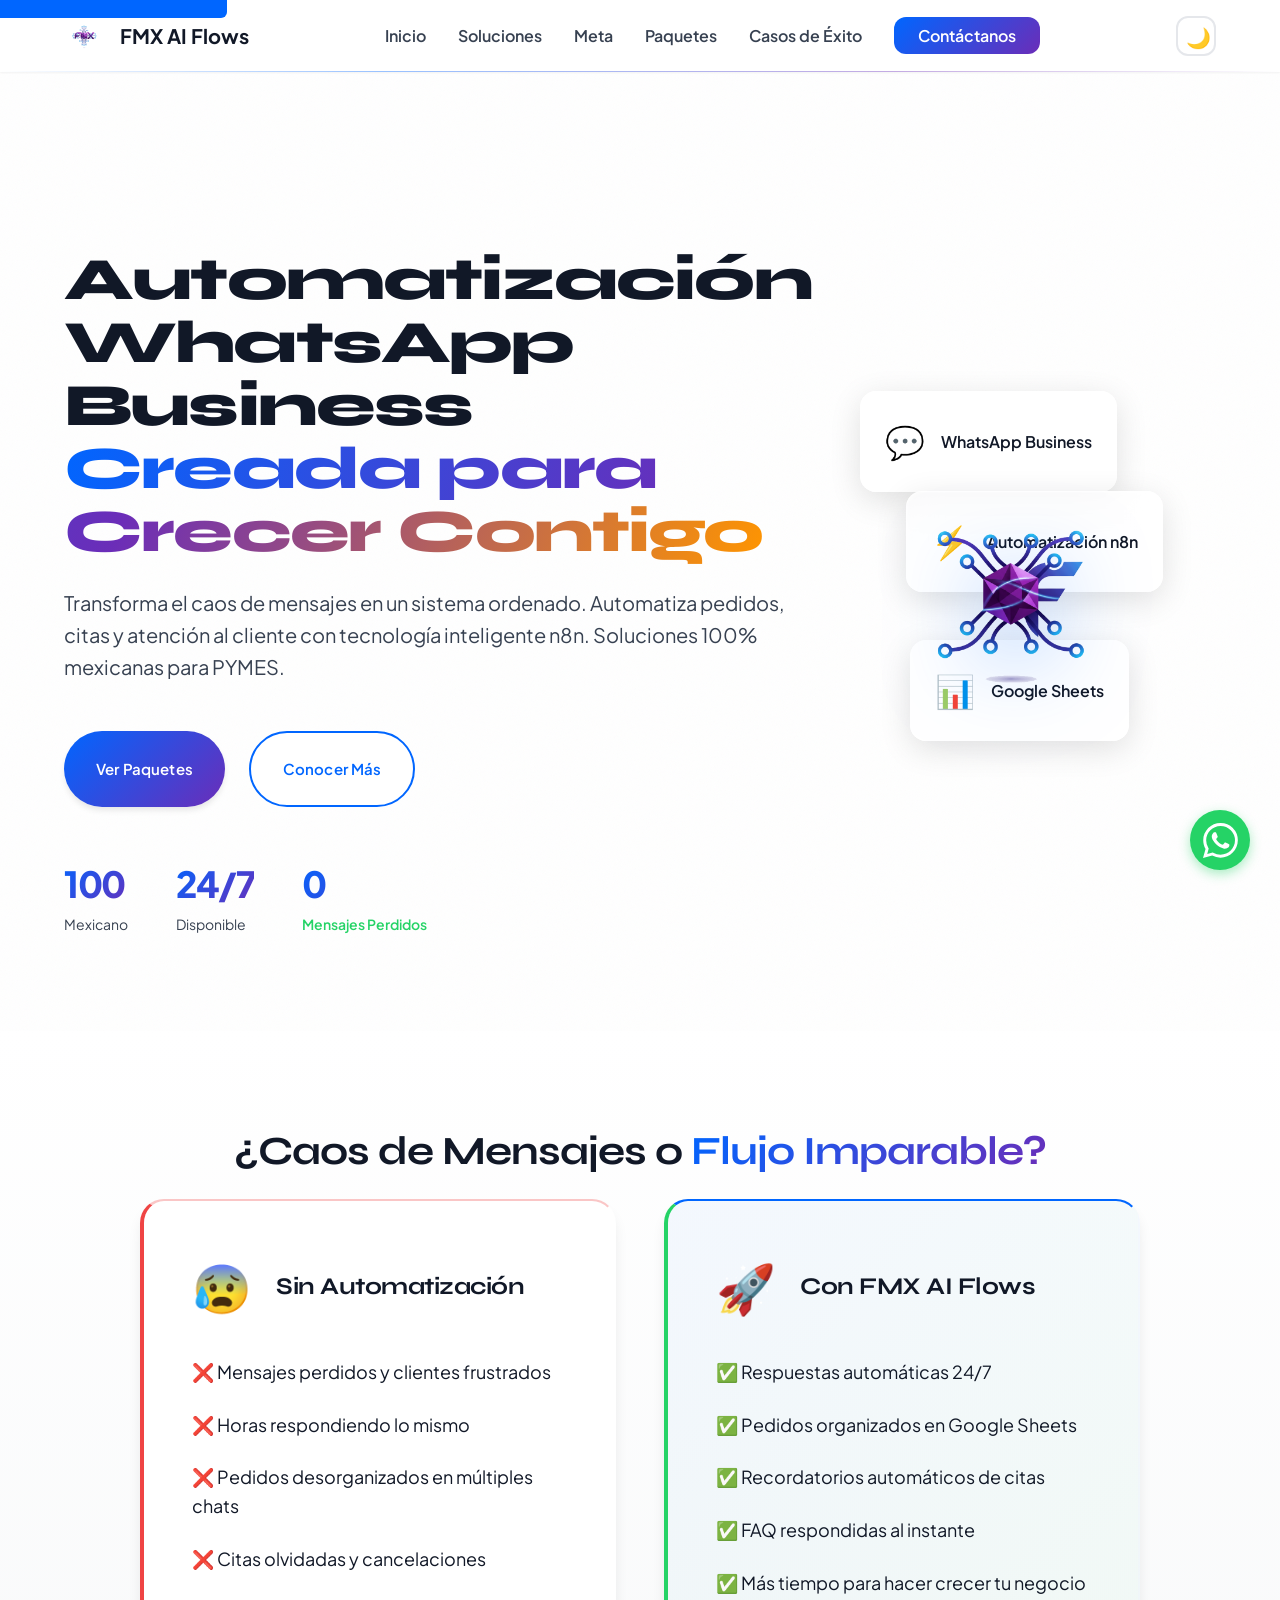
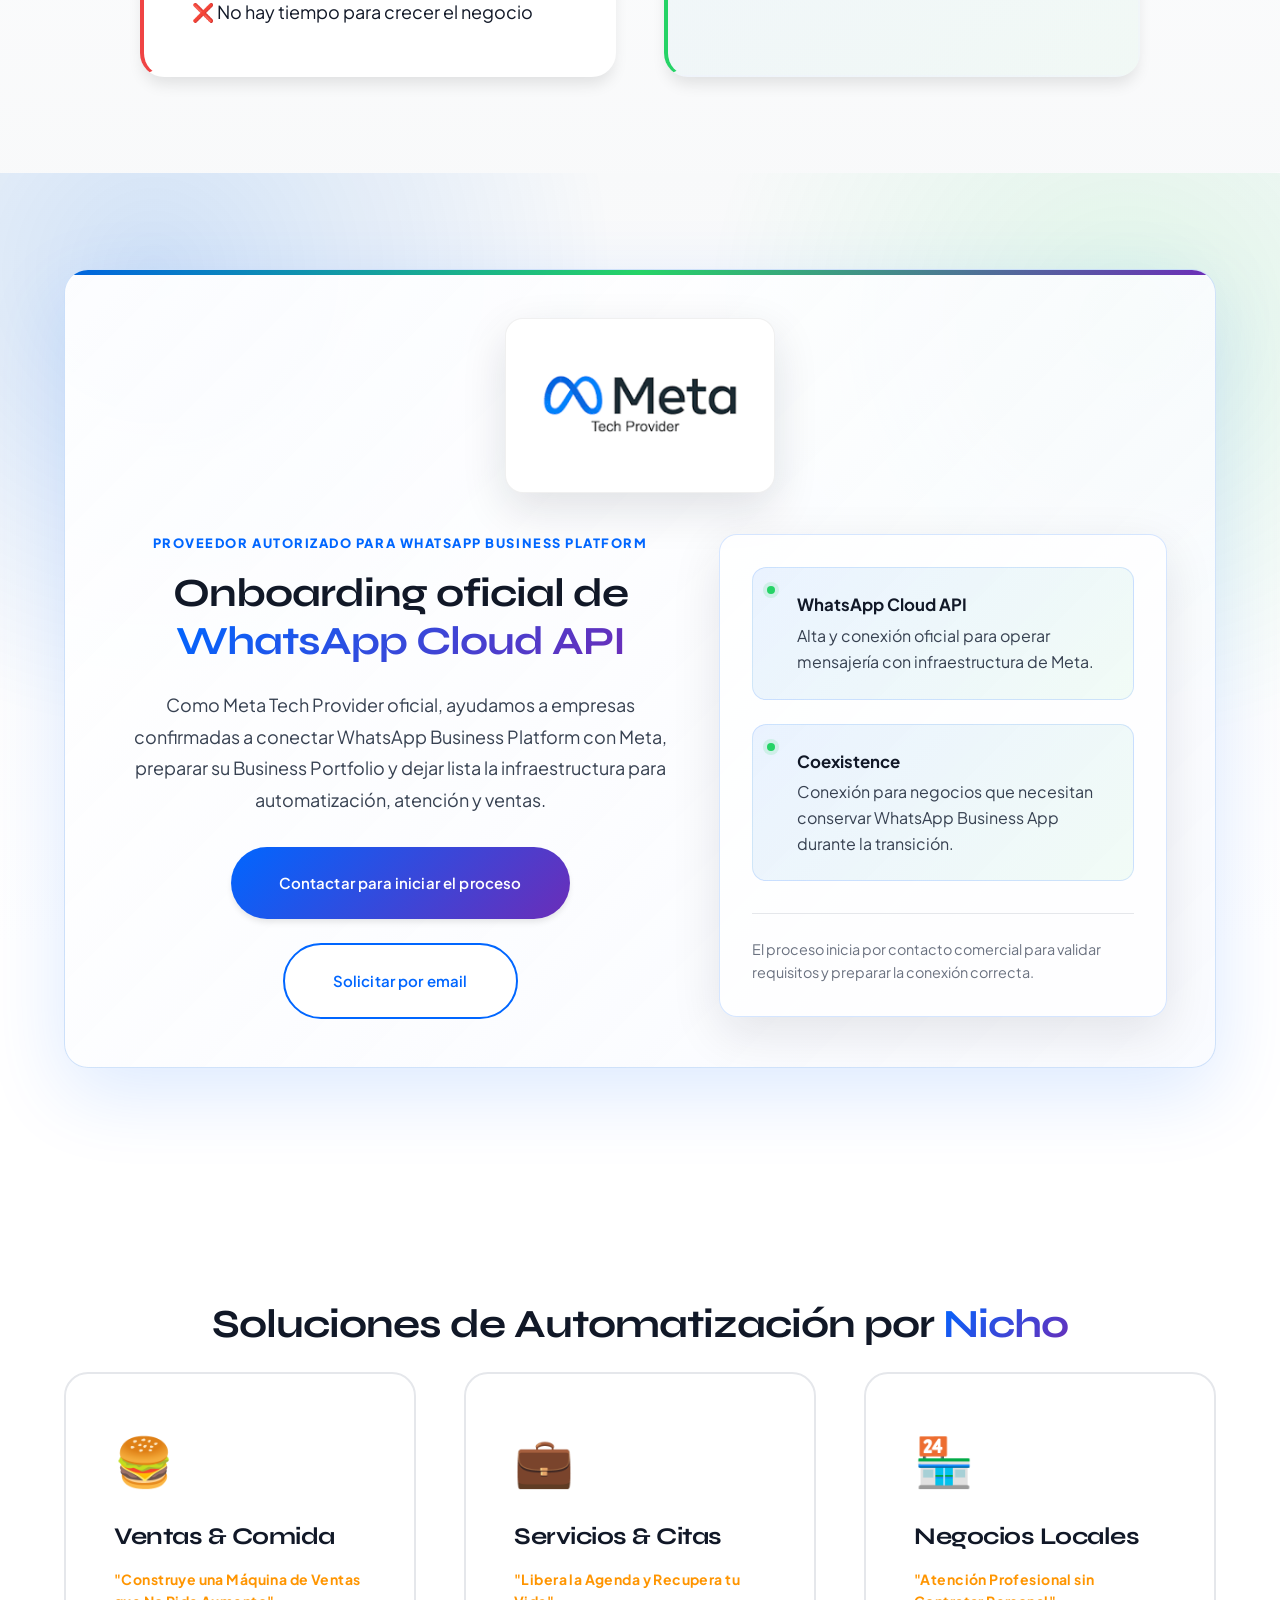
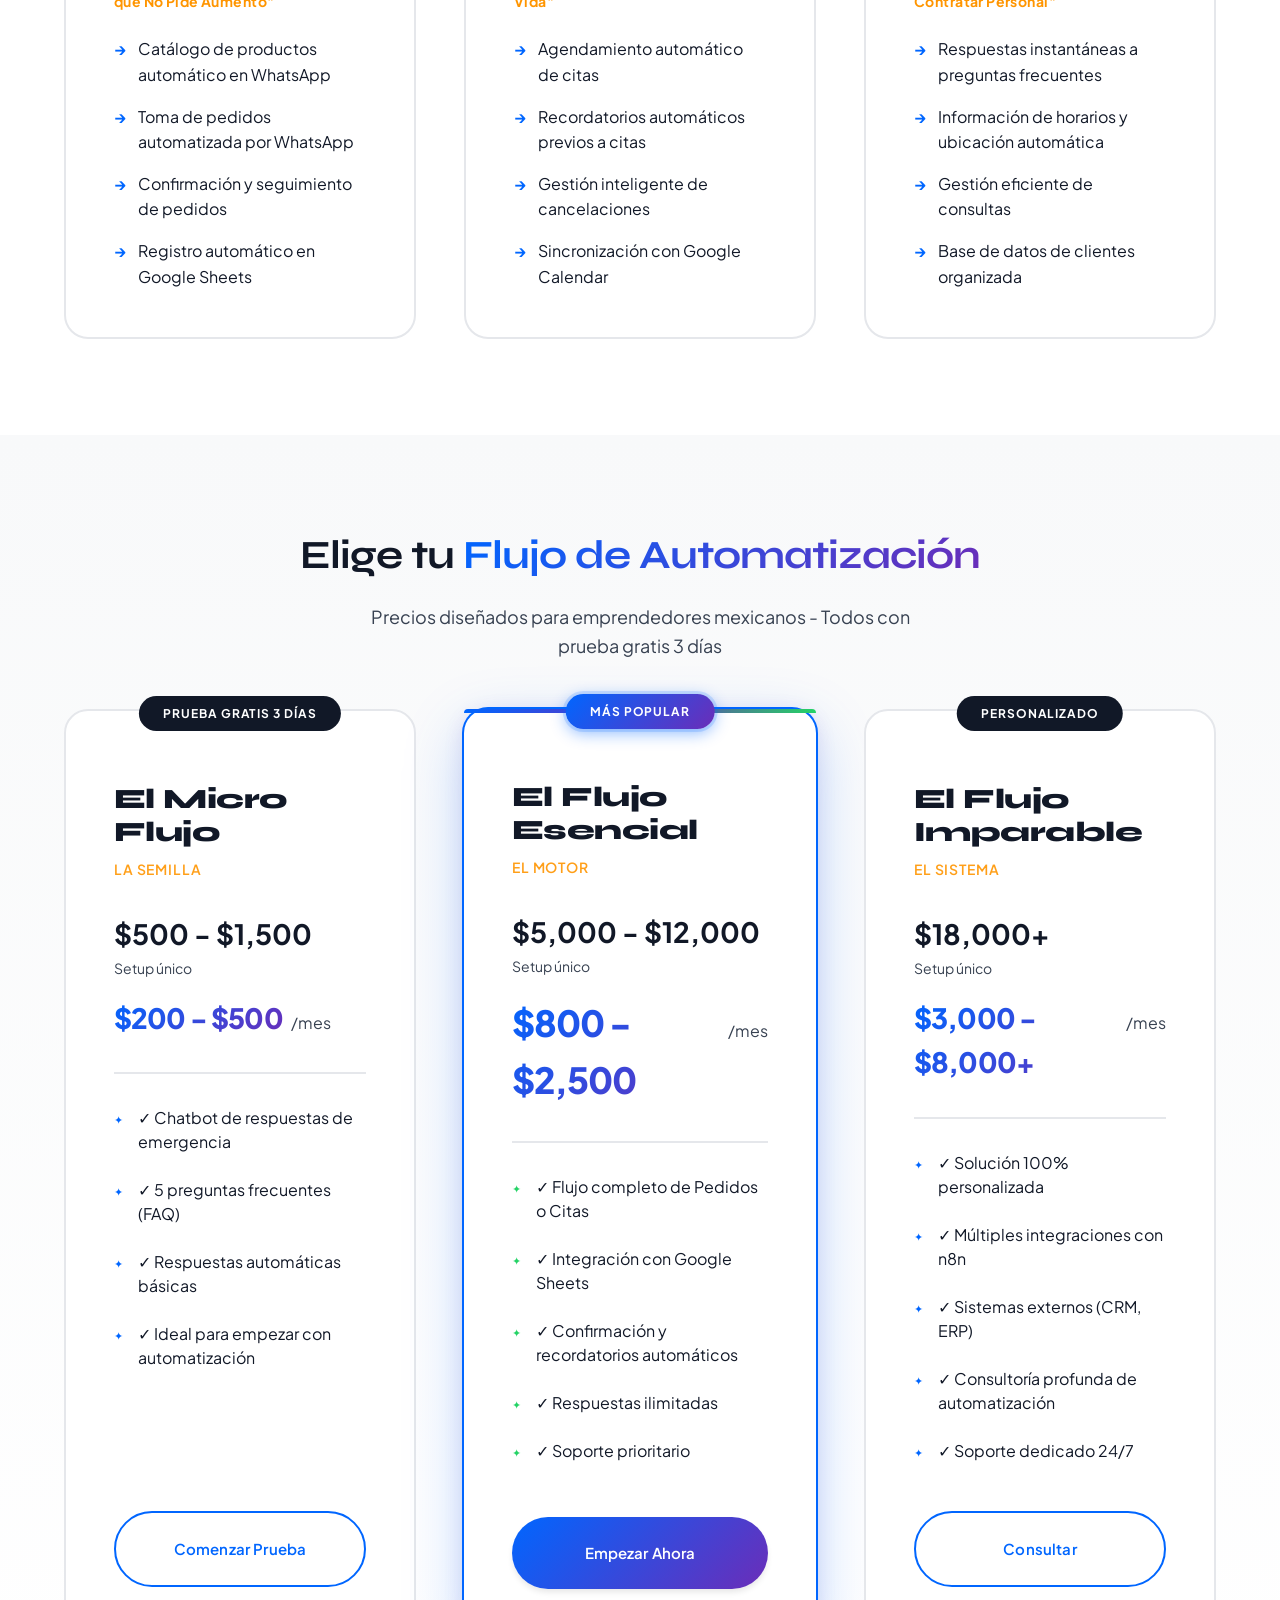
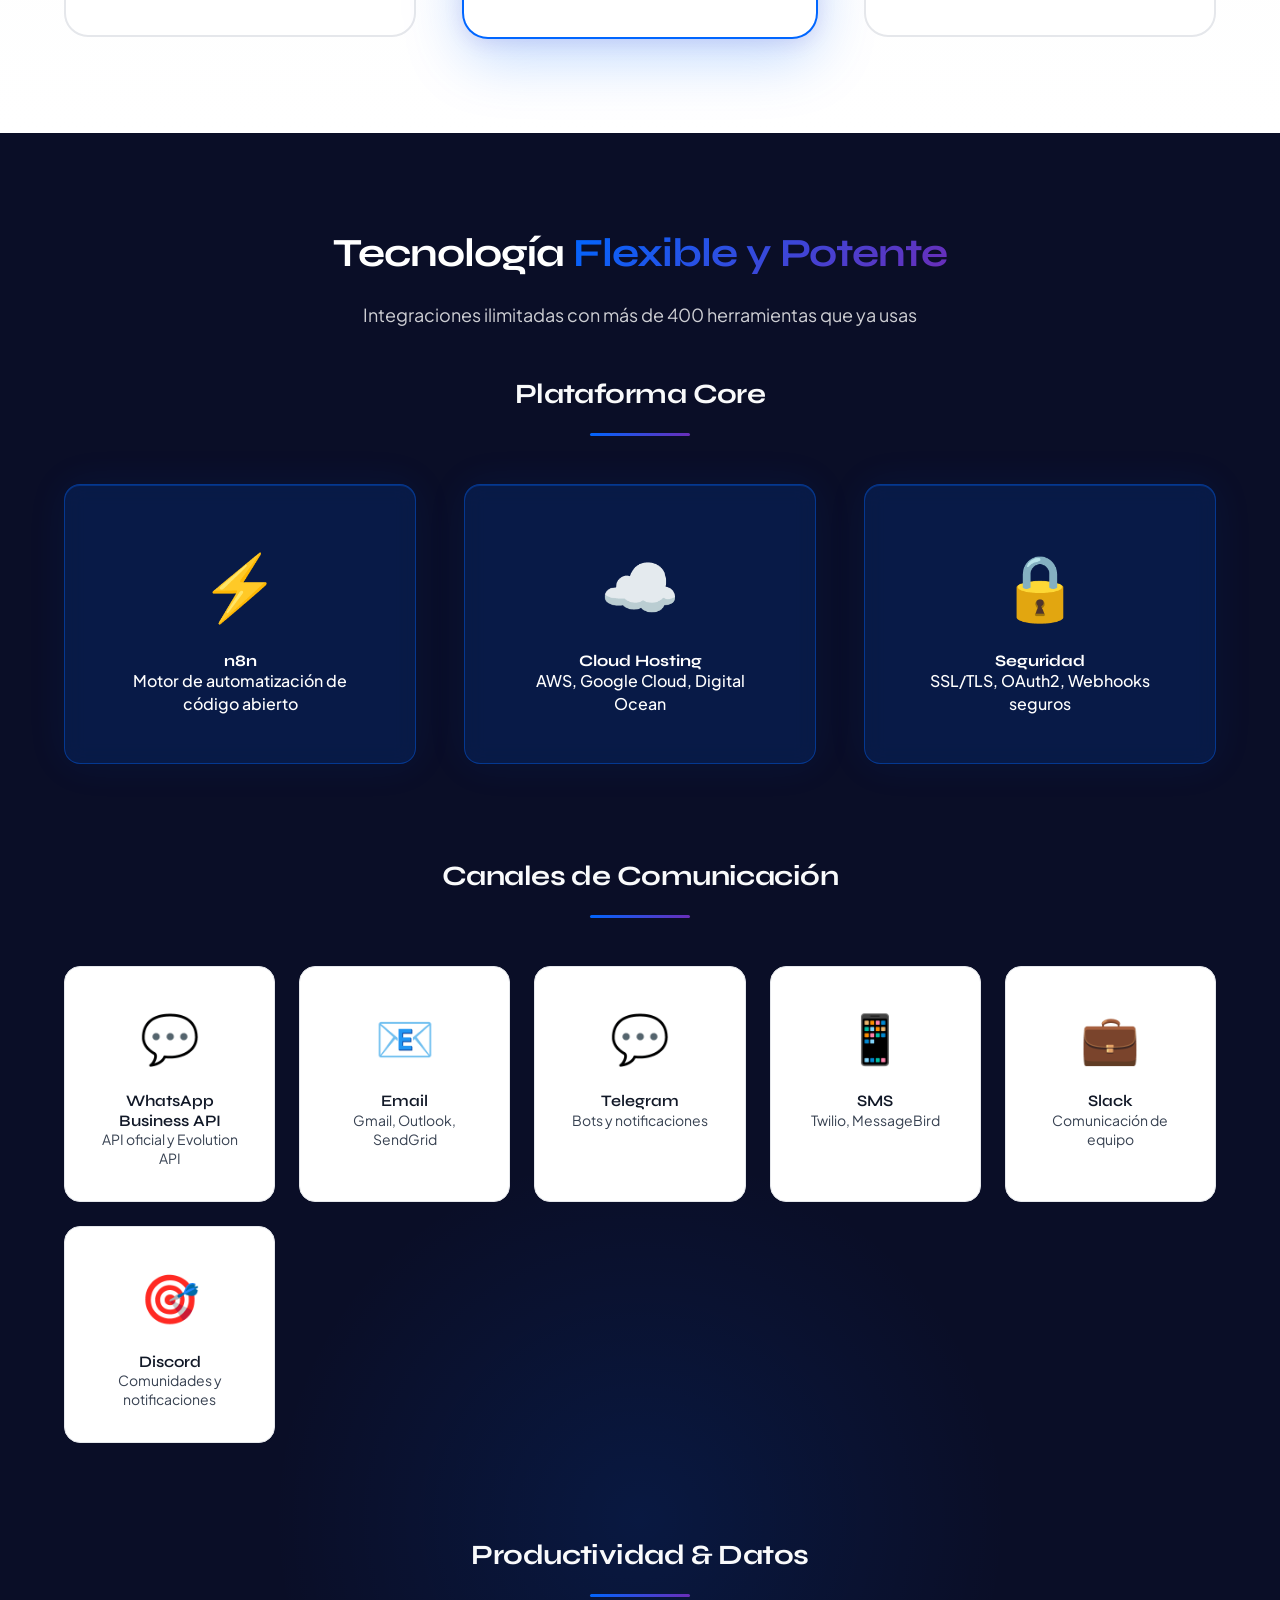
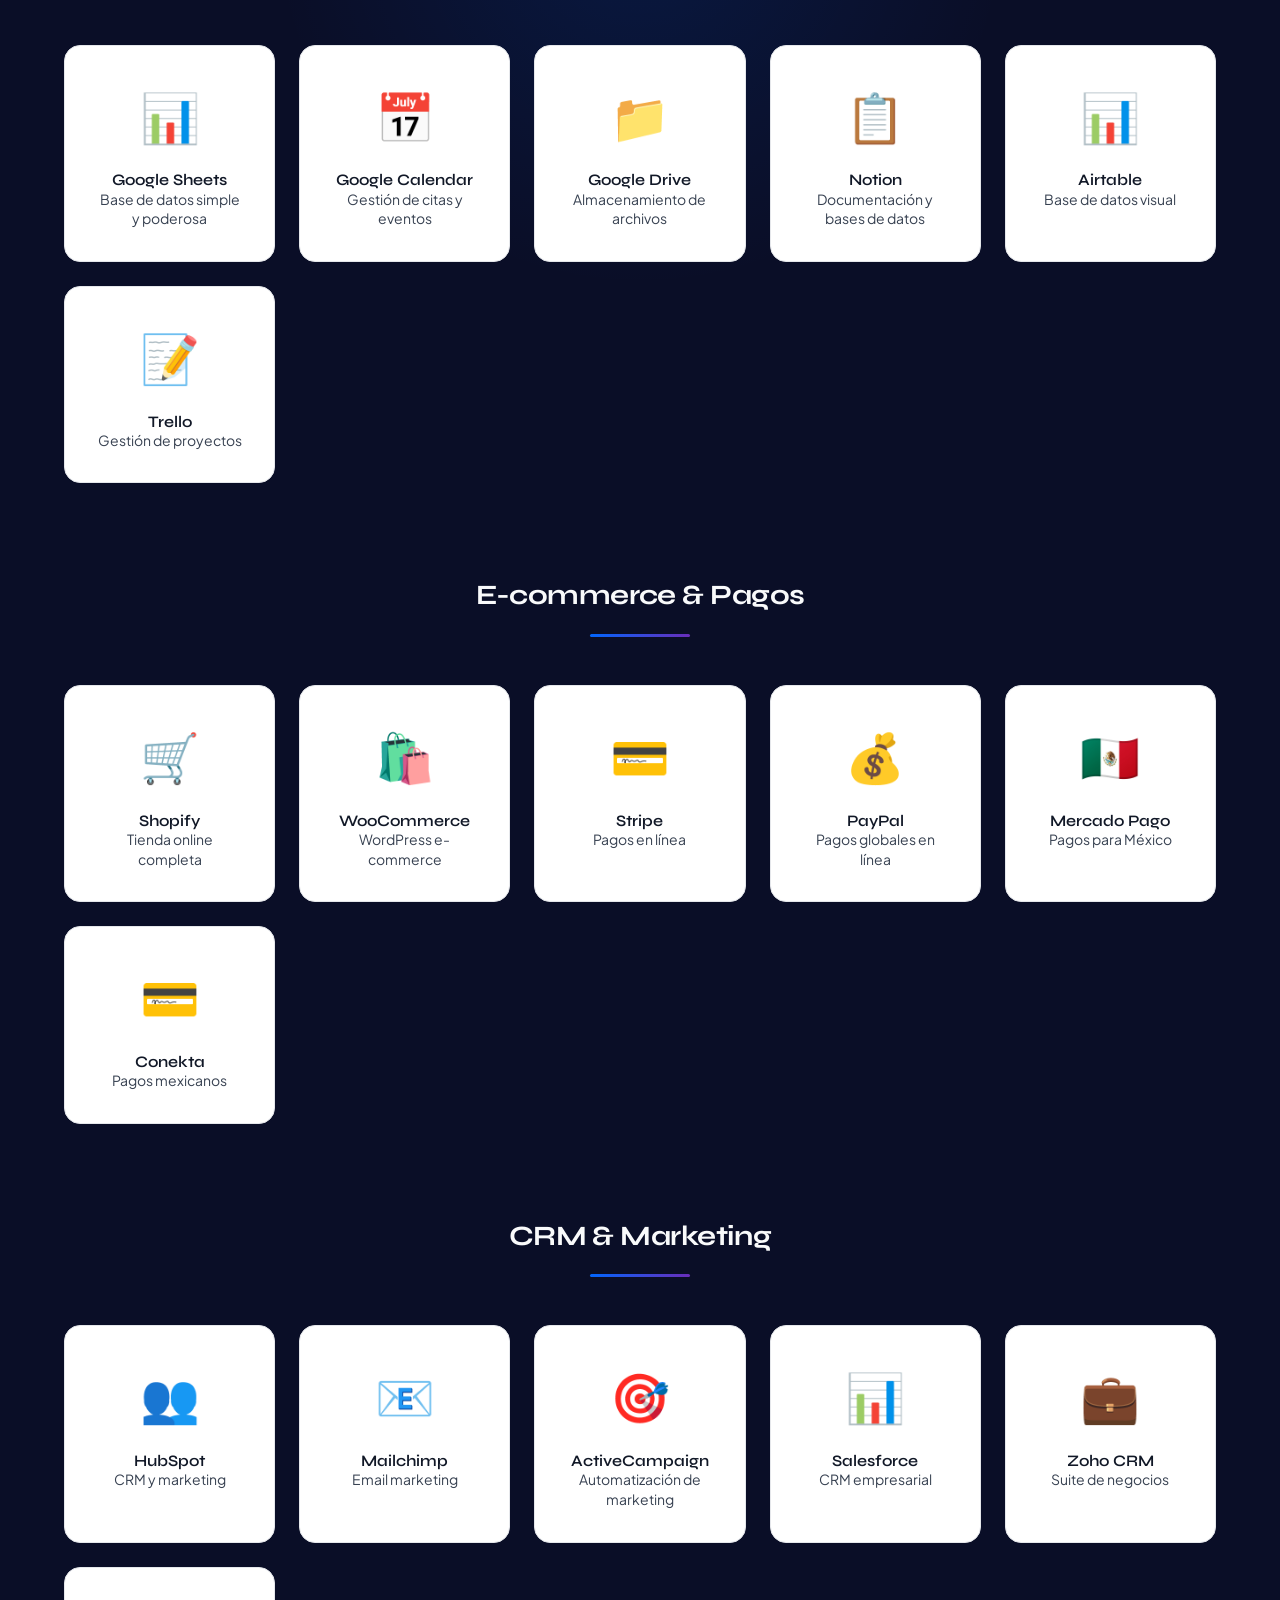
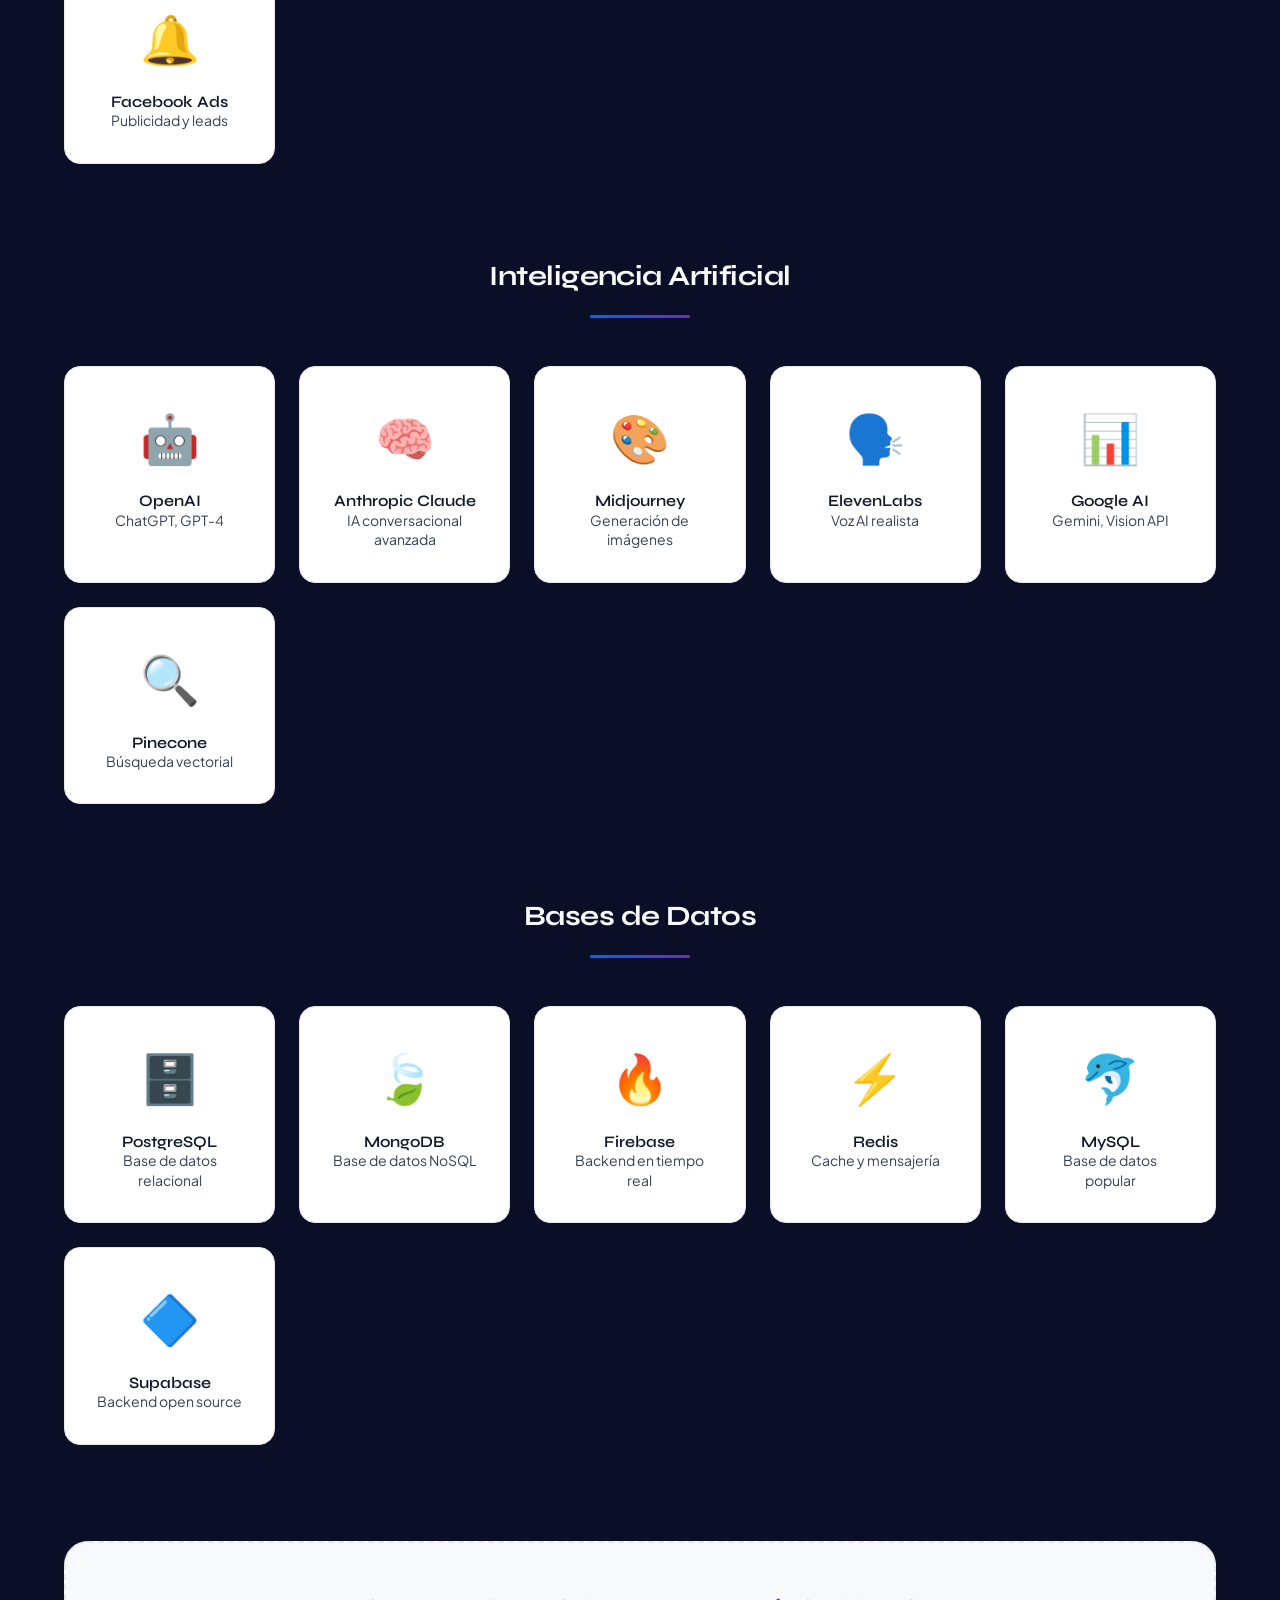
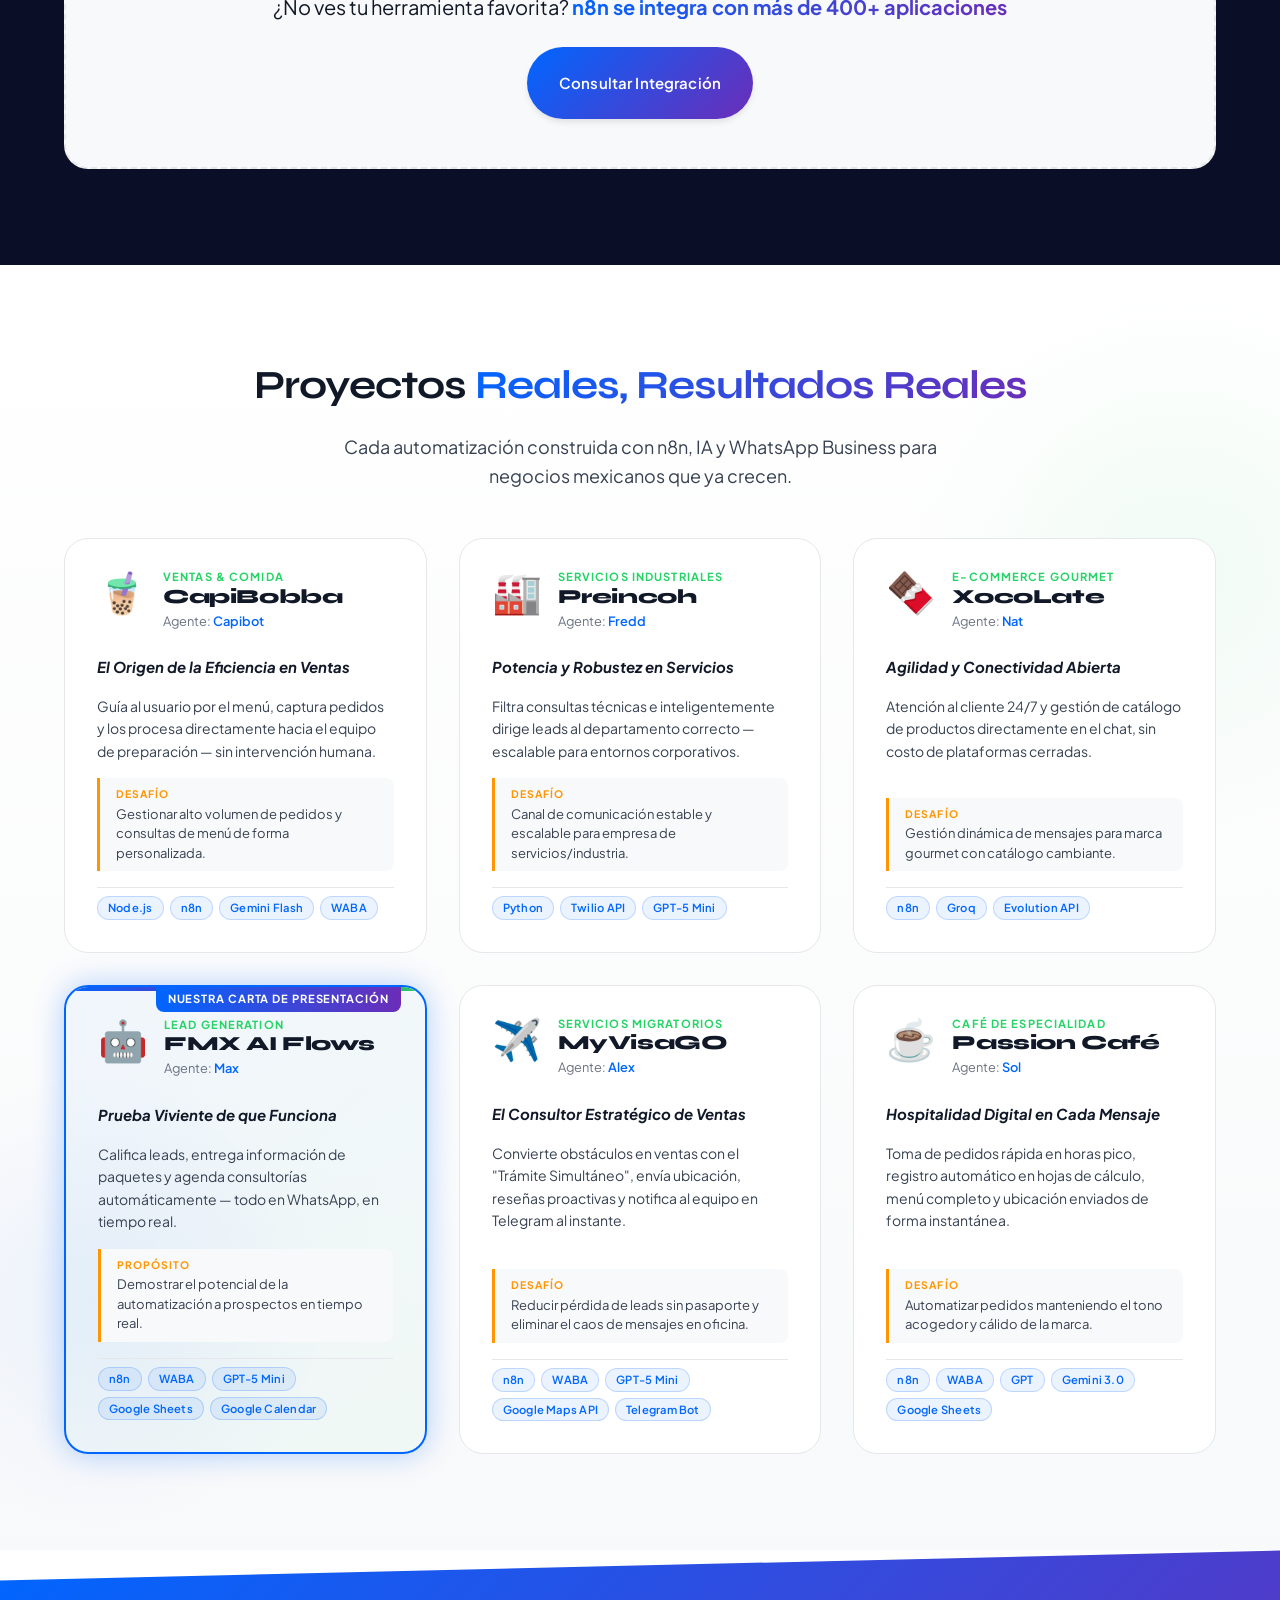
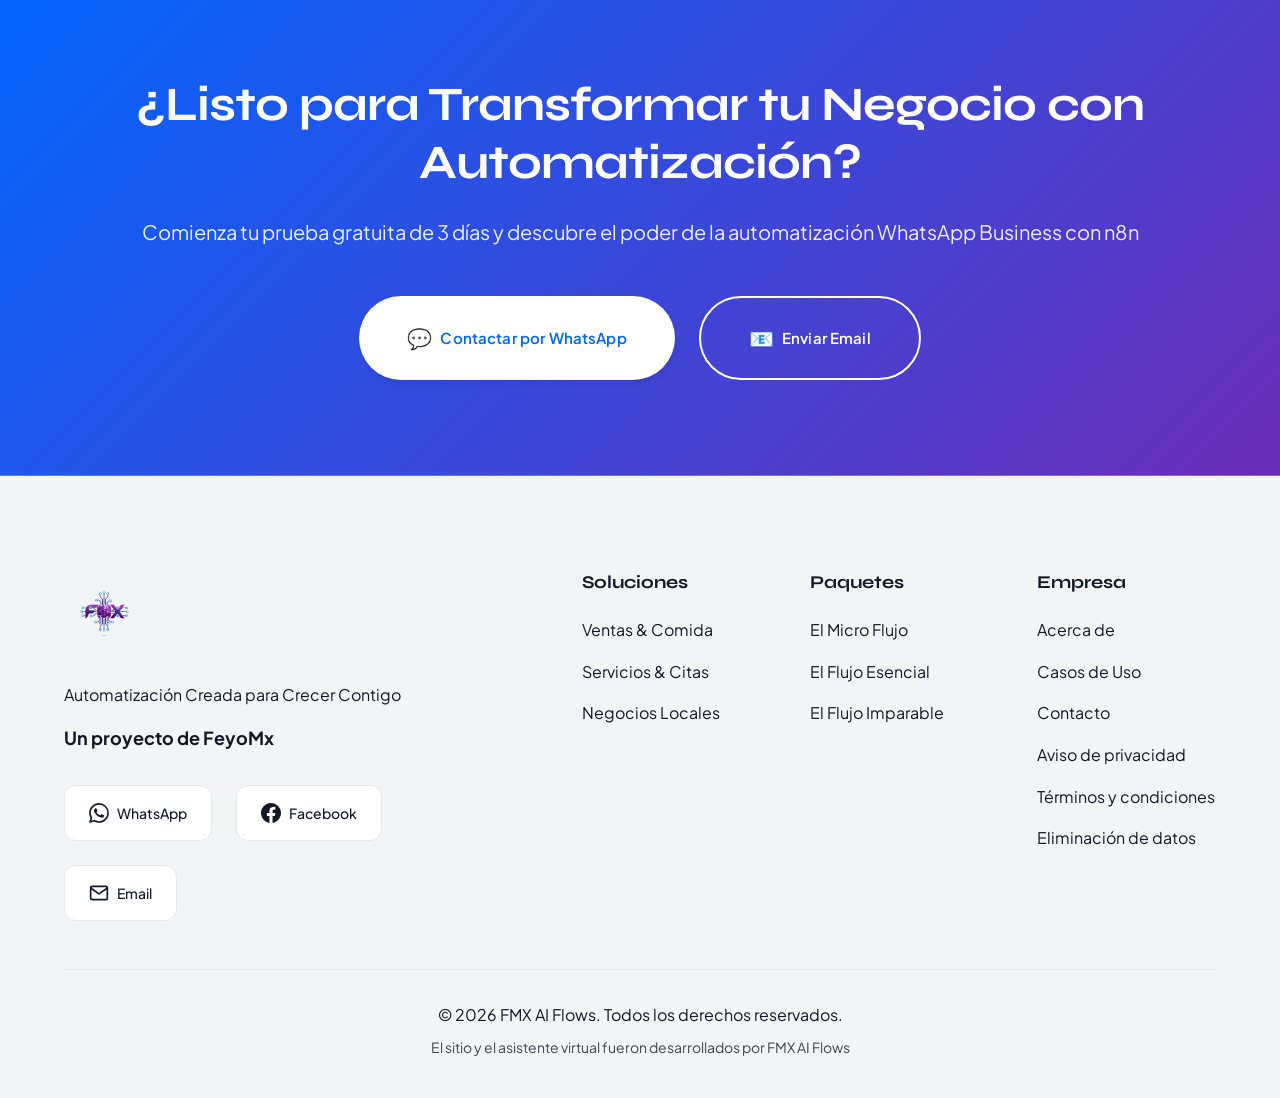
<file: index.html>
<!DOCTYPE html>
<html lang="es-MX">
<head>
    <!-- Essential Meta Tags -->
    <meta charset="UTF-8">
    <meta name="viewport" content="width=device-width, initial-scale=1.0">
    <meta http-equiv="X-UA-Compatible" content="IE=edge">

    <!-- Primary Meta Tags -->
    <title>FMX AI Flows - Automatización WhatsApp Business con n8n para Negocios en México</title>
    <meta name="title" content="FMX AI Flows - Automatización WhatsApp Business con n8n para Negocios en México">
    <meta name="description" content="Automatiza tu negocio con WhatsApp Business y n8n. Chatbots inteligentes, gestión de pedidos, citas y atención al cliente 24/7. Soluciones mexicanas desde $200/mes. Prueba gratis 3 días.">
    <meta name="keywords" content="automatización whatsapp, chatbot whatsapp méxico, n8n méxico, automatización negocios, whatsapp business api, chatbot para ventas, automatización pedidos, gestión citas automática, chatbot restaurantes, automatización pymes méxico">
    <meta name="author" content="FMX AI Flows">
    <meta name="robots" content="index, follow, max-image-preview:large, max-snippet:-1, max-video-preview:-1">
    <meta name="language" content="Spanish">
    <meta name="geo.region" content="MX">
    <meta name="geo.placename" content="México">

    <!-- Canonical URL -->
    <link rel="canonical" href="https://fmxaiflows.online/">

    <!-- Hreflang for Spanish Mexico -->
    <link rel="alternate" hreflang="es-MX" href="https://fmxaiflows.online/">
    <link rel="alternate" hreflang="es" href="https://fmxaiflows.online/">
    <link rel="alternate" hreflang="x-default" href="https://fmxaiflows.online/">

    <!-- Open Graph / Facebook -->
    <meta property="og:type" content="website">
    <meta property="og:url" content="https://fmxaiflows.online/">
    <meta property="og:title" content="FMX AI Flows - Automatización WhatsApp Business con n8n para Negocios en México">
    <meta property="og:description" content="Automatiza tu negocio con WhatsApp Business y n8n. Chatbots inteligentes, gestión de pedidos, citas y atención al cliente 24/7. Soluciones mexicanas desde $200/mes.">
    <meta property="og:image" content="https://fmxaiflows.online/fmxaiflowslogo.png">
    <meta property="og:image:width" content="1200">
    <meta property="og:image:height" content="630">
    <meta property="og:image:alt" content="FMX AI Flows - Automatización de WhatsApp Business">
    <meta property="og:site_name" content="FMX AI Flows">
    <meta property="og:locale" content="es_MX">

    <!-- Twitter Card -->
    <meta name="twitter:card" content="summary_large_image">
    <meta name="twitter:url" content="https://fmxaiflows.online/">
    <meta name="twitter:title" content="FMX AI Flows - Automatización WhatsApp Business con n8n México">
    <meta property="twitter:description" content="Automatiza tu negocio con WhatsApp Business y n8n. Chatbots inteligentes, gestión de pedidos, citas y atención 24/7. Desde $200/mes. Prueba gratis 3 días.">
    <meta property="twitter:image" content="https://fmxaiflows.online/fmxaiflowslogo.png">
    <meta property="twitter:image:alt" content="FMX AI Flows Logo">

    <!-- Additional SEO Meta Tags -->
    <meta name="theme-color" content="#FFFFFF" media="(prefers-color-scheme: light)">
    <meta name="theme-color" content="#0A0E27" media="(prefers-color-scheme: dark)">
    <meta name="mobile-web-app-capable" content="yes">
    <meta name="apple-mobile-web-app-capable" content="yes">
    <meta name="apple-mobile-web-app-status-bar-style" content="black-translucent">
    <meta name="apple-mobile-web-app-title" content="FMX AI Flows">

    <!-- Preconnect for Performance -->
    <link rel="preconnect" href="https://www.google-analytics.com">
    <link rel="dns-prefetch" href="https://www.google-analytics.com">
    <link rel="preconnect" href="https://fonts.googleapis.com">
    <link rel="preconnect" href="https://fonts.gstatic.com" crossorigin>
    <link href="https://fonts.googleapis.com/css2?family=Syne:wght@700;800&family=Plus+Jakarta+Sans:wght@400;500;600&display=swap" rel="stylesheet">

    <!-- Favicon -->
    <link rel="icon" type="image/png" href="fmxaiflowslogo.png">
    <link rel="apple-touch-icon" href="fmxaiflowslogo.png">
    <link rel="sitemap" type="application/xml" title="Sitemap" href="/sitemap.xml">

    <!-- Preload Critical Resources -->
    <link rel="preload" href="styles.css" as="style">
    <link rel="preload" href="script.js" as="script">

    <!-- Stylesheet -->
    <link rel="stylesheet" href="styles.css">

    <!-- Google Analytics 4 -->
    <script async src="https://www.googletagmanager.com/gtag/js?id=G-PS4S0P5L5M"></script>
    <script>
        window.dataLayer = window.dataLayer || [];
        function gtag(){dataLayer.push(arguments);}
        gtag('js', new Date());
        gtag('config', 'G-PS4S0P5L5M', {
            'send_page_view': true,
            'anonymize_ip': true
        });
        // Google Ads (conversion tracking)
        gtag('config', 'AW-18500259418');

        // Conversion: clic a WhatsApp (GA4 + Google Ads)
        document.addEventListener('click', function (e) {
            var link = e.target.closest && e.target.closest('a[href*="wa.me/"]');
            if (!link) return;
            gtag('event', 'whatsapp_click', {
                'link_url': link.href,
                'event_category': 'engagement'
            });
            gtag('event', 'conversion', {'send_to': 'AW-18500259418/OWgdCI-o0ZQdENqczvVE'});
        });
    </script>

    <!-- Meta Pixel Code -->
    <script>
    !function(f,b,e,v,n,t,s)
    {if(f.fbq)return;n=f.fbq=function(){n.callMethod?
    n.callMethod.apply(n,arguments):n.queue.push(arguments)};
    if(!f._fbq)f._fbq=n;n.push=n;n.loaded=!0;n.version='2.0';
    n.queue=[];t=b.createElement(e);t.async=!0;
    t.src=v;s=b.getElementsByTagName(e)[0];
    s.parentNode.insertBefore(t,s)}(window, document,'script',
    'https://connect.facebook.net/en_US/fbevents.js');
    fbq('init', '1456370152562321');
    fbq('track', 'PageView');
    </script>
    <noscript><img height="1" width="1" style="display:none"
    src="https://www.facebook.com/tr?id=1456370152562321&ev=PageView&noscript=1"
    /></noscript>
    <!-- End Meta Pixel Code -->

    <!-- Structured Data - Local Business Schema -->
    <script type="application/ld+json">
    {
      "@context": "https://schema.org",
      "@type": "LocalBusiness",
      "@id": "https://fmxaiflows.online/#organization",
      "name": "FMX AI Flows",
      "alternateName": "FMX AI Flows - Automatización WhatsApp Business",
      "url": "https://fmxaiflows.online/",
      "logo": "https://fmxaiflows.online/fmxaiflowslogo.png",
      "image": "https://fmxaiflows.online/fmxaiflowslogo.png",
      "description": "Automatización de WhatsApp Business con n8n para pequeños y medianos negocios en México. Chatbots inteligentes, gestión de pedidos, citas y atención al cliente 24/7.",
      "telephone": "+52-1-771-125-8884",
      "email": "fmxaiflows@gmail.com",
      "address": {
        "@type": "PostalAddress",
        "addressCountry": "MX",
        "addressLocality": "México"
      },
      "geo": {
        "@type": "GeoCoordinates",
        "addressCountry": "MX"
      },
      "areaServed": {
        "@type": "Country",
        "name": "México"
      },
      "priceRange": "$200 - $8000 MXN",
      "currenciesAccepted": "MXN",
      "paymentAccepted": "Cash, Credit Card, Bank Transfer",
      "openingHours": "Mo-Su 00:00-24:00",
      "sameAs": [
        "https://www.facebook.com/people/FMX-AI-Flows/61582587070234/",
        "https://wa.me/5217711258884"
      ],
      "contactPoint": {
        "@type": "ContactPoint",
        "telephone": "+52-1-771-125-8884",
        "contactType": "Customer Service",
        "areaServed": "MX",
        "availableLanguage": ["Spanish"],
        "contactOption": "TollFree"
      }
    }
    </script>

    <!-- Structured Data - Organization Schema -->
    <script type="application/ld+json">
    {
      "@context": "https://schema.org",
      "@type": "Organization",
      "name": "FMX AI Flows",
      "url": "https://fmxaiflows.online/",
      "logo": "https://fmxaiflows.online/fmxaiflowslogo.png",
      "foundingDate": "2025",
      "founders": [{
        "@type": "Person",
        "name": "FeyoMx"
      }],
      "address": {
        "@type": "PostalAddress",
        "addressCountry": "MX"
      },
      "contactPoint": {
        "@type": "ContactPoint",
        "telephone": "+52-1-771-125-8884",
        "contactType": "Sales",
        "email": "fmxaiflows@gmail.com",
        "areaServed": "MX",
        "availableLanguage": "Spanish"
      },
      "sameAs": [
        "https://www.facebook.com/people/FMX-AI-Flows/61582587070234/",
        "https://wa.me/5217711258884"
      ]
    }
    </script>

    <!-- Structured Data - Service Schema -->
    <script type="application/ld+json">
    {
      "@context": "https://schema.org",
      "@type": "Service",
      "serviceType": "Automatización de WhatsApp Business",
      "provider": {
        "@type": "LocalBusiness",
        "name": "FMX AI Flows",
        "url": "https://fmxaiflows.online/"
      },
      "areaServed": {
        "@type": "Country",
        "name": "México"
      },
      "hasOfferCatalog": {
        "@type": "OfferCatalog",
        "name": "Paquetes de Automatización",
        "itemListElement": [
          {
            "@type": "Offer",
            "itemOffered": {
              "@type": "Service",
              "name": "El Micro Flujo",
              "description": "Chatbot de respuestas de emergencia con 5 preguntas frecuentes"
            },
            "price": "200",
            "priceCurrency": "MXN",
            "priceValidUntil": "2025-12-31"
          },
          {
            "@type": "Offer",
            "itemOffered": {
              "@type": "Service",
              "name": "El Flujo Esencial",
              "description": "Flujo completo de Pedidos o Citas con integración Google Sheets"
            },
            "price": "800",
            "priceCurrency": "MXN",
            "priceValidUntil": "2025-12-31"
          },
          {
            "@type": "Offer",
            "itemOffered": {
              "@type": "Service",
              "name": "El Flujo Imparable",
              "description": "Solución 100% personalizada con múltiples integraciones"
            },
            "price": "3000",
            "priceCurrency": "MXN",
            "priceValidUntil": "2025-12-31"
          }
        ]
      }
    }
    </script>

    <!-- Structured Data - BreadcrumbList Schema -->
    <script type="application/ld+json">
    {
      "@context": "https://schema.org",
      "@type": "BreadcrumbList",
      "itemListElement": [
        {
          "@type": "ListItem",
          "position": 1,
          "name": "Inicio",
          "item": "https://fmxaiflows.online/"
        },
        {
          "@type": "ListItem",
          "position": 2,
          "name": "Soluciones",
          "item": "https://fmxaiflows.online/#soluciones"
        },
        {
          "@type": "ListItem",
          "position": 3,
          "name": "Paquetes",
          "item": "https://fmxaiflows.online/#paquetes"
        },
        {
          "@type": "ListItem",
          "position": 4,
          "name": "Contacto",
          "item": "https://fmxaiflows.online/#contacto"
        }
      ]
    }
    </script>

    <!-- Structured Data - FAQPage Schema -->
    <script type="application/ld+json">
    {
      "@context": "https://schema.org",
      "@type": "FAQPage",
      "mainEntity": [
        {
          "@type": "Question",
          "name": "¿Qué es FMX AI Flows?",
          "acceptedAnswer": {
            "@type": "Answer",
            "text": "FMX AI Flows es una empresa mexicana especializada en automatización de WhatsApp Business usando n8n. Ofrecemos chatbots inteligentes, gestión automática de pedidos, citas y atención al cliente 24/7 para pequeños y medianos negocios en México."
          }
        },
        {
          "@type": "Question",
          "name": "¿Cuánto cuesta la automatización de WhatsApp?",
          "acceptedAnswer": {
            "@type": "Answer",
            "text": "Ofrecemos tres paquetes: El Micro Flujo desde $200/mes, El Flujo Esencial desde $800/mes, y El Flujo Imparable personalizado desde $3,000/mes. Todos incluyen prueba gratuita de 3 días."
          }
        },
        {
          "@type": "Question",
          "name": "¿Qué es n8n y por qué lo usan?",
          "acceptedAnswer": {
            "@type": "Answer",
            "text": "n8n es una plataforma de automatización de código abierto que permite integrar más de 400 aplicaciones. Lo usamos porque es flexible, seguro y permite crear flujos de trabajo personalizados sin límites."
          }
        },
        {
          "@type": "Question",
          "name": "¿Ofrecen soporte técnico?",
          "acceptedAnswer": {
            "@type": "Answer",
            "text": "Sí, todos nuestros paquetes incluyen soporte técnico. El Flujo Esencial tiene soporte prioritario y El Flujo Imparable incluye soporte dedicado 24/7."
          }
        }
      ]
    }
    </script>
</head>
<body>
    <a href="#inicio" class="skip-nav">Ir al contenido principal</a>

    <!-- Navigation -->
    <nav class="navbar" role="navigation" aria-label="Navegación principal">
        <div class="container">
            <div class="nav-wrapper">
                <div class="logo">
                    <img src="fmxaiflowslogo2.png" alt="FMX AI Flows - Logotipo de automatización WhatsApp Business" width="50" height="50" loading="eager">
                    <span>FMX AI Flows</span>
                </div>
                <ul class="nav-menu">
                    <li><a href="#inicio">Inicio</a></li>
                    <li><a href="#soluciones">Soluciones</a></li>
                    <li><a href="#meta-tech-provider">Meta</a></li>
                    <li><a href="#paquetes">Paquetes</a></li>
                    <li><a href="#casos">Casos de Éxito</a></li>
                    <li><a href="#contacto" class="btn-cta">Contáctanos</a></li>
                </ul>
                <div class="nav-controls">
                    <button class="theme-toggle" aria-label="Cambiar tema" title="Cambiar entre modo claro y oscuro">
                        <span class="theme-icon">🌙</span>
                    </button>
                    <button class="menu-toggle" aria-label="Abrir menú de navegación" aria-expanded="false">
                        <span></span>
                        <span></span>
                        <span></span>
                    </button>
                </div>
            </div>
        </div>
    </nav>

    <main id="main-content">

    <!-- Hero Section -->
    <section id="inicio" class="hero">
        <div class="container">
            <div class="hero-content">
                <div class="hero-text">
                    <h1 class="hero-title">
                        Automatización WhatsApp Business <span class="gradient-text">Creada para Crecer Contigo</span>
                    </h1>
                    <p class="hero-subtitle">
                        Transforma el caos de mensajes en un sistema ordenado. Automatiza pedidos, citas y atención al cliente con tecnología inteligente n8n. Soluciones 100% mexicanas para PYMES.
                    </p>
                    <div class="hero-cta">
                        <a href="#paquetes" class="btn btn-primary">Ver Paquetes</a>
                        <a href="#soluciones" class="btn btn-secondary">Conocer Más</a>
                    </div>
                    <div class="hero-stats">
                        <div class="stat">
                            <span class="stat-number">100%</span>
                            <span class="stat-label">Mexicano</span>
                        </div>
                        <div class="stat">
                            <span class="stat-number">24/7</span>
                            <span class="stat-label">Disponible</span>
                        </div>
                        <div class="stat">
                            <span class="stat-number">0%</span>
                            <span class="stat-label">Mensajes Perdidos</span>
                        </div>
                    </div>
                </div>
                <div class="hero-image">
                    <div class="floating-card card-1">
                        <div class="card-icon" aria-hidden="true">💬</div>
                        <div class="card-text">WhatsApp Business</div>
                    </div>
                    <div class="floating-card card-2">
                        <div class="card-icon" aria-hidden="true">⚡</div>
                        <div class="card-text">Automatización n8n</div>
                    </div>
                    <div class="floating-card card-3">
                        <div class="card-icon" aria-hidden="true">📊</div>
                        <div class="card-text">Google Sheets</div>
                    </div>
                    <img src="fmxaiflowslogo.png" alt="FMX AI Flows - Plataforma de automatización WhatsApp con n8n" class="hero-logo" width="300" height="300" loading="eager" fetchpriority="high">
                </div>
            </div>
        </div>
        <div class="hero-background" aria-hidden="true">
            <div class="gradient-orb orb-1"></div>
            <div class="gradient-orb orb-2"></div>
        </div>
    </section>

    <!-- Comparison Section -->
    <section class="comparison">
        <div class="container">
            <h2 class="section-title">¿Caos de Mensajes o <span class="gradient-text">Flujo Imparable?</span></h2>
            <div class="comparison-grid">
                <article class="comparison-card chaos">
                    <div class="comparison-header">
                        <span class="comparison-icon" aria-hidden="true">😰</span>
                        <h3>Sin Automatización</h3>
                    </div>
                    <ul class="comparison-list">
                        <li>❌ Mensajes perdidos y clientes frustrados</li>
                        <li>❌ Horas respondiendo lo mismo</li>
                        <li>❌ Pedidos desorganizados en múltiples chats</li>
                        <li>❌ Citas olvidadas y cancelaciones</li>
                        <li>❌ No hay tiempo para crecer el negocio</li>
                    </ul>
                </article>
                <article class="comparison-card flow">
                    <div class="comparison-header">
                        <span class="comparison-icon" aria-hidden="true">🚀</span>
                        <h3>Con FMX AI Flows</h3>
                    </div>
                    <ul class="comparison-list">
                        <li>✅ Respuestas automáticas 24/7</li>
                        <li>✅ Pedidos organizados en Google Sheets</li>
                        <li>✅ Recordatorios automáticos de citas</li>
                        <li>✅ FAQ respondidas al instante</li>
                        <li>✅ Más tiempo para hacer crecer tu negocio</li>
                    </ul>
                </article>
            </div>
        </div>
    </section>

    <!-- Meta Tech Provider Section -->
    <section id="meta-tech-provider" class="meta-provider-section">
        <div class="container">
            <div class="meta-provider-card">
                <div class="meta-provider-logo-wrap">
                    <img src="metatechprovider.png" alt="Meta Tech Provider" class="meta-provider-logo" width="240" height="111" loading="lazy">
                </div>
                <div class="meta-provider-content">
                    <p class="meta-provider-kicker">Proveedor autorizado para WhatsApp Business Platform</p>
                    <h2 class="section-title">Onboarding oficial de <span class="gradient-text">WhatsApp Cloud API</span></h2>
                    <p class="meta-provider-copy">
                        Como Meta Tech Provider oficial, ayudamos a empresas confirmadas a conectar WhatsApp Business Platform con Meta, preparar su Business Portfolio y dejar lista la infraestructura para automatización, atención y ventas.
                    </p>
                    <div class="meta-provider-actions">
                        <a href="https://wa.me/5217711258884?text=Hola%2C%20quiero%20iniciar%20el%20proceso%20de%20onboarding%20oficial%20de%20WhatsApp%20Cloud%20API%20con%20FMX%20AI%20Flows" class="btn btn-primary btn-large" target="_blank" rel="noopener noreferrer">
                            Contactar para iniciar el proceso
                        </a>
                        <a href="mailto:fmxaiflows@gmail.com?subject=Onboarding%20WhatsApp%20Cloud%20API%20con%20Meta&body=Hola%20FMX%20AI%20Flows%2C%20quiero%20iniciar%20el%20proceso%20de%20onboarding%20oficial%20de%20WhatsApp%20Business%20Platform." class="btn btn-secondary btn-large">
                            Solicitar por email
                        </a>
                    </div>
                </div>

                <div class="meta-provider-panel" aria-label="Capacidades de onboarding Meta">
                    <ul class="meta-provider-list">
                        <li>
                            <strong>WhatsApp Cloud API</strong>
                            <span>Alta y conexión oficial para operar mensajería con infraestructura de Meta.</span>
                        </li>
                        <li>
                            <strong>Coexistence</strong>
                            <span>Conexión para negocios que necesitan conservar WhatsApp Business App durante la transición.</span>
                        </li>
                    </ul>
                    <p class="meta-provider-note">El proceso inicia por contacto comercial para validar requisitos y preparar la conexión correcta.</p>
                </div>
            </div>
        </div>
    </section>

    <!-- Solutions Section -->
    <section id="soluciones" class="solutions">
        <div class="container">
            <h2 class="section-title">Soluciones de Automatización por <span class="gradient-text">Nicho</span></h2>
            <div class="solutions-grid">
                <article class="solution-card">
                    <div class="solution-icon" aria-hidden="true">🍔</div>
                    <h3>Ventas & Comida</h3>
                    <p class="solution-tagline">"Construye una Máquina de Ventas que No Pide Aumento"</p>
                    <ul class="solution-features">
                        <li>Catálogo de productos automático en WhatsApp</li>
                        <li>Toma de pedidos automatizada por WhatsApp</li>
                        <li>Confirmación y seguimiento de pedidos</li>
                        <li>Registro automático en Google Sheets</li>
                    </ul>
                </article>
                <article class="solution-card">
                    <div class="solution-icon" aria-hidden="true">💼</div>
                    <h3>Servicios & Citas</h3>
                    <p class="solution-tagline">"Libera la Agenda y Recupera tu Vida"</p>
                    <ul class="solution-features">
                        <li>Agendamiento automático de citas</li>
                        <li>Recordatorios automáticos previos a citas</li>
                        <li>Gestión inteligente de cancelaciones</li>
                        <li>Sincronización con Google Calendar</li>
                    </ul>
                </article>
                <article class="solution-card">
                    <div class="solution-icon" aria-hidden="true">🏪</div>
                    <h3>Negocios Locales</h3>
                    <p class="solution-tagline">"Atención Profesional sin Contratar Personal"</p>
                    <ul class="solution-features">
                        <li>Respuestas instantáneas a preguntas frecuentes</li>
                        <li>Información de horarios y ubicación automática</li>
                        <li>Gestión eficiente de consultas</li>
                        <li>Base de datos de clientes organizada</li>
                    </ul>
                </article>
            </div>
        </div>
    </section>

    <!-- Pricing Section -->
    <section id="paquetes" class="pricing">
        <div class="container">
            <h2 class="section-title">Elige tu <span class="gradient-text">Flujo de Automatización</span></h2>
            <p class="section-subtitle">Precios diseñados para emprendedores mexicanos - Todos con prueba gratis 3 días</p>
            <div class="pricing-grid">
                <!-- Micro Flujo -->
                <article class="pricing-card" itemscope itemtype="https://schema.org/Offer">
                    <div class="pricing-badge">Prueba Gratis 3 Días</div>
                    <h3 class="pricing-title" itemprop="name">El Micro Flujo</h3>
                    <p class="pricing-subtitle">La Semilla</p>
                    <div class="pricing-price">
                        <span class="price-setup">$500 - $1,500</span>
                        <span class="price-label">Setup único</span>
                    </div>
                    <div class="pricing-monthly">
                        <span class="price-amount" itemprop="price">$200 - $500</span>
                        <span class="price-period">/mes</span>
                        <meta itemprop="priceCurrency" content="MXN">
                    </div>
                    <ul class="pricing-features">
                        <li>✓ Chatbot de respuestas de emergencia</li>
                        <li>✓ 5 preguntas frecuentes (FAQ)</li>
                        <li>✓ Respuestas automáticas básicas</li>
                        <li>✓ Ideal para empezar con automatización</li>
                    </ul>
                    <a href="#contacto" class="btn btn-outline" itemprop="url">Comenzar Prueba</a>
                </article>

                <!-- Flujo Esencial -->
                <article class="pricing-card featured" itemscope itemtype="https://schema.org/Offer">
                    <div class="pricing-badge popular">Más Popular</div>
                    <h3 class="pricing-title" itemprop="name">El Flujo Esencial</h3>
                    <p class="pricing-subtitle">El Motor</p>
                    <div class="pricing-price">
                        <span class="price-setup">$5,000 - $12,000</span>
                        <span class="price-label">Setup único</span>
                    </div>
                    <div class="pricing-monthly">
                        <span class="price-amount" itemprop="price">$800 - $2,500</span>
                        <span class="price-period">/mes</span>
                        <meta itemprop="priceCurrency" content="MXN">
                    </div>
                    <ul class="pricing-features">
                        <li>✓ Flujo completo de Pedidos o Citas</li>
                        <li>✓ Integración con Google Sheets</li>
                        <li>✓ Confirmación y recordatorios automáticos</li>
                        <li>✓ Respuestas ilimitadas</li>
                        <li>✓ Soporte prioritario</li>
                    </ul>
                    <a href="#contacto" class="btn btn-primary" itemprop="url">Empezar Ahora</a>
                </article>

                <!-- Flujo Imparable -->
                <article class="pricing-card" itemscope itemtype="https://schema.org/Offer">
                    <div class="pricing-badge">Personalizado</div>
                    <h3 class="pricing-title" itemprop="name">El Flujo Imparable</h3>
                    <p class="pricing-subtitle">El Sistema</p>
                    <div class="pricing-price">
                        <span class="price-setup">$18,000+</span>
                        <span class="price-label">Setup único</span>
                    </div>
                    <div class="pricing-monthly">
                        <span class="price-amount" itemprop="price">$3,000 - $8,000+</span>
                        <span class="price-period">/mes</span>
                        <meta itemprop="priceCurrency" content="MXN">
                    </div>
                    <ul class="pricing-features">
                        <li>✓ Solución 100% personalizada</li>
                        <li>✓ Múltiples integraciones con n8n</li>
                        <li>✓ Sistemas externos (CRM, ERP)</li>
                        <li>✓ Consultoría profunda de automatización</li>
                        <li>✓ Soporte dedicado 24/7</li>
                    </ul>
                    <a href="#contacto" class="btn btn-outline" itemprop="url">Consultar</a>
                </article>
            </div>
        </div>
    </section>

    <!-- Technology Stack Section -->
    <section class="tech-stack">
        <div class="container">
            <h2 class="section-title">Tecnología <span class="gradient-text">Flexible y Potente</span></h2>
            <p class="section-subtitle">Integraciones ilimitadas con más de 400 herramientas que ya usas</p>

            <!-- Core Technologies -->
            <div class="tech-category">
                <h3 class="tech-category-title">Plataforma Core</h3>
                <div class="tech-grid-core">
                    <article class="tech-card featured-tech">
                        <div class="tech-icon" aria-hidden="true">⚡</div>
                        <h4>n8n</h4>
                        <p>Motor de automatización de código abierto</p>
                    </article>
                    <article class="tech-card featured-tech">
                        <div class="tech-icon" aria-hidden="true">☁️</div>
                        <h4>Cloud Hosting</h4>
                        <p>AWS, Google Cloud, Digital Ocean</p>
                    </article>
                    <article class="tech-card featured-tech">
                        <div class="tech-icon" aria-hidden="true">🔒</div>
                        <h4>Seguridad</h4>
                        <p>SSL/TLS, OAuth2, Webhooks seguros</p>
                    </article>
                </div>
            </div>

            <!-- Communication Channels -->
            <div class="tech-category">
                <h3 class="tech-category-title">Canales de Comunicación</h3>
                <div class="tech-grid">
                    <article class="tech-card">
                        <div class="tech-icon" aria-hidden="true">💬</div>
                        <h4>WhatsApp Business API</h4>
                        <p>API oficial y Evolution API</p>
                    </article>
                    <article class="tech-card">
                        <div class="tech-icon" aria-hidden="true">📧</div>
                        <h4>Email</h4>
                        <p>Gmail, Outlook, SendGrid</p>
                    </article>
                    <article class="tech-card">
                        <div class="tech-icon" aria-hidden="true">💬</div>
                        <h4>Telegram</h4>
                        <p>Bots y notificaciones</p>
                    </article>
                    <article class="tech-card">
                        <div class="tech-icon" aria-hidden="true">📱</div>
                        <h4>SMS</h4>
                        <p>Twilio, MessageBird</p>
                    </article>
                    <article class="tech-card">
                        <div class="tech-icon" aria-hidden="true">💼</div>
                        <h4>Slack</h4>
                        <p>Comunicación de equipo</p>
                    </article>
                    <article class="tech-card">
                        <div class="tech-icon" aria-hidden="true">🎯</div>
                        <h4>Discord</h4>
                        <p>Comunidades y notificaciones</p>
                    </article>
                </div>
            </div>

            <!-- Productivity Tools -->
            <div class="tech-category">
                <h3 class="tech-category-title">Productividad & Datos</h3>
                <div class="tech-grid">
                    <article class="tech-card">
                        <div class="tech-icon" aria-hidden="true">📊</div>
                        <h4>Google Sheets</h4>
                        <p>Base de datos simple y poderosa</p>
                    </article>
                    <article class="tech-card">
                        <div class="tech-icon" aria-hidden="true">📅</div>
                        <h4>Google Calendar</h4>
                        <p>Gestión de citas y eventos</p>
                    </article>
                    <article class="tech-card">
                        <div class="tech-icon" aria-hidden="true">📁</div>
                        <h4>Google Drive</h4>
                        <p>Almacenamiento de archivos</p>
                    </article>
                    <article class="tech-card">
                        <div class="tech-icon" aria-hidden="true">📋</div>
                        <h4>Notion</h4>
                        <p>Documentación y bases de datos</p>
                    </article>
                    <article class="tech-card">
                        <div class="tech-icon" aria-hidden="true">📊</div>
                        <h4>Airtable</h4>
                        <p>Base de datos visual</p>
                    </article>
                    <article class="tech-card">
                        <div class="tech-icon" aria-hidden="true">📝</div>
                        <h4>Trello</h4>
                        <p>Gestión de proyectos</p>
                    </article>
                </div>
            </div>

            <!-- E-commerce & Payments -->
            <div class="tech-category">
                <h3 class="tech-category-title">E-commerce & Pagos</h3>
                <div class="tech-grid">
                    <article class="tech-card">
                        <div class="tech-icon" aria-hidden="true">🛒</div>
                        <h4>Shopify</h4>
                        <p>Tienda online completa</p>
                    </article>
                    <article class="tech-card">
                        <div class="tech-icon" aria-hidden="true">🛍️</div>
                        <h4>WooCommerce</h4>
                        <p>WordPress e-commerce</p>
                    </article>
                    <article class="tech-card">
                        <div class="tech-icon" aria-hidden="true">💳</div>
                        <h4>Stripe</h4>
                        <p>Pagos en línea</p>
                    </article>
                    <article class="tech-card">
                        <div class="tech-icon" aria-hidden="true">💰</div>
                        <h4>PayPal</h4>
                        <p>Pagos globales en línea</p>
                    </article>
                    <article class="tech-card">
                        <div class="tech-icon" aria-hidden="true">🇲🇽</div>
                        <h4>Mercado Pago</h4>
                        <p>Pagos para México</p>
                    </article>
                    <article class="tech-card">
                        <div class="tech-icon" aria-hidden="true">💳</div>
                        <h4>Conekta</h4>
                        <p>Pagos mexicanos</p>
                    </article>
                </div>
            </div>

            <!-- CRM & Marketing -->
            <div class="tech-category">
                <h3 class="tech-category-title">CRM & Marketing</h3>
                <div class="tech-grid">
                    <article class="tech-card">
                        <div class="tech-icon" aria-hidden="true">👥</div>
                        <h4>HubSpot</h4>
                        <p>CRM y marketing</p>
                    </article>
                    <article class="tech-card">
                        <div class="tech-icon" aria-hidden="true">📧</div>
                        <h4>Mailchimp</h4>
                        <p>Email marketing</p>
                    </article>
                    <article class="tech-card">
                        <div class="tech-icon" aria-hidden="true">🎯</div>
                        <h4>ActiveCampaign</h4>
                        <p>Automatización de marketing</p>
                    </article>
                    <article class="tech-card">
                        <div class="tech-icon" aria-hidden="true">📊</div>
                        <h4>Salesforce</h4>
                        <p>CRM empresarial</p>
                    </article>
                    <article class="tech-card">
                        <div class="tech-icon" aria-hidden="true">💼</div>
                        <h4>Zoho CRM</h4>
                        <p>Suite de negocios</p>
                    </article>
                    <article class="tech-card">
                        <div class="tech-icon" aria-hidden="true">🔔</div>
                        <h4>Facebook Ads</h4>
                        <p>Publicidad y leads</p>
                    </article>
                </div>
            </div>

            <!-- AI & Advanced -->
            <div class="tech-category">
                <h3 class="tech-category-title">Inteligencia Artificial</h3>
                <div class="tech-grid">
                    <article class="tech-card">
                        <div class="tech-icon" aria-hidden="true">🤖</div>
                        <h4>OpenAI</h4>
                        <p>ChatGPT, GPT-4</p>
                    </article>
                    <article class="tech-card">
                        <div class="tech-icon" aria-hidden="true">🧠</div>
                        <h4>Anthropic Claude</h4>
                        <p>IA conversacional avanzada</p>
                    </article>
                    <article class="tech-card">
                        <div class="tech-icon" aria-hidden="true">🎨</div>
                        <h4>Midjourney</h4>
                        <p>Generación de imágenes</p>
                    </article>
                    <article class="tech-card">
                        <div class="tech-icon" aria-hidden="true">🗣️</div>
                        <h4>ElevenLabs</h4>
                        <p>Voz AI realista</p>
                    </article>
                    <article class="tech-card">
                        <div class="tech-icon" aria-hidden="true">📊</div>
                        <h4>Google AI</h4>
                        <p>Gemini, Vision API</p>
                    </article>
                    <article class="tech-card">
                        <div class="tech-icon" aria-hidden="true">🔍</div>
                        <h4>Pinecone</h4>
                        <p>Búsqueda vectorial</p>
                    </article>
                </div>
            </div>

            <!-- Databases -->
            <div class="tech-category">
                <h3 class="tech-category-title">Bases de Datos</h3>
                <div class="tech-grid">
                    <article class="tech-card">
                        <div class="tech-icon" aria-hidden="true">🗄️</div>
                        <h4>PostgreSQL</h4>
                        <p>Base de datos relacional</p>
                    </article>
                    <article class="tech-card">
                        <div class="tech-icon" aria-hidden="true">🍃</div>
                        <h4>MongoDB</h4>
                        <p>Base de datos NoSQL</p>
                    </article>
                    <article class="tech-card">
                        <div class="tech-icon" aria-hidden="true">🔥</div>
                        <h4>Firebase</h4>
                        <p>Backend en tiempo real</p>
                    </article>
                    <article class="tech-card">
                        <div class="tech-icon" aria-hidden="true">⚡</div>
                        <h4>Redis</h4>
                        <p>Cache y mensajería</p>
                    </article>
                    <article class="tech-card">
                        <div class="tech-icon" aria-hidden="true">🐬</div>
                        <h4>MySQL</h4>
                        <p>Base de datos popular</p>
                    </article>
                    <article class="tech-card">
                        <div class="tech-icon" aria-hidden="true">🔷</div>
                        <h4>Supabase</h4>
                        <p>Backend open source</p>
                    </article>
                </div>
            </div>

            <div class="tech-cta">
                <p class="tech-cta-text">¿No ves tu herramienta favorita? <strong>n8n se integra con más de 400+ aplicaciones</strong></p>
                <a href="#contacto" class="btn btn-primary">Consultar Integración</a>
            </div>
        </div>
    </section>

    <!-- Casos de Éxito Section -->
    <section id="casos" class="casos-section">
        <div class="container">
            <h2 class="section-title">Proyectos <span class="gradient-text">Reales, Resultados Reales</span></h2>
            <p class="section-subtitle">Cada automatización construida con n8n, IA y WhatsApp Business para negocios mexicanos que ya crecen.</p>

            <div class="casos-grid">

                <!-- Caso 1: CapiBobba -->
                <article class="caso-card">
                    <div class="caso-header">
                        <div class="caso-avatar" aria-hidden="true">🧋</div>
                        <div class="caso-meta">
                            <span class="caso-tag">Ventas & Comida</span>
                            <h3 class="caso-nombre">CapiBobba</h3>
                            <p class="caso-agente">Agente: <strong>Capibot</strong></p>
                        </div>
                    </div>
                    <p class="caso-titulo">El Origen de la Eficiencia en Ventas</p>
                    <p class="caso-desc">Guía al usuario por el menú, captura pedidos y los procesa directamente hacia el equipo de preparación — sin intervención humana.</p>
                    <div class="caso-challenge">
                        <span class="caso-label">Desafío</span>
                        <p>Gestionar alto volumen de pedidos y consultas de menú de forma personalizada.</p>
                    </div>
                    <ul class="caso-stack" aria-label="Stack tecnológico">
                        <li>Node.js</li>
                        <li>n8n</li>
                        <li>Gemini Flash</li>
                        <li>WABA</li>
                    </ul>
                </article>

                <!-- Caso 2: Preincoh -->
                <article class="caso-card">
                    <div class="caso-header">
                        <div class="caso-avatar" aria-hidden="true">🏭</div>
                        <div class="caso-meta">
                            <span class="caso-tag">Servicios Industriales</span>
                            <h3 class="caso-nombre">Preincoh</h3>
                            <p class="caso-agente">Agente: <strong>Fredd</strong></p>
                        </div>
                    </div>
                    <p class="caso-titulo">Potencia y Robustez en Servicios</p>
                    <p class="caso-desc">Filtra consultas técnicas e inteligentemente dirige leads al departamento correcto — escalable para entornos corporativos.</p>
                    <div class="caso-challenge">
                        <span class="caso-label">Desafío</span>
                        <p>Canal de comunicación estable y escalable para empresa de servicios/industria.</p>
                    </div>
                    <ul class="caso-stack" aria-label="Stack tecnológico">
                        <li>Python</li>
                        <li>Twilio API</li>
                        <li>GPT-5 Mini</li>
                    </ul>
                </article>

                <!-- Caso 3: XocoLate -->
                <article class="caso-card">
                    <div class="caso-header">
                        <div class="caso-avatar" aria-hidden="true">🍫</div>
                        <div class="caso-meta">
                            <span class="caso-tag">E-commerce Gourmet</span>
                            <h3 class="caso-nombre">XocoLate</h3>
                            <p class="caso-agente">Agente: <strong>Nat</strong></p>
                        </div>
                    </div>
                    <p class="caso-titulo">Agilidad y Conectividad Abierta</p>
                    <p class="caso-desc">Atención al cliente 24/7 y gestión de catálogo de productos directamente en el chat, sin costo de plataformas cerradas.</p>
                    <div class="caso-challenge">
                        <span class="caso-label">Desafío</span>
                        <p>Gestión dinámica de mensajes para marca gourmet con catálogo cambiante.</p>
                    </div>
                    <ul class="caso-stack" aria-label="Stack tecnológico">
                        <li>n8n</li>
                        <li>Groq</li>
                        <li>Evolution API</li>
                    </ul>
                </article>

                <!-- Caso 4: FMX AI Flows / Max -->
                <article class="caso-card caso-card--featured">
                    <div class="caso-badge">Nuestra Carta de Presentación</div>
                    <div class="caso-header">
                        <div class="caso-avatar" aria-hidden="true">🤖</div>
                        <div class="caso-meta">
                            <span class="caso-tag">Lead Generation</span>
                            <h3 class="caso-nombre">FMX AI Flows</h3>
                            <p class="caso-agente">Agente: <strong>Max</strong></p>
                        </div>
                    </div>
                    <p class="caso-titulo">Prueba Viviente de que Funciona</p>
                    <p class="caso-desc">Califica leads, entrega información de paquetes y agenda consultorías automáticamente — todo en WhatsApp, en tiempo real.</p>
                    <div class="caso-challenge">
                        <span class="caso-label">Propósito</span>
                        <p>Demostrar el potencial de la automatización a prospectos en tiempo real.</p>
                    </div>
                    <ul class="caso-stack" aria-label="Stack tecnológico">
                        <li>n8n</li>
                        <li>WABA</li>
                        <li>GPT-5 Mini</li>
                        <li>Google Sheets</li>
                        <li>Google Calendar</li>
                    </ul>
                </article>

                <!-- Caso 5: MyVisaGO -->
                <article class="caso-card">
                    <div class="caso-header">
                        <div class="caso-avatar" aria-hidden="true">✈️</div>
                        <div class="caso-meta">
                            <span class="caso-tag">Servicios Migratorios</span>
                            <h3 class="caso-nombre">MyVisaGO</h3>
                            <p class="caso-agente">Agente: <strong>Alex</strong></p>
                        </div>
                    </div>
                    <p class="caso-titulo">El Consultor Estratégico de Ventas</p>
                    <p class="caso-desc">Convierte obstáculos en ventas con el "Trámite Simultáneo", envía ubicación, reseñas proactivas y notifica al equipo en Telegram al instante.</p>
                    <div class="caso-challenge">
                        <span class="caso-label">Desafío</span>
                        <p>Reducir pérdida de leads sin pasaporte y eliminar el caos de mensajes en oficina.</p>
                    </div>
                    <ul class="caso-stack" aria-label="Stack tecnológico">
                        <li>n8n</li>
                        <li>WABA</li>
                        <li>GPT-5 Mini</li>
                        <li>Google Maps API</li>
                        <li>Telegram Bot</li>
                    </ul>
                </article>

                <!-- Caso 6: Passion Café -->
                <article class="caso-card">
                    <div class="caso-header">
                        <div class="caso-avatar" aria-hidden="true">☕</div>
                        <div class="caso-meta">
                            <span class="caso-tag">Café de Especialidad</span>
                            <h3 class="caso-nombre">Passion Café</h3>
                            <p class="caso-agente">Agente: <strong>Sol</strong></p>
                        </div>
                    </div>
                    <p class="caso-titulo">Hospitalidad Digital en Cada Mensaje</p>
                    <p class="caso-desc">Toma de pedidos rápida en horas pico, registro automático en hojas de cálculo, menú completo y ubicación enviados de forma instantánea.</p>
                    <div class="caso-challenge">
                        <span class="caso-label">Desafío</span>
                        <p>Automatizar pedidos manteniendo el tono acogedor y cálido de la marca.</p>
                    </div>
                    <ul class="caso-stack" aria-label="Stack tecnológico">
                        <li>n8n</li>
                        <li>WABA</li>
                        <li>GPT</li>
                        <li>Gemini 3.0</li>
                        <li>Google Sheets</li>
                    </ul>
                </article>

            </div><!-- .casos-grid -->
        </div>
    </section>

    <!-- CTA Section -->
    <section id="contacto" class="cta-section">
        <div class="container">
            <div class="cta-content">
                <h2>¿Listo para Transformar tu Negocio con Automatización?</h2>
                <p>Comienza tu prueba gratuita de 3 días y descubre el poder de la automatización WhatsApp Business con n8n</p>
                <div class="cta-buttons">
                    <a href="https://wa.me/5217711258884?text=Hola%2C%20me%20interesa%20conocer%20m%C3%A1s%20sobre%20FMX%20AI%20Flows%20y%20la%20automatizaci%C3%B3n%20de%20WhatsApp%20Business" class="btn btn-primary btn-large" target="_blank" rel="noopener noreferrer" aria-label="Contactar por WhatsApp a FMX AI Flows">
                        <span class="btn-icon" aria-hidden="true">💬</span>
                        Contactar por WhatsApp
                    </a>
                    <a href="mailto:fmxaiflows@gmail.com" class="btn btn-secondary btn-large" aria-label="Enviar email a FMX AI Flows">
                        <span class="btn-icon" aria-hidden="true">📧</span>
                        Enviar Email
                    </a>
                </div>
            </div>
        </div>
    </section>

    </main>

    <!-- Footer -->
    <footer class="footer" role="contentinfo">
        <div class="container">
            <div class="footer-content">
                <div class="footer-brand">
                    <img src="fmxaiflowslogo2.png" alt="FMX AI Flows - Logo" width="80" height="80" loading="lazy">
                    <p>Automatización Creada para Crecer Contigo</p>
                    <p class="footer-tagline">Un proyecto de <strong>FeyoMx</strong></p>

                    <!-- Social Links -->
                    <div class="footer-social">
                        <a href="https://wa.me/5217711258884?text=Hola%2C%20me%20interesa%20conocer%20m%C3%A1s%20sobre%20FMX%20AI%20Flows" target="_blank" rel="noopener noreferrer" class="social-link whatsapp" aria-label="WhatsApp de FMX AI Flows">
                            <svg width="24" height="24" viewBox="0 0 24 24" fill="currentColor" aria-hidden="true">
                                <path d="M17.472 14.382c-.297-.149-1.758-.867-2.03-.967-.273-.099-.471-.148-.67.15-.197.297-.767.966-.94 1.164-.173.199-.347.223-.644.075-.297-.15-1.255-.463-2.39-1.475-.883-.788-1.48-1.761-1.653-2.059-.173-.297-.018-.458.13-.606.134-.133.298-.347.446-.52.149-.174.198-.298.298-.497.099-.198.05-.371-.025-.52-.075-.149-.669-1.612-.916-2.207-.242-.579-.487-.5-.669-.51-.173-.008-.371-.01-.57-.01-.198 0-.52.074-.792.372-.272.297-1.04 1.016-1.04 2.479 0 1.462 1.065 2.875 1.213 3.074.149.198 2.096 3.2 5.077 4.487.709.306 1.262.489 1.694.625.712.227 1.36.195 1.871.118.571-.085 1.758-.719 2.006-1.413.248-.694.248-1.289.173-1.413-.074-.124-.272-.198-.57-.347m-5.421 7.403h-.004a9.87 9.87 0 01-5.031-1.378l-.361-.214-3.741.982.998-3.648-.235-.374a9.86 9.86 0 01-1.51-5.26c.001-5.45 4.436-9.884 9.888-9.884 2.64 0 5.122 1.03 6.988 2.898a9.825 9.825 0 012.893 6.994c-.003 5.45-4.437 9.884-9.885 9.884m8.413-18.297A11.815 11.815 0 0012.05 0C5.495 0 .16 5.335.157 11.892c0 2.096.547 4.142 1.588 5.945L0 24l6.305-1.654a11.882 11.882 0 005.683 1.448h.005c6.554 0 11.89-5.335 11.893-11.893a11.821 11.821 0 00-3.48-8.413Z"/>
                            </svg>
                            <span>WhatsApp</span>
                        </a>
                        <a href="https://www.facebook.com/people/FMX-AI-Flows/61582587070234/" target="_blank" rel="noopener noreferrer" class="social-link facebook" aria-label="Facebook de FMX AI Flows">
                            <svg width="24" height="24" viewBox="0 0 24 24" fill="currentColor" aria-hidden="true">
                                <path d="M24 12.073c0-6.627-5.373-12-12-12s-12 5.373-12 12c0 5.99 4.388 10.954 10.125 11.854v-8.385H7.078v-3.47h3.047V9.43c0-3.007 1.792-4.669 4.533-4.669 1.312 0 2.686.235 2.686.235v2.953H15.83c-1.491 0-1.956.925-1.956 1.874v2.25h3.328l-.532 3.47h-2.796v8.385C19.612 23.027 24 18.062 24 12.073z"/>
                            </svg>
                            <span>Facebook</span>
                        </a>
                        <a href="mailto:fmxaiflows@gmail.com" class="social-link email" aria-label="Email de contacto FMX AI Flows">
                            <svg width="24" height="24" viewBox="0 0 24 24" fill="none" stroke="currentColor" stroke-width="2" stroke-linecap="round" stroke-linejoin="round" aria-hidden="true">
                                <path d="M4 4h16c1.1 0 2 .9 2 2v12c0 1.1-.9 2-2 2H4c-1.1 0-2-.9-2-2V6c0-1.1.9-2 2-2z"></path>
                                <polyline points="22,6 12,13 2,6"></polyline>
                            </svg>
                            <span>Email</span>
                        </a>
                    </div>
                </div>
                <div class="footer-links">
                    <div class="footer-column">
                        <h4>Soluciones</h4>
                        <ul>
                            <li><a href="#soluciones">Ventas & Comida</a></li>
                            <li><a href="#soluciones">Servicios & Citas</a></li>
                            <li><a href="#soluciones">Negocios Locales</a></li>
                        </ul>
                    </div>
                    <div class="footer-column">
                        <h4>Paquetes</h4>
                        <ul>
                            <li><a href="#paquetes">El Micro Flujo</a></li>
                            <li><a href="#paquetes">El Flujo Esencial</a></li>
                            <li><a href="#paquetes">El Flujo Imparable</a></li>
                        </ul>
                    </div>
                    <div class="footer-column">
                        <h4>Empresa</h4>
                        <ul>
                            <li><a href="#inicio">Acerca de</a></li>
                            <li><a href="#soluciones">Casos de Uso</a></li>
                            <li><a href="#contacto">Contacto</a></li>
                            <li><a href="/aviso-de-privacidad/">Aviso de privacidad</a></li>
                            <li><a href="/terminos-y-condiciones/">Términos y condiciones</a></li>
                            <li><a href="/eliminacion-de-datos/">Eliminación de datos</a></li>
                        </ul>
                    </div>
                </div>
            </div>
            <div class="footer-bottom">
                <p>&copy; 2026 FMX AI Flows. Todos los derechos reservados.</p>
                <p class="footer-made-in">El sitio y el asistente virtual fueron desarrollados por FMX AI Flows</p>
            </div>
        </div>
    </footer>

    <!-- WhatsApp Floating Button -->
    <a href="https://wa.me/5217711258884?text=Hola%2C%20me%20interesa%20conocer%20m%C3%A1s%20sobre%20FMX%20AI%20Flows%20y%20la%20automatizaci%C3%B3n%20de%20WhatsApp%20Business"
       class="whatsapp-float"
       target="_blank"
       rel="noopener noreferrer"
       aria-label="Contactar por WhatsApp"
       title="Chatea con nosotros por WhatsApp">
        <svg width="40" height="40" viewBox="0 0 24 24" fill="currentColor" aria-hidden="true">
            <path d="M17.472 14.382c-.297-.149-1.758-.867-2.03-.967-.273-.099-.471-.148-.67.15-.197.297-.767.966-.94 1.164-.173.199-.347.223-.644.075-.297-.15-1.255-.463-2.39-1.475-.883-.788-1.48-1.761-1.653-2.059-.173-.297-.018-.458.13-.606.134-.133.298-.347.446-.52.149-.174.198-.298.298-.497.099-.198.05-.371-.025-.52-.075-.149-.669-1.612-.916-2.207-.242-.579-.487-.5-.669-.51-.173-.008-.371-.01-.57-.01-.198 0-.52.074-.792.372-.272.297-1.04 1.016-1.04 2.479 0 1.462 1.065 2.875 1.213 3.074.149.198 2.096 3.2 5.077 4.487.709.306 1.262.489 1.694.625.712.227 1.36.195 1.871.118.571-.085 1.758-.719 2.006-1.413.248-.694.248-1.289.173-1.413-.074-.124-.272-.198-.57-.347m-5.421 7.403h-.004a9.87 9.87 0 01-5.031-1.378l-.361-.214-3.741.982.998-3.648-.235-.374a9.86 9.86 0 01-1.51-5.26c.001-5.45 4.436-9.884 9.888-9.884 2.64 0 5.122 1.03 6.988 2.898a9.825 9.825 0 012.893 6.994c-.003 5.45-4.437 9.884-9.885 9.884m8.413-18.297A11.815 11.815 0 0012.05 0C5.495 0 .16 5.335.157 11.892c0 2.096.547 4.142 1.588 5.945L0 24l6.305-1.654a11.882 11.882 0 005.683 1.448h.005c6.554 0 11.89-5.335 11.893-11.893a11.821 11.821 0 00-3.48-8.413Z"/>
        </svg>
    </a>

    <script src="script.js"></script>
</body>
</html>
</file>
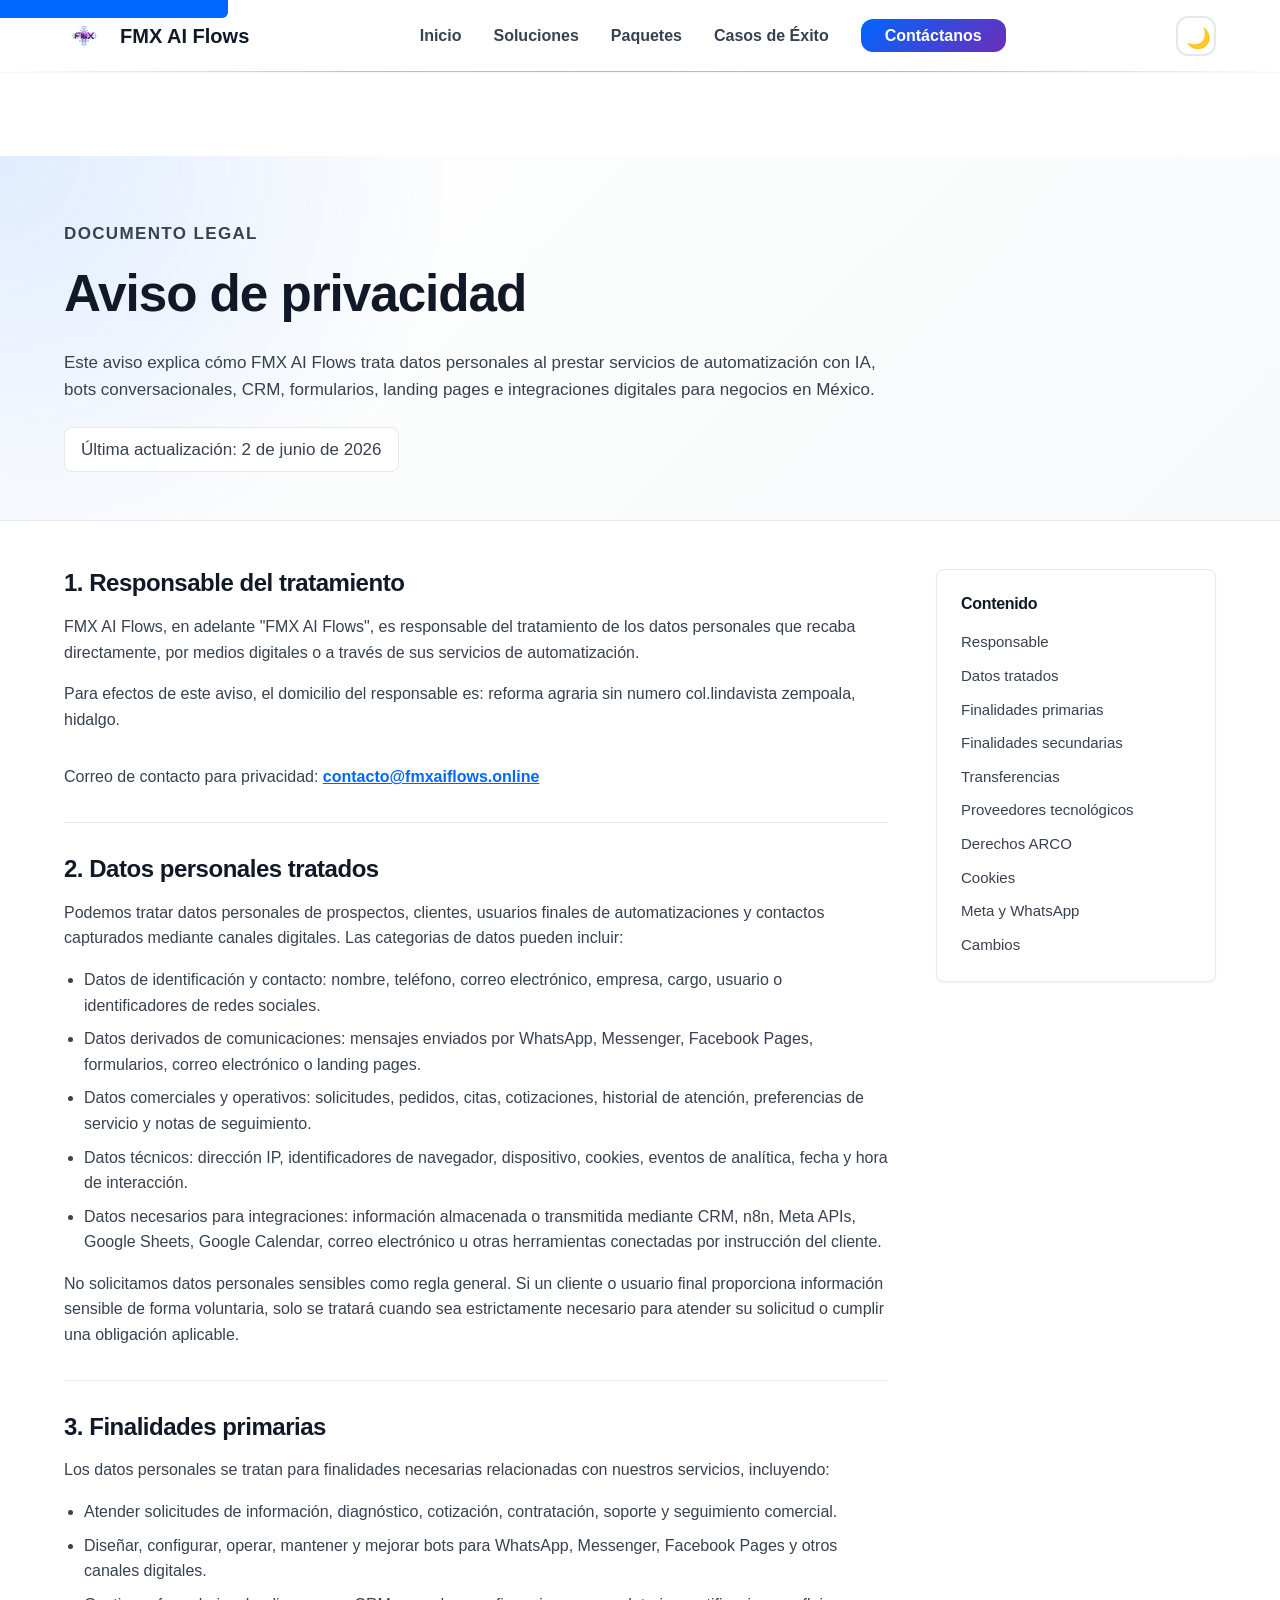
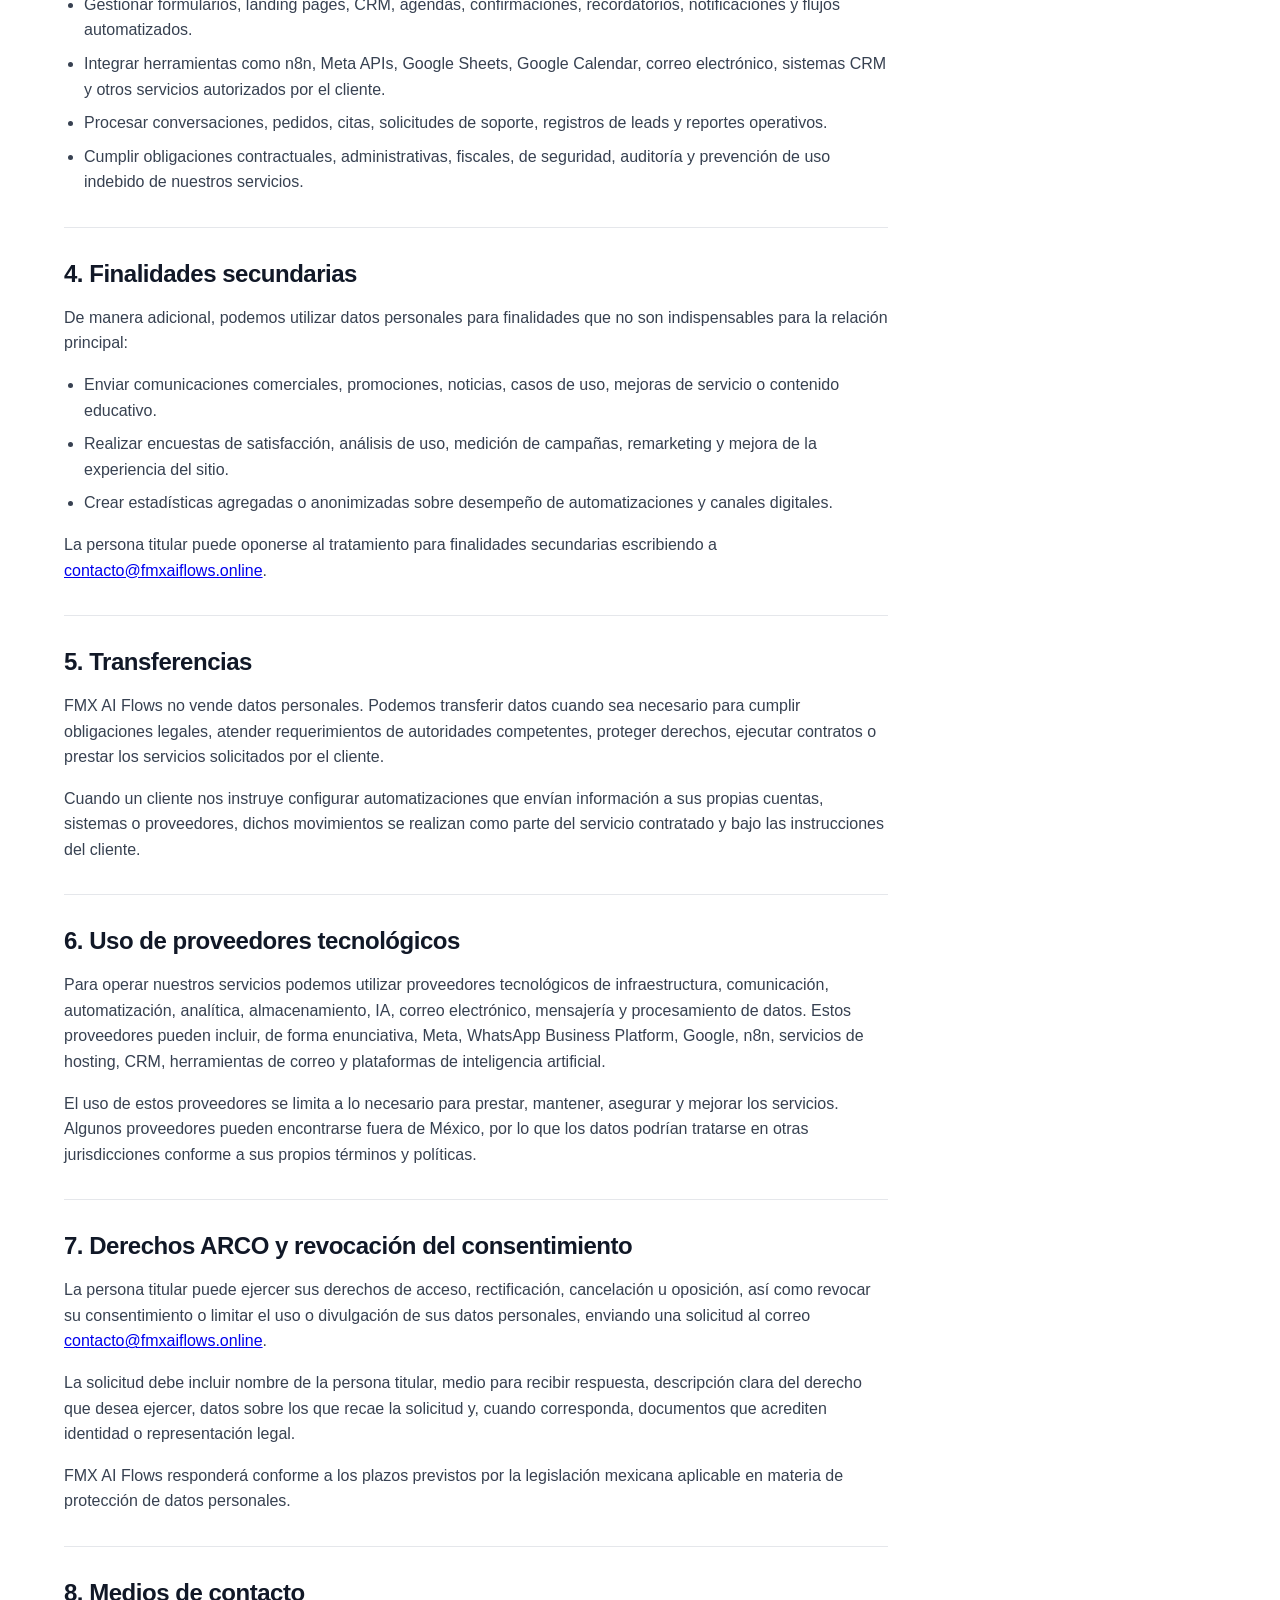
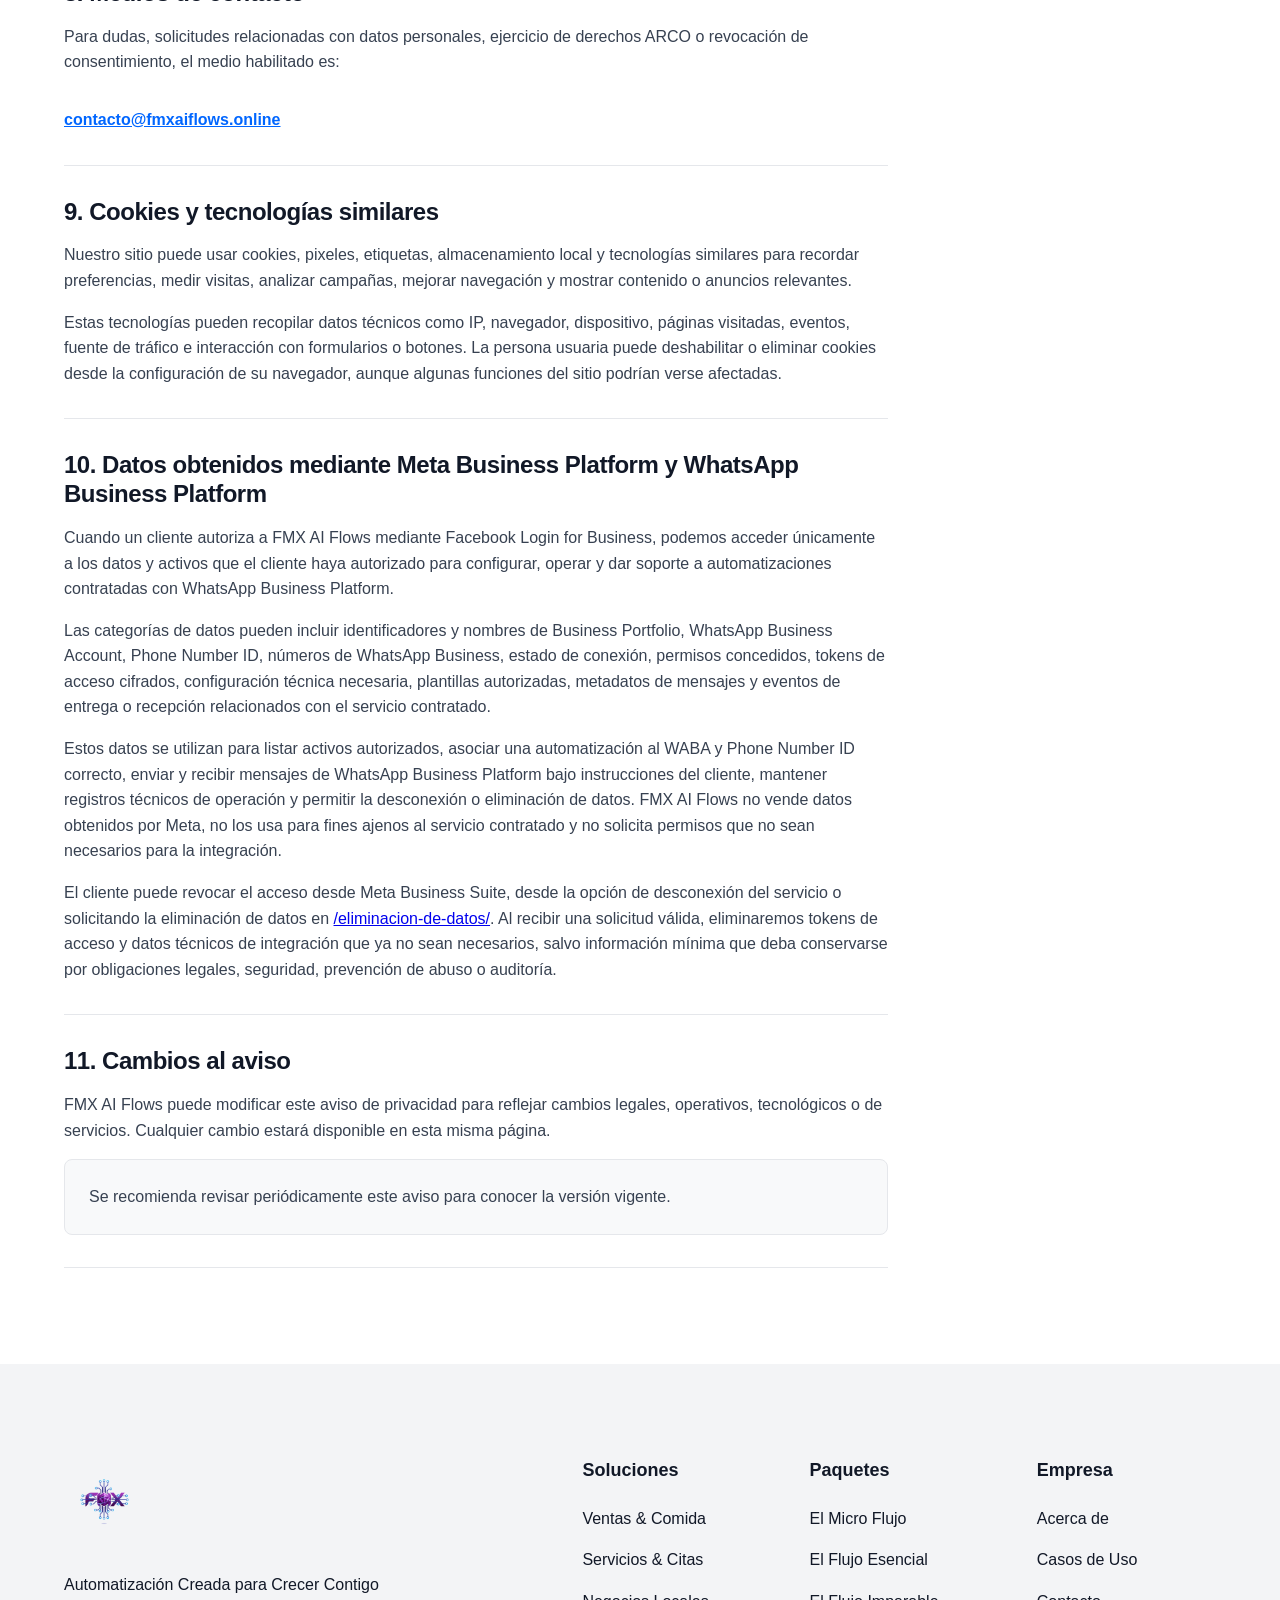
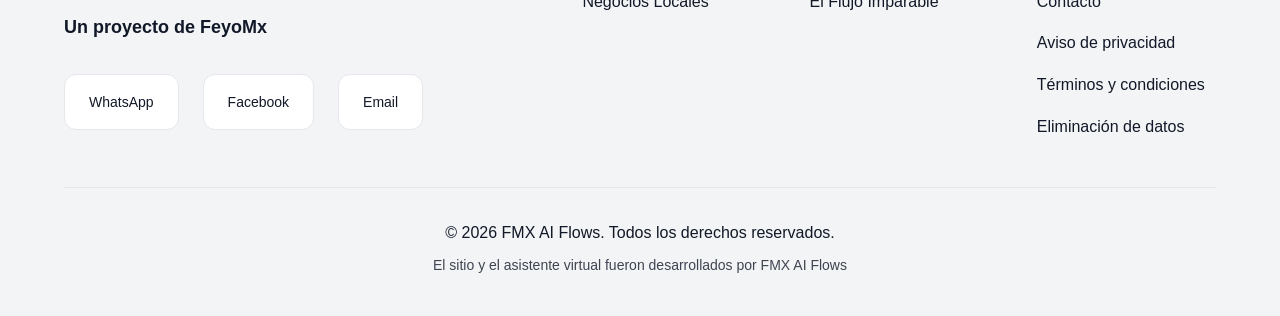
<file: aviso-de-privacidad/index.html>
<!DOCTYPE html>
<html lang="es-MX">
<head>
    <meta charset="UTF-8">
    <meta name="viewport" content="width=device-width, initial-scale=1.0">
    <meta http-equiv="X-UA-Compatible" content="IE=edge">

    <title>Aviso de privacidad | FMX AI Flows</title>
    <meta name="title" content="Aviso de privacidad | FMX AI Flows">
    <meta name="description" content="Aviso de privacidad de FMX AI Flows para servicios de automatización con IA, bots, CRM, formularios, landing pages e integraciones digitales en México.">
    <meta name="robots" content="index, follow">
    <meta name="author" content="FMX AI Flows">
    <meta name="theme-color" content="#FFFFFF" media="(prefers-color-scheme: light)">
    <meta name="theme-color" content="#0A0E27" media="(prefers-color-scheme: dark)">

    <link rel="canonical" href="https://fmxaiflows.online/aviso-de-privacidad/">
    <link rel="icon" type="image/png" href="../fmxaiflowslogo.png">
    <link rel="apple-touch-icon" href="../fmxaiflowslogo.png">
    <link rel="stylesheet" href="../styles.css">

    <meta property="og:type" content="website">
    <meta property="og:url" content="https://fmxaiflows.online/aviso-de-privacidad/">
    <meta property="og:title" content="Aviso de privacidad | FMX AI Flows">
    <meta property="og:description" content="Conoce cómo FMX AI Flows trata datos personales en sus servicios de automatización con IA.">
    <meta property="og:image" content="https://fmxaiflows.online/fmxaiflowslogo.png">
    <meta property="og:locale" content="es_MX">
</head>
<body>
    <a href="#main-content" class="skip-nav">Ir al contenido principal</a>

    <nav class="navbar" role="navigation" aria-label="Navegación principal">
        <div class="container">
            <div class="nav-wrapper">
                <div class="logo">
                    <img src="../fmxaiflowslogo2.png" alt="FMX AI Flows - Logotipo" width="50" height="50" loading="eager">
                    <span>FMX AI Flows</span>
                </div>
                <ul class="nav-menu">
                    <li><a href="/#inicio">Inicio</a></li>
                    <li><a href="/#soluciones">Soluciones</a></li>
                    <li><a href="/#paquetes">Paquetes</a></li>
                    <li><a href="/#casos">Casos de Éxito</a></li>
                    <li><a href="/#contacto" class="btn-cta">Contáctanos</a></li>
                </ul>
                <div class="nav-controls">
                    <button class="theme-toggle" aria-label="Cambiar tema" title="Cambiar entre modo claro y oscuro">
                        <span class="theme-icon">🌙</span>
                    </button>
                    <button class="menu-toggle" aria-label="Abrir menú de navegación" aria-expanded="false">
                        <span></span>
                        <span></span>
                        <span></span>
                    </button>
                </div>
            </div>
        </div>
    </nav>

    <main id="main-content" class="legal-page">
        <section class="legal-hero">
            <div class="container">
                <p class="legal-kicker">Documento legal</p>
                <h1>Aviso de privacidad</h1>
                <p>Este aviso explica cómo FMX AI Flows trata datos personales al prestar servicios de automatización con IA, bots conversacionales, CRM, formularios, landing pages e integraciones digitales para negocios en México.</p>
                <p class="legal-updated">Última actualización: 2 de junio de 2026</p>
            </div>
        </section>

        <section class="legal-content">
            <div class="container legal-layout">
                <article class="legal-document">
                    <section id="responsable" class="legal-section">
                        <h2>1. Responsable del tratamiento</h2>
                        <p>FMX AI Flows, en adelante "FMX AI Flows", es responsable del tratamiento de los datos personales que recaba directamente, por medios digitales o a través de sus servicios de automatización.</p>
                        <p>Para efectos de este aviso, el domicilio del responsable es: reforma agraria sin numero col.lindavista zempoala, hidalgo.</p>
                        <p>Correo de contacto para privacidad: <a class="legal-contact" href="mailto:contacto@fmxaiflows.online">contacto@fmxaiflows.online</a></p>
                    </section>

                    <section id="datos" class="legal-section">
                        <h2>2. Datos personales tratados</h2>
                        <p>Podemos tratar datos personales de prospectos, clientes, usuarios finales de automatizaciones y contactos capturados mediante canales digitales. Las categorias de datos pueden incluir:</p>
                        <ul>
                            <li>Datos de identificación y contacto: nombre, teléfono, correo electrónico, empresa, cargo, usuario o identificadores de redes sociales.</li>
                            <li>Datos derivados de comunicaciones: mensajes enviados por WhatsApp, Messenger, Facebook Pages, formularios, correo electrónico o landing pages.</li>
                            <li>Datos comerciales y operativos: solicitudes, pedidos, citas, cotizaciones, historial de atención, preferencias de servicio y notas de seguimiento.</li>
                            <li>Datos técnicos: dirección IP, identificadores de navegador, dispositivo, cookies, eventos de analítica, fecha y hora de interacción.</li>
                            <li>Datos necesarios para integraciones: información almacenada o transmitida mediante CRM, n8n, Meta APIs, Google Sheets, Google Calendar, correo electrónico u otras herramientas conectadas por instrucción del cliente.</li>
                        </ul>
                        <p>No solicitamos datos personales sensibles como regla general. Si un cliente o usuario final proporciona información sensible de forma voluntaria, solo se tratará cuando sea estrictamente necesario para atender su solicitud o cumplir una obligación aplicable.</p>
                    </section>

                    <section id="finalidades-primarias" class="legal-section">
                        <h2>3. Finalidades primarias</h2>
                        <p>Los datos personales se tratan para finalidades necesarias relacionadas con nuestros servicios, incluyendo:</p>
                        <ul>
                            <li>Atender solicitudes de información, diagnóstico, cotización, contratación, soporte y seguimiento comercial.</li>
                            <li>Diseñar, configurar, operar, mantener y mejorar bots para WhatsApp, Messenger, Facebook Pages y otros canales digitales.</li>
                            <li>Gestionar formularios, landing pages, CRM, agendas, confirmaciones, recordatorios, notificaciones y flujos automatizados.</li>
                            <li>Integrar herramientas como n8n, Meta APIs, Google Sheets, Google Calendar, correo electrónico, sistemas CRM y otros servicios autorizados por el cliente.</li>
                            <li>Procesar conversaciones, pedidos, citas, solicitudes de soporte, registros de leads y reportes operativos.</li>
                            <li>Cumplir obligaciones contractuales, administrativas, fiscales, de seguridad, auditoría y prevención de uso indebido de nuestros servicios.</li>
                        </ul>
                    </section>

                    <section id="finalidades-secundarias" class="legal-section">
                        <h2>4. Finalidades secundarias</h2>
                        <p>De manera adicional, podemos utilizar datos personales para finalidades que no son indispensables para la relación principal:</p>
                        <ul>
                            <li>Enviar comunicaciones comerciales, promociones, noticias, casos de uso, mejoras de servicio o contenido educativo.</li>
                            <li>Realizar encuestas de satisfacción, análisis de uso, medición de campañas, remarketing y mejora de la experiencia del sitio.</li>
                            <li>Crear estadísticas agregadas o anonimizadas sobre desempeño de automatizaciones y canales digitales.</li>
                        </ul>
                        <p>La persona titular puede oponerse al tratamiento para finalidades secundarias escribiendo a <a href="mailto:contacto@fmxaiflows.online">contacto@fmxaiflows.online</a>.</p>
                    </section>

                    <section id="transferencias" class="legal-section">
                        <h2>5. Transferencias</h2>
                        <p>FMX AI Flows no vende datos personales. Podemos transferir datos cuando sea necesario para cumplir obligaciones legales, atender requerimientos de autoridades competentes, proteger derechos, ejecutar contratos o prestar los servicios solicitados por el cliente.</p>
                        <p>Cuando un cliente nos instruye configurar automatizaciones que envían información a sus propias cuentas, sistemas o proveedores, dichos movimientos se realizan como parte del servicio contratado y bajo las instrucciones del cliente.</p>
                    </section>

                    <section id="proveedores" class="legal-section">
                        <h2>6. Uso de proveedores tecnológicos</h2>
                        <p>Para operar nuestros servicios podemos utilizar proveedores tecnológicos de infraestructura, comunicación, automatización, analítica, almacenamiento, IA, correo electrónico, mensajería y procesamiento de datos. Estos proveedores pueden incluir, de forma enunciativa, Meta, WhatsApp Business Platform, Google, n8n, servicios de hosting, CRM, herramientas de correo y plataformas de inteligencia artificial.</p>
                        <p>El uso de estos proveedores se limita a lo necesario para prestar, mantener, asegurar y mejorar los servicios. Algunos proveedores pueden encontrarse fuera de México, por lo que los datos podrían tratarse en otras jurisdicciones conforme a sus propios términos y políticas.</p>
                    </section>

                    <section id="arco" class="legal-section">
                        <h2>7. Derechos ARCO y revocación del consentimiento</h2>
                        <p>La persona titular puede ejercer sus derechos de acceso, rectificación, cancelación u oposición, así como revocar su consentimiento o limitar el uso o divulgación de sus datos personales, enviando una solicitud al correo <a href="mailto:contacto@fmxaiflows.online">contacto@fmxaiflows.online</a>.</p>
                        <p>La solicitud debe incluir nombre de la persona titular, medio para recibir respuesta, descripción clara del derecho que desea ejercer, datos sobre los que recae la solicitud y, cuando corresponda, documentos que acrediten identidad o representación legal.</p>
                        <p>FMX AI Flows responderá conforme a los plazos previstos por la legislación mexicana aplicable en materia de protección de datos personales.</p>
                    </section>

                    <section id="contacto" class="legal-section">
                        <h2>8. Medios de contacto</h2>
                        <p>Para dudas, solicitudes relacionadas con datos personales, ejercicio de derechos ARCO o revocación de consentimiento, el medio habilitado es:</p>
                        <p><a class="legal-contact" href="mailto:contacto@fmxaiflows.online">contacto@fmxaiflows.online</a></p>
                    </section>

                    <section id="cookies" class="legal-section">
                        <h2>9. Cookies y tecnologías similares</h2>
                        <p>Nuestro sitio puede usar cookies, pixeles, etiquetas, almacenamiento local y tecnologías similares para recordar preferencias, medir visitas, analizar campañas, mejorar navegación y mostrar contenido o anuncios relevantes.</p>
                        <p>Estas tecnologías pueden recopilar datos técnicos como IP, navegador, dispositivo, páginas visitadas, eventos, fuente de tráfico e interacción con formularios o botones. La persona usuaria puede deshabilitar o eliminar cookies desde la configuración de su navegador, aunque algunas funciones del sitio podrían verse afectadas.</p>
                    </section>

                    <section id="meta-whatsapp" class="legal-section">
                        <h2>10. Datos obtenidos mediante Meta Business Platform y WhatsApp Business Platform</h2>
                        <p>Cuando un cliente autoriza a FMX AI Flows mediante Facebook Login for Business, podemos acceder únicamente a los datos y activos que el cliente haya autorizado para configurar, operar y dar soporte a automatizaciones contratadas con WhatsApp Business Platform.</p>
                        <p>Las categorías de datos pueden incluir identificadores y nombres de Business Portfolio, WhatsApp Business Account, Phone Number ID, números de WhatsApp Business, estado de conexión, permisos concedidos, tokens de acceso cifrados, configuración técnica necesaria, plantillas autorizadas, metadatos de mensajes y eventos de entrega o recepción relacionados con el servicio contratado.</p>
                        <p>Estos datos se utilizan para listar activos autorizados, asociar una automatización al WABA y Phone Number ID correcto, enviar y recibir mensajes de WhatsApp Business Platform bajo instrucciones del cliente, mantener registros técnicos de operación y permitir la desconexión o eliminación de datos. FMX AI Flows no vende datos obtenidos por Meta, no los usa para fines ajenos al servicio contratado y no solicita permisos que no sean necesarios para la integración.</p>
                        <p>El cliente puede revocar el acceso desde Meta Business Suite, desde la opción de desconexión del servicio o solicitando la eliminación de datos en <a href="/eliminacion-de-datos/">/eliminacion-de-datos/</a>. Al recibir una solicitud válida, eliminaremos tokens de acceso y datos técnicos de integración que ya no sean necesarios, salvo información mínima que deba conservarse por obligaciones legales, seguridad, prevención de abuso o auditoría.</p>
                    </section>

                    <section id="cambios" class="legal-section">
                        <h2>11. Cambios al aviso</h2>
                        <p>FMX AI Flows puede modificar este aviso de privacidad para reflejar cambios legales, operativos, tecnológicos o de servicios. Cualquier cambio estará disponible en esta misma página.</p>
                        <p class="legal-note">Se recomienda revisar periódicamente este aviso para conocer la versión vigente.</p>
                    </section>
                </article>

                <aside class="legal-aside" aria-label="Contenido del aviso">
                    <h2>Contenido</h2>
                    <ul>
                        <li><a href="#responsable">Responsable</a></li>
                        <li><a href="#datos">Datos tratados</a></li>
                        <li><a href="#finalidades-primarias">Finalidades primarias</a></li>
                        <li><a href="#finalidades-secundarias">Finalidades secundarias</a></li>
                        <li><a href="#transferencias">Transferencias</a></li>
                        <li><a href="#proveedores">Proveedores tecnológicos</a></li>
                        <li><a href="#arco">Derechos ARCO</a></li>
                        <li><a href="#cookies">Cookies</a></li>
                        <li><a href="#meta-whatsapp">Meta y WhatsApp</a></li>
                        <li><a href="#cambios">Cambios</a></li>
                    </ul>
                </aside>
            </div>
        </section>
    </main>

    <footer class="footer" role="contentinfo">
        <div class="container">
            <div class="footer-content">
                <div class="footer-brand">
                    <img src="../fmxaiflowslogo2.png" alt="FMX AI Flows - Logo" width="80" height="80" loading="lazy">
                    <p>Automatización Creada para Crecer Contigo</p>
                    <p class="footer-tagline">Un proyecto de <strong>FeyoMx</strong></p>
                    <div class="footer-social">
                        <a href="https://wa.me/5217711258884?text=Hola%2C%20me%20interesa%20conocer%20m%C3%A1s%20sobre%20FMX%20AI%20Flows" target="_blank" rel="noopener noreferrer" class="social-link whatsapp" aria-label="WhatsApp de FMX AI Flows"><span>WhatsApp</span></a>
                        <a href="https://www.facebook.com/people/FMX-AI-Flows/61582587070234/" target="_blank" rel="noopener noreferrer" class="social-link facebook" aria-label="Facebook de FMX AI Flows"><span>Facebook</span></a>
                        <a href="mailto:contacto@fmxaiflows.online" class="social-link email" aria-label="Email de contacto FMX AI Flows"><span>Email</span></a>
                    </div>
                </div>
                <div class="footer-links">
                    <div class="footer-column">
                        <h4>Soluciones</h4>
                        <ul>
                            <li><a href="/#soluciones">Ventas & Comida</a></li>
                            <li><a href="/#soluciones">Servicios & Citas</a></li>
                            <li><a href="/#soluciones">Negocios Locales</a></li>
                        </ul>
                    </div>
                    <div class="footer-column">
                        <h4>Paquetes</h4>
                        <ul>
                            <li><a href="/#paquetes">El Micro Flujo</a></li>
                            <li><a href="/#paquetes">El Flujo Esencial</a></li>
                            <li><a href="/#paquetes">El Flujo Imparable</a></li>
                        </ul>
                    </div>
                    <div class="footer-column">
                        <h4>Empresa</h4>
                        <ul>
                            <li><a href="/#inicio">Acerca de</a></li>
                            <li><a href="/#soluciones">Casos de Uso</a></li>
                            <li><a href="/#contacto">Contacto</a></li>
                            <li><a href="/aviso-de-privacidad/">Aviso de privacidad</a></li>
                            <li><a href="/terminos-y-condiciones/">Términos y condiciones</a></li>
                            <li><a href="/eliminacion-de-datos/">Eliminación de datos</a></li>
                        </ul>
                    </div>
                </div>
            </div>
            <div class="footer-bottom">
                <p>&copy; 2026 FMX AI Flows. Todos los derechos reservados.</p>
                <p class="footer-made-in">El sitio y el asistente virtual fueron desarrollados por FMX AI Flows</p>
            </div>
        </div>
    </footer>

    <script src="../script.js"></script>
</body>
</html>
</file>
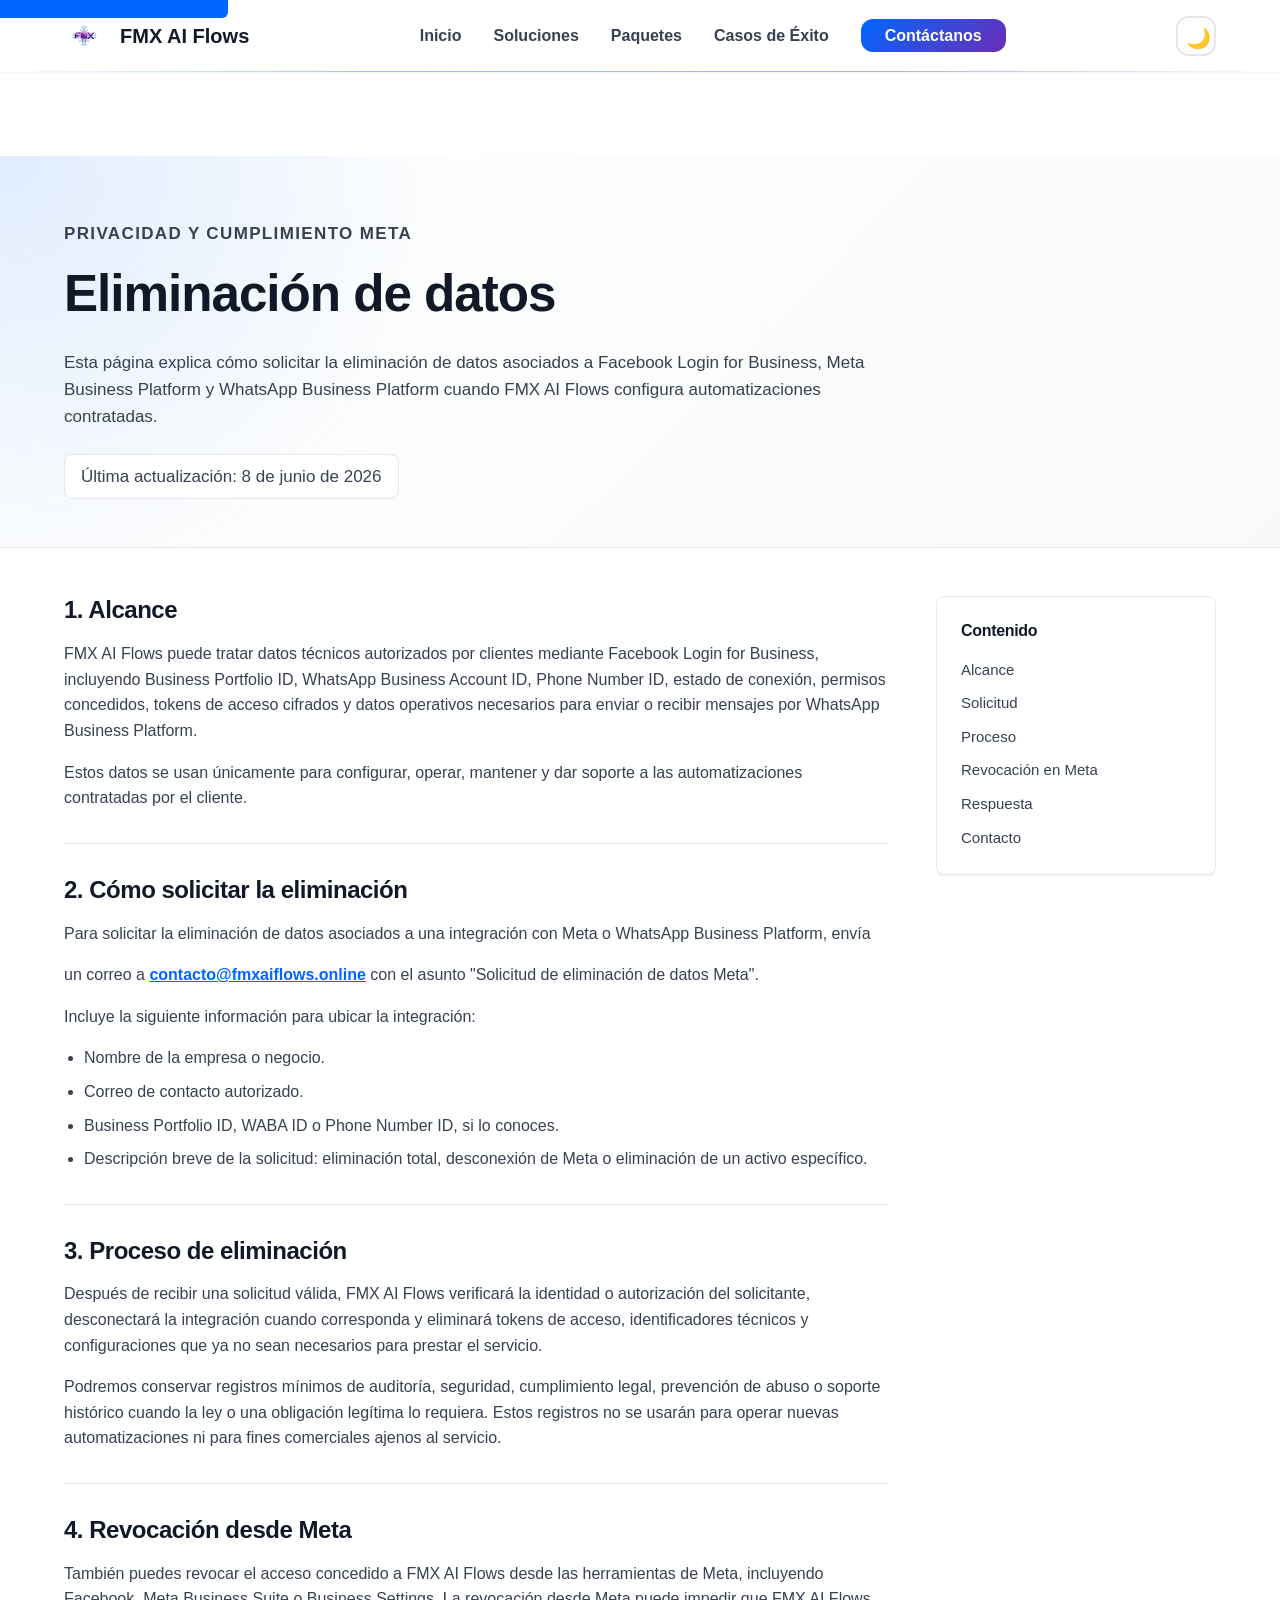
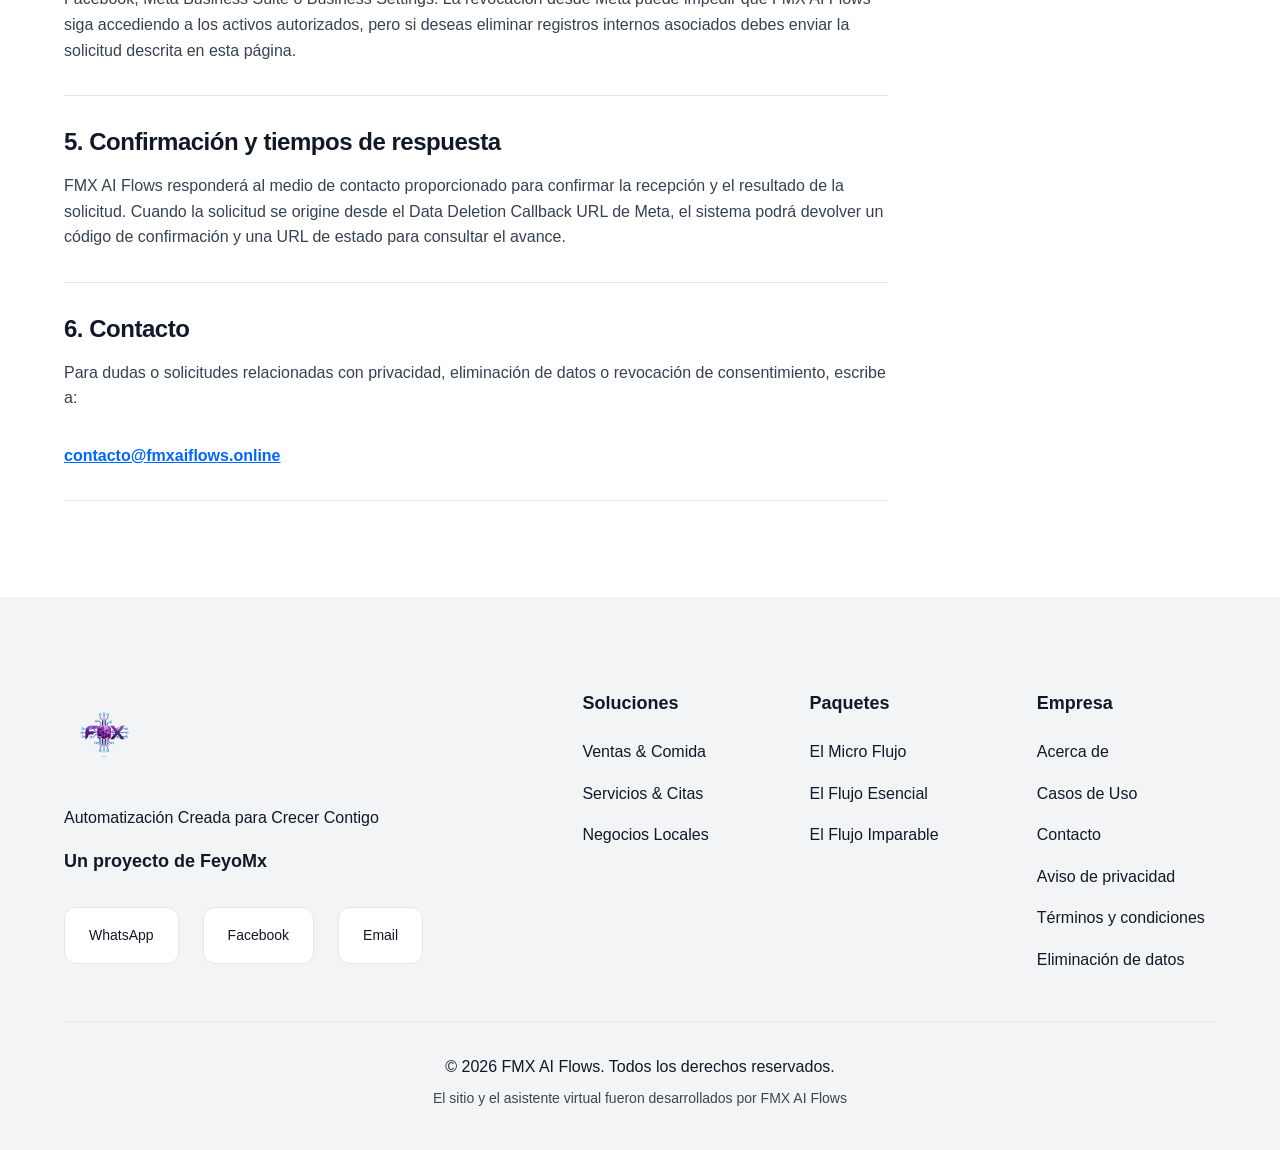
<file: eliminacion-de-datos/index.html>
<!DOCTYPE html>
<html lang="es-MX">
<head>
    <meta charset="UTF-8">
    <meta name="viewport" content="width=device-width, initial-scale=1.0">
    <meta http-equiv="X-UA-Compatible" content="IE=edge">

    <title>Eliminación de datos | FMX AI Flows</title>
    <meta name="title" content="Eliminación de datos | FMX AI Flows">
    <meta name="description" content="Instrucciones para solicitar la eliminación de datos asociados a Facebook Login for Business, Meta Business Platform y WhatsApp Business Platform en FMX AI Flows.">
    <meta name="robots" content="index, follow">
    <meta name="author" content="FMX AI Flows">
    <meta name="theme-color" content="#FFFFFF" media="(prefers-color-scheme: light)">
    <meta name="theme-color" content="#0A0E27" media="(prefers-color-scheme: dark)">

    <link rel="canonical" href="https://fmxaiflows.online/eliminacion-de-datos/">
    <link rel="icon" type="image/png" href="../fmxaiflowslogo.png">
    <link rel="apple-touch-icon" href="../fmxaiflowslogo.png">
    <link rel="stylesheet" href="../styles.css">

    <meta property="og:type" content="website">
    <meta property="og:url" content="https://fmxaiflows.online/eliminacion-de-datos/">
    <meta property="og:title" content="Eliminación de datos | FMX AI Flows">
    <meta property="og:description" content="Consulta cómo solicitar la eliminación de datos tratados por FMX AI Flows mediante integraciones con Meta y WhatsApp Business Platform.">
    <meta property="og:image" content="https://fmxaiflows.online/fmxaiflowslogo.png">
    <meta property="og:locale" content="es_MX">
</head>
<body>
    <a href="#main-content" class="skip-nav">Ir al contenido principal</a>

    <nav class="navbar" role="navigation" aria-label="Navegación principal">
        <div class="container">
            <div class="nav-wrapper">
                <div class="logo">
                    <img src="../fmxaiflowslogo2.png" alt="FMX AI Flows - Logotipo" width="50" height="50" loading="eager">
                    <span>FMX AI Flows</span>
                </div>
                <ul class="nav-menu">
                    <li><a href="/#inicio">Inicio</a></li>
                    <li><a href="/#soluciones">Soluciones</a></li>
                    <li><a href="/#paquetes">Paquetes</a></li>
                    <li><a href="/#casos">Casos de Éxito</a></li>
                    <li><a href="/#contacto" class="btn-cta">Contáctanos</a></li>
                </ul>
                <div class="nav-controls">
                    <button class="theme-toggle" aria-label="Cambiar tema" title="Cambiar entre modo claro y oscuro">
                        <span class="theme-icon">🌙</span>
                    </button>
                    <button class="menu-toggle" aria-label="Abrir menú de navegación" aria-expanded="false">
                        <span></span>
                        <span></span>
                        <span></span>
                    </button>
                </div>
            </div>
        </div>
    </nav>

    <main id="main-content" class="legal-page">
        <section class="legal-hero">
            <div class="container">
                <p class="legal-kicker">Privacidad y cumplimiento Meta</p>
                <h1>Eliminación de datos</h1>
                <p>Esta página explica cómo solicitar la eliminación de datos asociados a Facebook Login for Business, Meta Business Platform y WhatsApp Business Platform cuando FMX AI Flows configura automatizaciones contratadas.</p>
                <p class="legal-updated">Última actualización: 8 de junio de 2026</p>
            </div>
        </section>

        <section class="legal-content">
            <div class="container legal-layout">
                <article class="legal-document">
                    <section id="alcance" class="legal-section">
                        <h2>1. Alcance</h2>
                        <p>FMX AI Flows puede tratar datos técnicos autorizados por clientes mediante Facebook Login for Business, incluyendo Business Portfolio ID, WhatsApp Business Account ID, Phone Number ID, estado de conexión, permisos concedidos, tokens de acceso cifrados y datos operativos necesarios para enviar o recibir mensajes por WhatsApp Business Platform.</p>
                        <p>Estos datos se usan únicamente para configurar, operar, mantener y dar soporte a las automatizaciones contratadas por el cliente.</p>
                    </section>

                    <section id="solicitud" class="legal-section">
                        <h2>2. Cómo solicitar la eliminación</h2>
                        <p>Para solicitar la eliminación de datos asociados a una integración con Meta o WhatsApp Business Platform, envía un correo a <a class="legal-contact" href="mailto:contacto@fmxaiflows.online">contacto@fmxaiflows.online</a> con el asunto "Solicitud de eliminación de datos Meta".</p>
                        <p>Incluye la siguiente información para ubicar la integración:</p>
                        <ul>
                            <li>Nombre de la empresa o negocio.</li>
                            <li>Correo de contacto autorizado.</li>
                            <li>Business Portfolio ID, WABA ID o Phone Number ID, si lo conoces.</li>
                            <li>Descripción breve de la solicitud: eliminación total, desconexión de Meta o eliminación de un activo específico.</li>
                        </ul>
                    </section>

                    <section id="proceso" class="legal-section">
                        <h2>3. Proceso de eliminación</h2>
                        <p>Después de recibir una solicitud válida, FMX AI Flows verificará la identidad o autorización del solicitante, desconectará la integración cuando corresponda y eliminará tokens de acceso, identificadores técnicos y configuraciones que ya no sean necesarios para prestar el servicio.</p>
                        <p>Podremos conservar registros mínimos de auditoría, seguridad, cumplimiento legal, prevención de abuso o soporte histórico cuando la ley o una obligación legítima lo requiera. Estos registros no se usarán para operar nuevas automatizaciones ni para fines comerciales ajenos al servicio.</p>
                    </section>

                    <section id="meta" class="legal-section">
                        <h2>4. Revocación desde Meta</h2>
                        <p>También puedes revocar el acceso concedido a FMX AI Flows desde las herramientas de Meta, incluyendo Facebook, Meta Business Suite o Business Settings. La revocación desde Meta puede impedir que FMX AI Flows siga accediendo a los activos autorizados, pero si deseas eliminar registros internos asociados debes enviar la solicitud descrita en esta página.</p>
                    </section>

                    <section id="respuesta" class="legal-section">
                        <h2>5. Confirmación y tiempos de respuesta</h2>
                        <p>FMX AI Flows responderá al medio de contacto proporcionado para confirmar la recepción y el resultado de la solicitud. Cuando la solicitud se origine desde el Data Deletion Callback URL de Meta, el sistema podrá devolver un código de confirmación y una URL de estado para consultar el avance.</p>
                    </section>

                    <section id="contacto" class="legal-section">
                        <h2>6. Contacto</h2>
                        <p>Para dudas o solicitudes relacionadas con privacidad, eliminación de datos o revocación de consentimiento, escribe a:</p>
                        <p><a class="legal-contact" href="mailto:contacto@fmxaiflows.online">contacto@fmxaiflows.online</a></p>
                    </section>
                </article>

                <aside class="legal-aside" aria-label="Contenido de eliminación de datos">
                    <h2>Contenido</h2>
                    <ul>
                        <li><a href="#alcance">Alcance</a></li>
                        <li><a href="#solicitud">Solicitud</a></li>
                        <li><a href="#proceso">Proceso</a></li>
                        <li><a href="#meta">Revocación en Meta</a></li>
                        <li><a href="#respuesta">Respuesta</a></li>
                        <li><a href="#contacto">Contacto</a></li>
                    </ul>
                </aside>
            </div>
        </section>
    </main>

    <footer class="footer" role="contentinfo">
        <div class="container">
            <div class="footer-content">
                <div class="footer-brand">
                    <img src="../fmxaiflowslogo2.png" alt="FMX AI Flows - Logo" width="80" height="80" loading="lazy">
                    <p>Automatización Creada para Crecer Contigo</p>
                    <p class="footer-tagline">Un proyecto de <strong>FeyoMx</strong></p>
                    <div class="footer-social">
                        <a href="https://wa.me/5217711258884?text=Hola%2C%20me%20interesa%20conocer%20m%C3%A1s%20sobre%20FMX%20AI%20Flows" target="_blank" rel="noopener noreferrer" class="social-link whatsapp" aria-label="WhatsApp de FMX AI Flows"><span>WhatsApp</span></a>
                        <a href="https://www.facebook.com/people/FMX-AI-Flows/61582587070234/" target="_blank" rel="noopener noreferrer" class="social-link facebook" aria-label="Facebook de FMX AI Flows"><span>Facebook</span></a>
                        <a href="mailto:contacto@fmxaiflows.online" class="social-link email" aria-label="Email de contacto FMX AI Flows"><span>Email</span></a>
                    </div>
                </div>
                <div class="footer-links">
                    <div class="footer-column">
                        <h4>Soluciones</h4>
                        <ul>
                            <li><a href="/#soluciones">Ventas & Comida</a></li>
                            <li><a href="/#soluciones">Servicios & Citas</a></li>
                            <li><a href="/#soluciones">Negocios Locales</a></li>
                        </ul>
                    </div>
                    <div class="footer-column">
                        <h4>Paquetes</h4>
                        <ul>
                            <li><a href="/#paquetes">El Micro Flujo</a></li>
                            <li><a href="/#paquetes">El Flujo Esencial</a></li>
                            <li><a href="/#paquetes">El Flujo Imparable</a></li>
                        </ul>
                    </div>
                    <div class="footer-column">
                        <h4>Empresa</h4>
                        <ul>
                            <li><a href="/#inicio">Acerca de</a></li>
                            <li><a href="/#soluciones">Casos de Uso</a></li>
                            <li><a href="/#contacto">Contacto</a></li>
                            <li><a href="/aviso-de-privacidad/">Aviso de privacidad</a></li>
                            <li><a href="/terminos-y-condiciones/">Términos y condiciones</a></li>
                            <li><a href="/eliminacion-de-datos/">Eliminación de datos</a></li>
                        </ul>
                    </div>
                </div>
            </div>
            <div class="footer-bottom">
                <p>&copy; 2026 FMX AI Flows. Todos los derechos reservados.</p>
                <p class="footer-made-in">El sitio y el asistente virtual fueron desarrollados por FMX AI Flows</p>
            </div>
        </div>
    </footer>

    <script src="../script.js"></script>
</body>
</html>
</file>
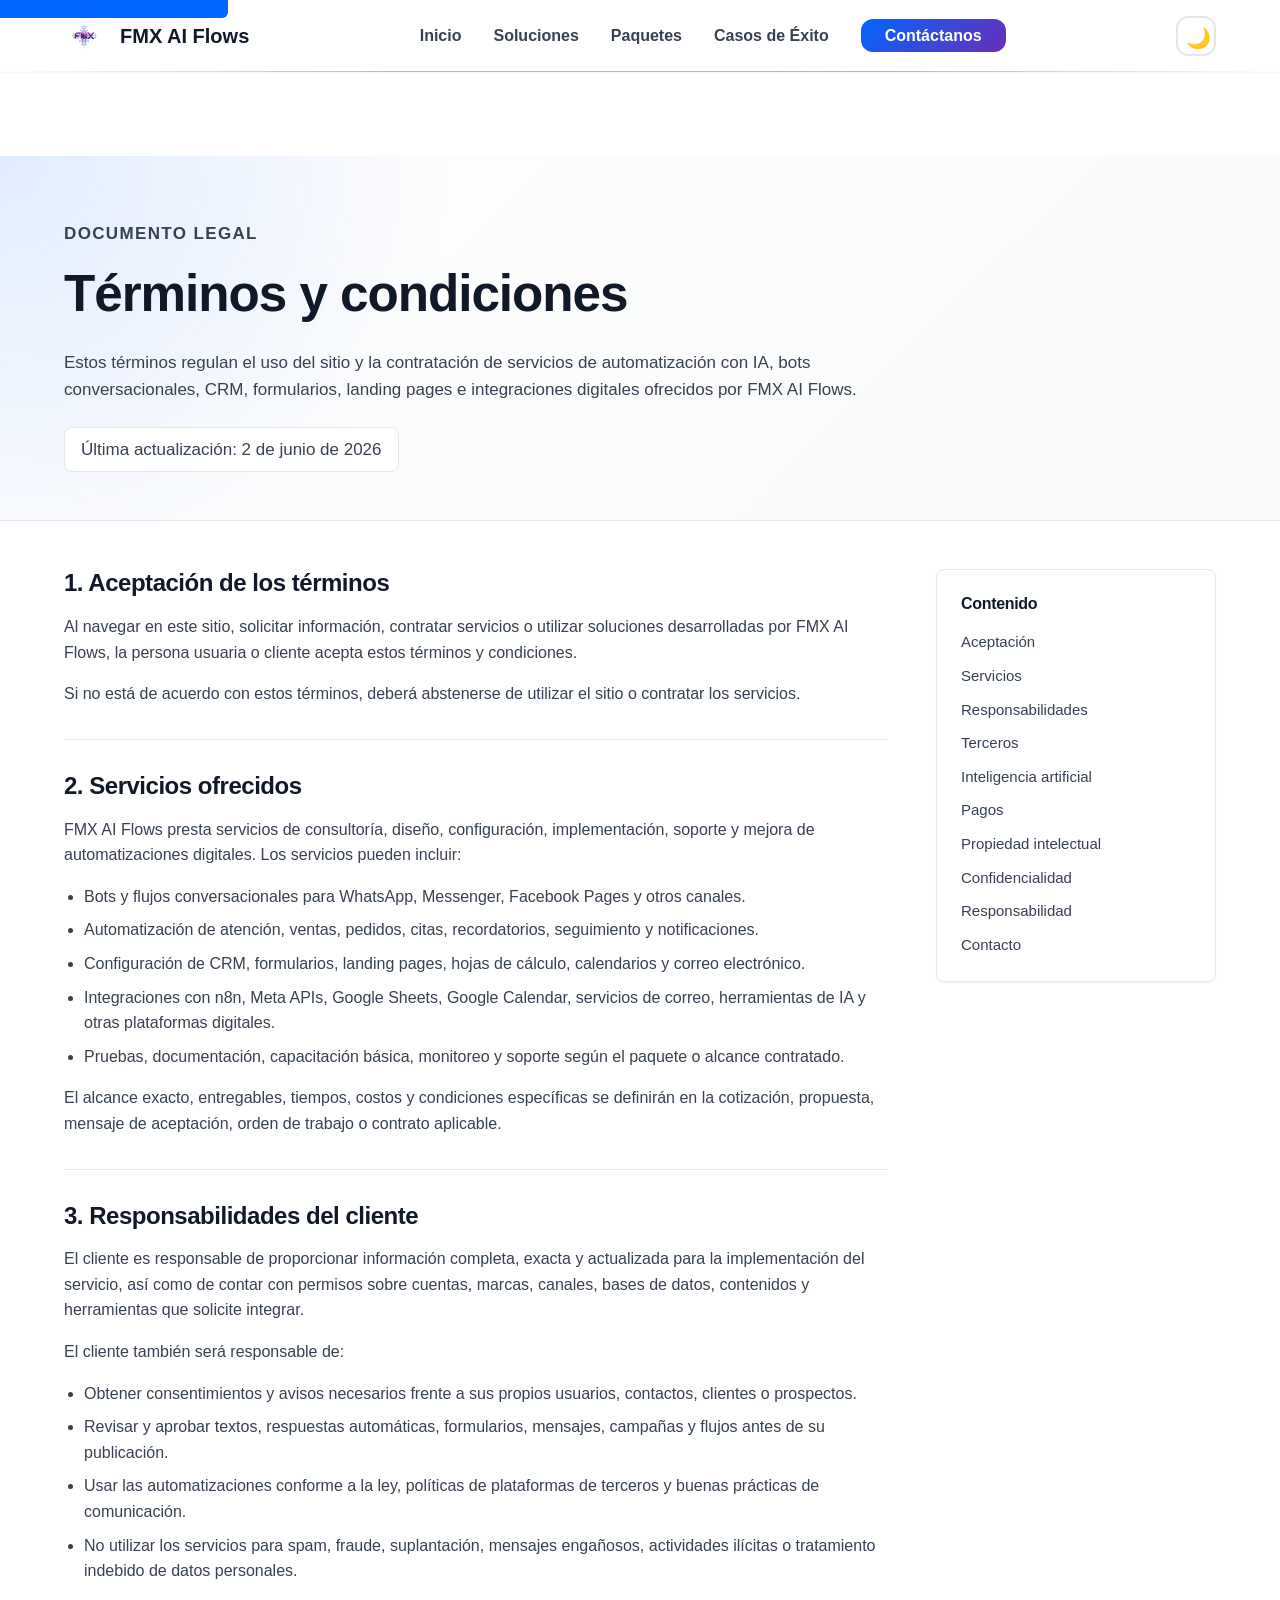
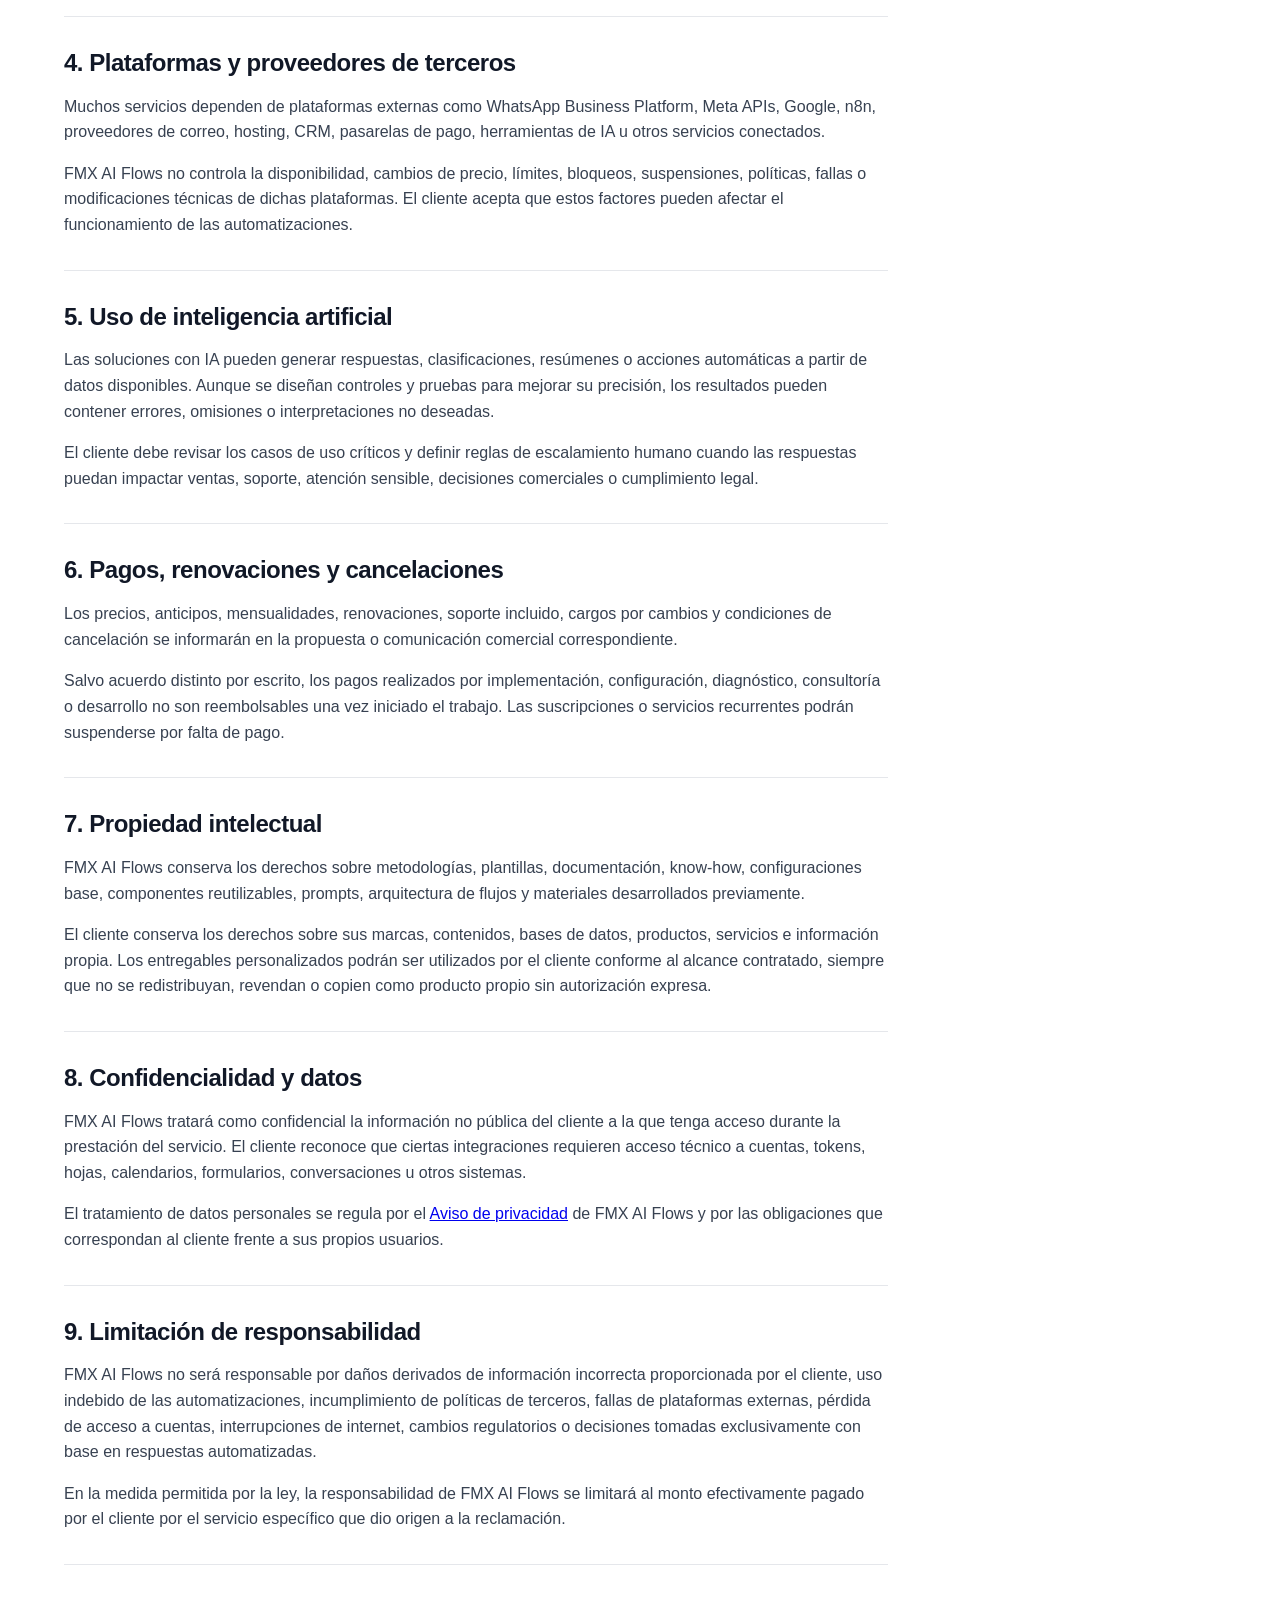
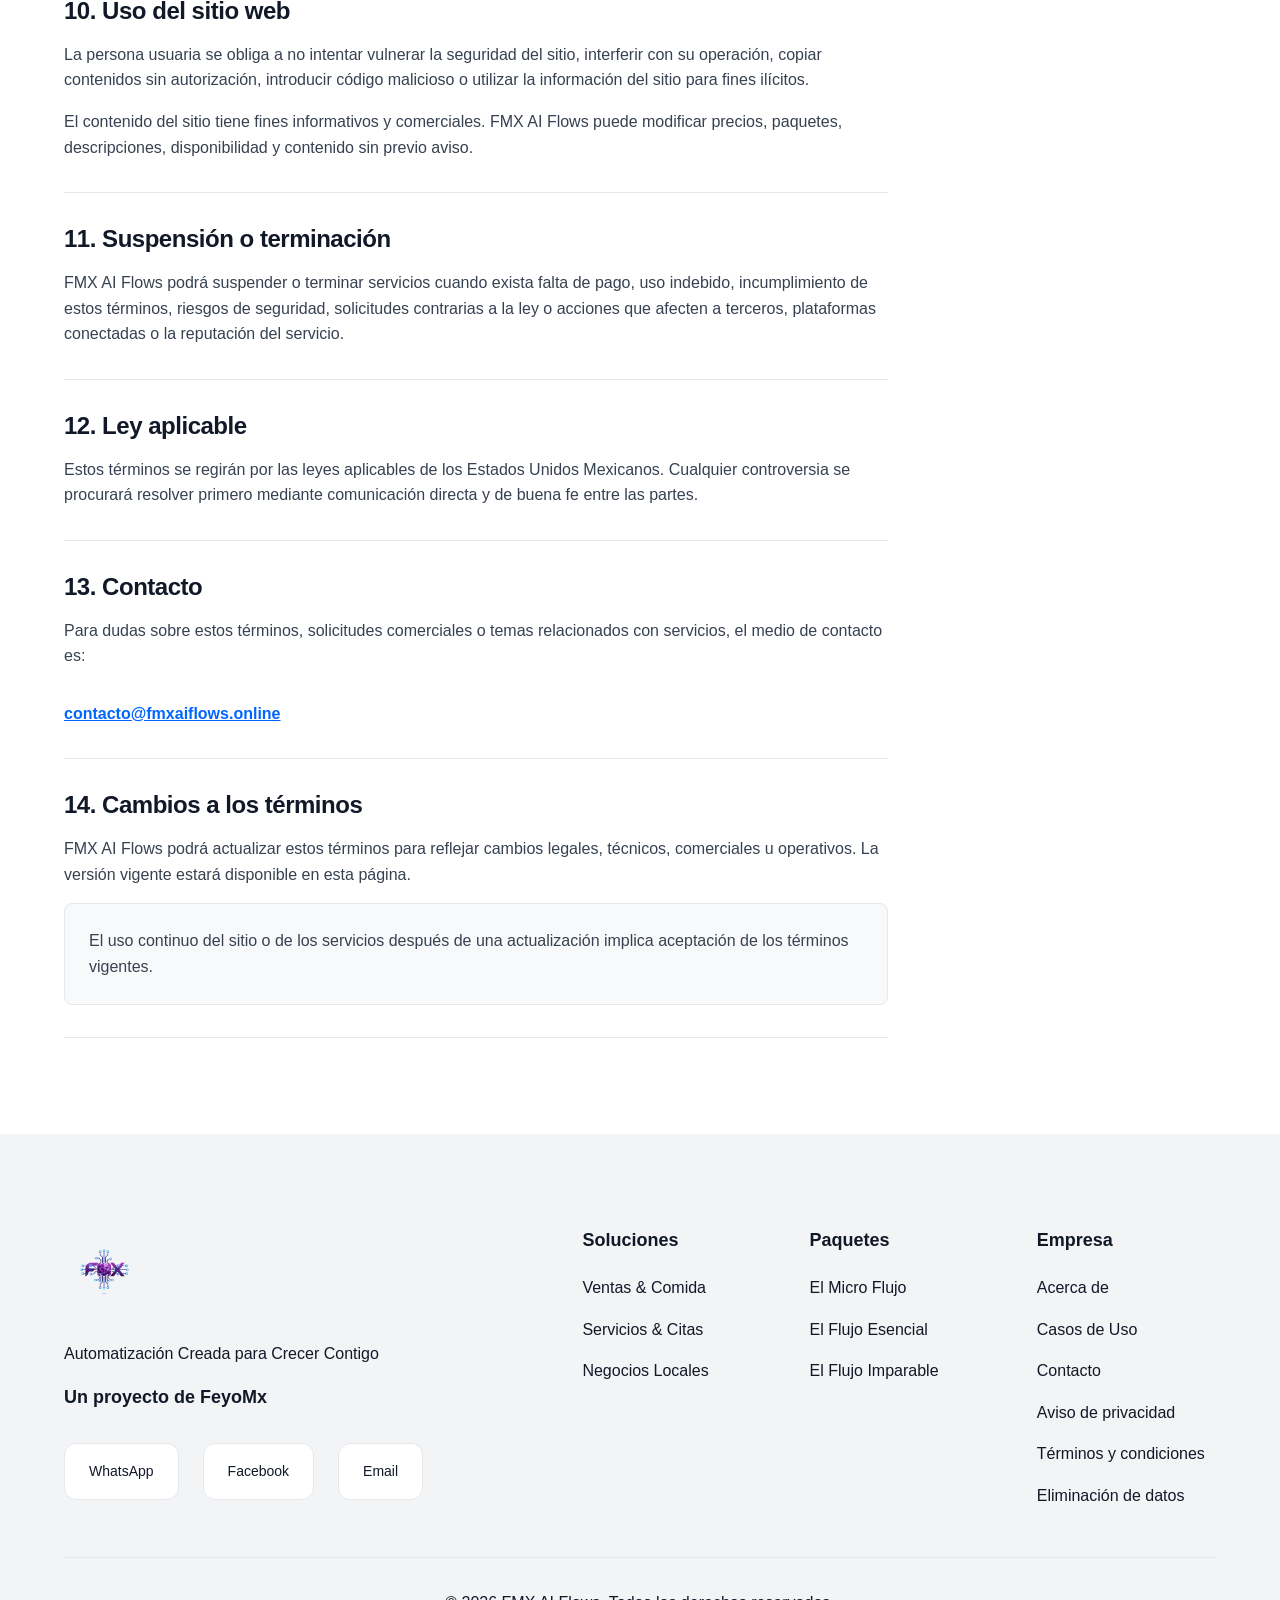
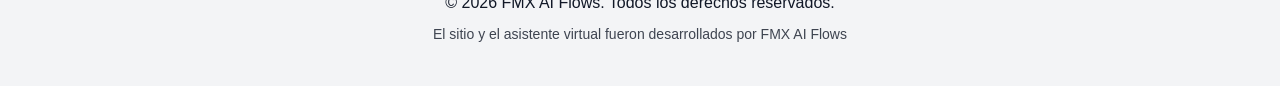
<file: terminos-y-condiciones/index.html>
<!DOCTYPE html>
<html lang="es-MX">
<head>
    <meta charset="UTF-8">
    <meta name="viewport" content="width=device-width, initial-scale=1.0">
    <meta http-equiv="X-UA-Compatible" content="IE=edge">

    <title>Términos y condiciones | FMX AI Flows</title>
    <meta name="title" content="Términos y condiciones | FMX AI Flows">
    <meta name="description" content="Términos y condiciones de FMX AI Flows para servicios de automatización con IA, bots, CRM, formularios, landing pages e integraciones digitales.">
    <meta name="robots" content="index, follow">
    <meta name="author" content="FMX AI Flows">
    <meta name="theme-color" content="#FFFFFF" media="(prefers-color-scheme: light)">
    <meta name="theme-color" content="#0A0E27" media="(prefers-color-scheme: dark)">

    <link rel="canonical" href="https://fmxaiflows.online/terminos-y-condiciones/">
    <link rel="icon" type="image/png" href="../fmxaiflowslogo.png">
    <link rel="apple-touch-icon" href="../fmxaiflowslogo.png">
    <link rel="stylesheet" href="../styles.css">

    <meta property="og:type" content="website">
    <meta property="og:url" content="https://fmxaiflows.online/terminos-y-condiciones/">
    <meta property="og:title" content="Términos y condiciones | FMX AI Flows">
    <meta property="og:description" content="Consulta las condiciones aplicables a los servicios digitales de FMX AI Flows.">
    <meta property="og:image" content="https://fmxaiflows.online/fmxaiflowslogo.png">
    <meta property="og:locale" content="es_MX">
</head>
<body>
    <a href="#main-content" class="skip-nav">Ir al contenido principal</a>

    <nav class="navbar" role="navigation" aria-label="Navegación principal">
        <div class="container">
            <div class="nav-wrapper">
                <div class="logo">
                    <img src="../fmxaiflowslogo2.png" alt="FMX AI Flows - Logotipo" width="50" height="50" loading="eager">
                    <span>FMX AI Flows</span>
                </div>
                <ul class="nav-menu">
                    <li><a href="/#inicio">Inicio</a></li>
                    <li><a href="/#soluciones">Soluciones</a></li>
                    <li><a href="/#paquetes">Paquetes</a></li>
                    <li><a href="/#casos">Casos de Éxito</a></li>
                    <li><a href="/#contacto" class="btn-cta">Contáctanos</a></li>
                </ul>
                <div class="nav-controls">
                    <button class="theme-toggle" aria-label="Cambiar tema" title="Cambiar entre modo claro y oscuro">
                        <span class="theme-icon">🌙</span>
                    </button>
                    <button class="menu-toggle" aria-label="Abrir menú de navegación" aria-expanded="false">
                        <span></span>
                        <span></span>
                        <span></span>
                    </button>
                </div>
            </div>
        </div>
    </nav>

    <main id="main-content" class="legal-page">
        <section class="legal-hero">
            <div class="container">
                <p class="legal-kicker">Documento legal</p>
                <h1>Términos y condiciones</h1>
                <p>Estos términos regulan el uso del sitio y la contratación de servicios de automatización con IA, bots conversacionales, CRM, formularios, landing pages e integraciones digitales ofrecidos por FMX AI Flows.</p>
                <p class="legal-updated">Última actualización: 2 de junio de 2026</p>
            </div>
        </section>

        <section class="legal-content">
            <div class="container legal-layout">
                <article class="legal-document">
                    <section id="aceptacion" class="legal-section">
                        <h2>1. Aceptación de los términos</h2>
                        <p>Al navegar en este sitio, solicitar información, contratar servicios o utilizar soluciones desarrolladas por FMX AI Flows, la persona usuaria o cliente acepta estos términos y condiciones.</p>
                        <p>Si no está de acuerdo con estos términos, deberá abstenerse de utilizar el sitio o contratar los servicios.</p>
                    </section>

                    <section id="servicios" class="legal-section">
                        <h2>2. Servicios ofrecidos</h2>
                        <p>FMX AI Flows presta servicios de consultoría, diseño, configuración, implementación, soporte y mejora de automatizaciones digitales. Los servicios pueden incluir:</p>
                        <ul>
                            <li>Bots y flujos conversacionales para WhatsApp, Messenger, Facebook Pages y otros canales.</li>
                            <li>Automatización de atención, ventas, pedidos, citas, recordatorios, seguimiento y notificaciones.</li>
                            <li>Configuración de CRM, formularios, landing pages, hojas de cálculo, calendarios y correo electrónico.</li>
                            <li>Integraciones con n8n, Meta APIs, Google Sheets, Google Calendar, servicios de correo, herramientas de IA y otras plataformas digitales.</li>
                            <li>Pruebas, documentación, capacitación básica, monitoreo y soporte según el paquete o alcance contratado.</li>
                        </ul>
                        <p>El alcance exacto, entregables, tiempos, costos y condiciones específicas se definirán en la cotización, propuesta, mensaje de aceptación, orden de trabajo o contrato aplicable.</p>
                    </section>

                    <section id="cliente" class="legal-section">
                        <h2>3. Responsabilidades del cliente</h2>
                        <p>El cliente es responsable de proporcionar información completa, exacta y actualizada para la implementación del servicio, así como de contar con permisos sobre cuentas, marcas, canales, bases de datos, contenidos y herramientas que solicite integrar.</p>
                        <p>El cliente también será responsable de:</p>
                        <ul>
                            <li>Obtener consentimientos y avisos necesarios frente a sus propios usuarios, contactos, clientes o prospectos.</li>
                            <li>Revisar y aprobar textos, respuestas automáticas, formularios, mensajes, campañas y flujos antes de su publicación.</li>
                            <li>Usar las automatizaciones conforme a la ley, políticas de plataformas de terceros y buenas prácticas de comunicación.</li>
                            <li>No utilizar los servicios para spam, fraude, suplantación, mensajes engañosos, actividades ilícitas o tratamiento indebido de datos personales.</li>
                        </ul>
                    </section>

                    <section id="terceros" class="legal-section">
                        <h2>4. Plataformas y proveedores de terceros</h2>
                        <p>Muchos servicios dependen de plataformas externas como WhatsApp Business Platform, Meta APIs, Google, n8n, proveedores de correo, hosting, CRM, pasarelas de pago, herramientas de IA u otros servicios conectados.</p>
                        <p>FMX AI Flows no controla la disponibilidad, cambios de precio, límites, bloqueos, suspensiones, políticas, fallas o modificaciones técnicas de dichas plataformas. El cliente acepta que estos factores pueden afectar el funcionamiento de las automatizaciones.</p>
                    </section>

                    <section id="ia" class="legal-section">
                        <h2>5. Uso de inteligencia artificial</h2>
                        <p>Las soluciones con IA pueden generar respuestas, clasificaciones, resúmenes o acciones automáticas a partir de datos disponibles. Aunque se diseñan controles y pruebas para mejorar su precisión, los resultados pueden contener errores, omisiones o interpretaciones no deseadas.</p>
                        <p>El cliente debe revisar los casos de uso críticos y definir reglas de escalamiento humano cuando las respuestas puedan impactar ventas, soporte, atención sensible, decisiones comerciales o cumplimiento legal.</p>
                    </section>

                    <section id="pagos" class="legal-section">
                        <h2>6. Pagos, renovaciones y cancelaciones</h2>
                        <p>Los precios, anticipos, mensualidades, renovaciones, soporte incluido, cargos por cambios y condiciones de cancelación se informarán en la propuesta o comunicación comercial correspondiente.</p>
                        <p>Salvo acuerdo distinto por escrito, los pagos realizados por implementación, configuración, diagnóstico, consultoría o desarrollo no son reembolsables una vez iniciado el trabajo. Las suscripciones o servicios recurrentes podrán suspenderse por falta de pago.</p>
                    </section>

                    <section id="propiedad" class="legal-section">
                        <h2>7. Propiedad intelectual</h2>
                        <p>FMX AI Flows conserva los derechos sobre metodologías, plantillas, documentación, know-how, configuraciones base, componentes reutilizables, prompts, arquitectura de flujos y materiales desarrollados previamente.</p>
                        <p>El cliente conserva los derechos sobre sus marcas, contenidos, bases de datos, productos, servicios e información propia. Los entregables personalizados podrán ser utilizados por el cliente conforme al alcance contratado, siempre que no se redistribuyan, revendan o copien como producto propio sin autorización expresa.</p>
                    </section>

                    <section id="confidencialidad" class="legal-section">
                        <h2>8. Confidencialidad y datos</h2>
                        <p>FMX AI Flows tratará como confidencial la información no pública del cliente a la que tenga acceso durante la prestación del servicio. El cliente reconoce que ciertas integraciones requieren acceso técnico a cuentas, tokens, hojas, calendarios, formularios, conversaciones u otros sistemas.</p>
                        <p>El tratamiento de datos personales se regula por el <a href="/aviso-de-privacidad/">Aviso de privacidad</a> de FMX AI Flows y por las obligaciones que correspondan al cliente frente a sus propios usuarios.</p>
                    </section>

                    <section id="limitacion" class="legal-section">
                        <h2>9. Limitación de responsabilidad</h2>
                        <p>FMX AI Flows no será responsable por daños derivados de información incorrecta proporcionada por el cliente, uso indebido de las automatizaciones, incumplimiento de políticas de terceros, fallas de plataformas externas, pérdida de acceso a cuentas, interrupciones de internet, cambios regulatorios o decisiones tomadas exclusivamente con base en respuestas automatizadas.</p>
                        <p>En la medida permitida por la ley, la responsabilidad de FMX AI Flows se limitará al monto efectivamente pagado por el cliente por el servicio específico que dio origen a la reclamación.</p>
                    </section>

                    <section id="sitio" class="legal-section">
                        <h2>10. Uso del sitio web</h2>
                        <p>La persona usuaria se obliga a no intentar vulnerar la seguridad del sitio, interferir con su operación, copiar contenidos sin autorización, introducir código malicioso o utilizar la información del sitio para fines ilícitos.</p>
                        <p>El contenido del sitio tiene fines informativos y comerciales. FMX AI Flows puede modificar precios, paquetes, descripciones, disponibilidad y contenido sin previo aviso.</p>
                    </section>

                    <section id="terminacion" class="legal-section">
                        <h2>11. Suspensión o terminación</h2>
                        <p>FMX AI Flows podrá suspender o terminar servicios cuando exista falta de pago, uso indebido, incumplimiento de estos términos, riesgos de seguridad, solicitudes contrarias a la ley o acciones que afecten a terceros, plataformas conectadas o la reputación del servicio.</p>
                    </section>

                    <section id="jurisdiccion" class="legal-section">
                        <h2>12. Ley aplicable</h2>
                        <p>Estos términos se regirán por las leyes aplicables de los Estados Unidos Mexicanos. Cualquier controversia se procurará resolver primero mediante comunicación directa y de buena fe entre las partes.</p>
                    </section>

                    <section id="contacto" class="legal-section">
                        <h2>13. Contacto</h2>
                        <p>Para dudas sobre estos términos, solicitudes comerciales o temas relacionados con servicios, el medio de contacto es:</p>
                        <p><a class="legal-contact" href="mailto:contacto@fmxaiflows.online">contacto@fmxaiflows.online</a></p>
                    </section>

                    <section id="cambios" class="legal-section">
                        <h2>14. Cambios a los términos</h2>
                        <p>FMX AI Flows podrá actualizar estos términos para reflejar cambios legales, técnicos, comerciales u operativos. La versión vigente estará disponible en esta página.</p>
                        <p class="legal-note">El uso continuo del sitio o de los servicios después de una actualización implica aceptación de los términos vigentes.</p>
                    </section>
                </article>

                <aside class="legal-aside" aria-label="Contenido de términos">
                    <h2>Contenido</h2>
                    <ul>
                        <li><a href="#aceptacion">Aceptación</a></li>
                        <li><a href="#servicios">Servicios</a></li>
                        <li><a href="#cliente">Responsabilidades</a></li>
                        <li><a href="#terceros">Terceros</a></li>
                        <li><a href="#ia">Inteligencia artificial</a></li>
                        <li><a href="#pagos">Pagos</a></li>
                        <li><a href="#propiedad">Propiedad intelectual</a></li>
                        <li><a href="#confidencialidad">Confidencialidad</a></li>
                        <li><a href="#limitacion">Responsabilidad</a></li>
                        <li><a href="#contacto">Contacto</a></li>
                    </ul>
                </aside>
            </div>
        </section>
    </main>

    <footer class="footer" role="contentinfo">
        <div class="container">
            <div class="footer-content">
                <div class="footer-brand">
                    <img src="../fmxaiflowslogo2.png" alt="FMX AI Flows - Logo" width="80" height="80" loading="lazy">
                    <p>Automatización Creada para Crecer Contigo</p>
                    <p class="footer-tagline">Un proyecto de <strong>FeyoMx</strong></p>
                    <div class="footer-social">
                        <a href="https://wa.me/5217711258884?text=Hola%2C%20me%20interesa%20conocer%20m%C3%A1s%20sobre%20FMX%20AI%20Flows" target="_blank" rel="noopener noreferrer" class="social-link whatsapp" aria-label="WhatsApp de FMX AI Flows"><span>WhatsApp</span></a>
                        <a href="https://www.facebook.com/people/FMX-AI-Flows/61582587070234/" target="_blank" rel="noopener noreferrer" class="social-link facebook" aria-label="Facebook de FMX AI Flows"><span>Facebook</span></a>
                        <a href="mailto:contacto@fmxaiflows.online" class="social-link email" aria-label="Email de contacto FMX AI Flows"><span>Email</span></a>
                    </div>
                </div>
                <div class="footer-links">
                    <div class="footer-column">
                        <h4>Soluciones</h4>
                        <ul>
                            <li><a href="/#soluciones">Ventas & Comida</a></li>
                            <li><a href="/#soluciones">Servicios & Citas</a></li>
                            <li><a href="/#soluciones">Negocios Locales</a></li>
                        </ul>
                    </div>
                    <div class="footer-column">
                        <h4>Paquetes</h4>
                        <ul>
                            <li><a href="/#paquetes">El Micro Flujo</a></li>
                            <li><a href="/#paquetes">El Flujo Esencial</a></li>
                            <li><a href="/#paquetes">El Flujo Imparable</a></li>
                        </ul>
                    </div>
                    <div class="footer-column">
                        <h4>Empresa</h4>
                        <ul>
                            <li><a href="/#inicio">Acerca de</a></li>
                            <li><a href="/#soluciones">Casos de Uso</a></li>
                            <li><a href="/#contacto">Contacto</a></li>
                            <li><a href="/aviso-de-privacidad/">Aviso de privacidad</a></li>
                            <li><a href="/terminos-y-condiciones/">Términos y condiciones</a></li>
                            <li><a href="/eliminacion-de-datos/">Eliminación de datos</a></li>
                        </ul>
                    </div>
                </div>
            </div>
            <div class="footer-bottom">
                <p>&copy; 2026 FMX AI Flows. Todos los derechos reservados.</p>
                <p class="footer-made-in">El sitio y el asistente virtual fueron desarrollados por FMX AI Flows</p>
            </div>
        </div>
    </footer>

    <script src="../script.js"></script>
</body>
</html>
</file>
<file: styles.css>
/* =============================================
   FMX AI Flows - Landing Page Styles
   Brand Colors: Electric Blue & Deep Purple
   ============================================= */

:root {
    /* Brand Colors - Constant across themes */
    --electric-blue: #0066FF;
    --deep-purple: #6B2DB8;
    --light-blue: #00A3FF;
    --dark-purple: #4A1F7F;

    /* Spacing - Constant across themes */
    --spacing-xs: 0.5rem;
    --spacing-sm: 1rem;
    --spacing-md: 1.5rem;
    --spacing-lg: 2rem;
    --spacing-xl: 3rem;
    --spacing-2xl: 4rem;
    --spacing-3xl: 6rem;

    /* Typography - Constant across themes */
    --font-body: -apple-system, BlinkMacSystemFont, 'Segoe UI', 'Roboto', 'Oxygen', 'Ubuntu', 'Cantarell', sans-serif;
    --font-heading: 'Inter', -apple-system, BlinkMacSystemFont, sans-serif;

    /* Border Radius - Constant across themes */
    --radius-sm: 0.375rem;
    --radius-md: 0.5rem;
    --radius-lg: 0.75rem;
    --radius-xl: 1rem;
    --radius-2xl: 1.5rem;
}

/* Light Mode (Default) */
:root,
[data-theme="light"] {
    /* Background Colors */
    --bg-primary: #FFFFFF;
    --bg-secondary: #F8F9FA;
    --bg-tertiary: #F9FAFB;
    --bg-dark: #0A0E27;
    --bg-darker: #F3F4F6;

    /* Text Colors */
    --text-primary: #111827;
    --text-secondary: #374151;
    --text-tertiary: #6B7280;
    --text-inverse: #FFFFFF;

    /* Border Colors */
    --border-light: #E5E7EB;
    --border-medium: #D1D5DB;

    /* Neutral Colors */
    --gray-50: #F9FAFB;
    --gray-100: #F3F4F6;
    --gray-200: #E5E7EB;
    --gray-300: #D1D5DB;
    --gray-700: #374151;
    --gray-800: #1F2937;
    --gray-900: #111827;

    /* Shadows */
    --shadow-sm: 0 1px 2px 0 rgba(0, 0, 0, 0.05);
    --shadow-md: 0 4px 6px -1px rgba(0, 0, 0, 0.1);
    --shadow-lg: 0 10px 15px -3px rgba(0, 0, 0, 0.1);
    --shadow-xl: 0 20px 25px -5px rgba(0, 0, 0, 0.1);
    --shadow-glow: 0 0 30px rgba(0, 102, 255, 0.3);

    /* Card backgrounds */
    --card-bg: #FFFFFF;
    --card-border: #E5E7EB;

    /* Navbar */
    --navbar-bg: rgba(255, 255, 255, 0.95);
    --navbar-shadow: 0 1px 2px 0 rgba(0, 0, 0, 0.05);
}

/* Dark Mode */
[data-theme="dark"] {
    /* Background Colors */
    --bg-primary: #0A0E27;
    --bg-secondary: #121829;
    --bg-tertiary: #1A2238;
    --bg-dark: #050814;
    --bg-darker: #030509;

    /* Text Colors */
    --text-primary: #F9FAFB;
    --text-secondary: #D1D5DB;
    --text-tertiary: #9CA3AF;
    --text-inverse: #111827;

    /* Border Colors */
    --border-light: #2A3346;
    --border-medium: #374151;

    /* Neutral Colors - Adjusted for dark mode */
    --gray-50: #374151;
    --gray-100: #2A3346;
    --gray-200: #1F2937;
    --gray-300: #9CA3AF;
    --gray-700: #D1D5DB;
    --gray-800: #E5E7EB;
    --gray-900: #F9FAFB;

    /* Shadows - More pronounced in dark mode */
    --shadow-sm: 0 1px 2px 0 rgba(0, 0, 0, 0.3);
    --shadow-md: 0 4px 6px -1px rgba(0, 0, 0, 0.4);
    --shadow-lg: 0 10px 15px -3px rgba(0, 0, 0, 0.5);
    --shadow-xl: 0 20px 25px -5px rgba(0, 0, 0, 0.6);
    --shadow-glow: 0 0 40px rgba(0, 102, 255, 0.5);

    /* Card backgrounds */
    --card-bg: #121829;
    --card-border: #2A3346;

    /* Navbar */
    --navbar-bg: rgba(10, 14, 39, 0.95);
    --navbar-shadow: 0 1px 2px 0 rgba(0, 0, 0, 0.5);
}

/* =============================================
   Reset & Base Styles
   ============================================= */

* {
    margin: 0;
    padding: 0;
    box-sizing: border-box;
}

html {
    scroll-behavior: smooth;
}

/* Skip navigation link for keyboard users */
.skip-nav {
    position: absolute;
    top: -40px;
    left: 0;
    background: var(--electric-blue);
    color: #FFFFFF;
    padding: var(--spacing-sm) var(--spacing-md);
    z-index: 10000;
    transition: top 0.3s;
    text-decoration: none;
    font-weight: 600;
    border-radius: 0 0 var(--radius-sm) 0;
}

.skip-nav:focus {
    top: 0;
}

/* Keyboard focus indicators */
:focus-visible {
    outline: 2px solid var(--electric-blue);
    outline-offset: 3px;
    border-radius: var(--radius-sm);
}

.btn:focus-visible {
    outline: 2px solid #FFFFFF;
    outline-offset: 3px;
    box-shadow: 0 0 0 4px var(--electric-blue);
}

body {
    font-family: var(--font-body);
    line-height: 1.6;
    color: var(--text-primary);
    background-color: var(--bg-primary);
    overflow-x: hidden;
    transition: background-color 0.3s ease, color 0.3s ease;
}

.container {
    max-width: 1200px;
    margin: 0 auto;
    padding: 0 var(--spacing-md);
}

/* =============================================
   Typography
   ============================================= */

h1, h2, h3, h4, h5, h6 {
    font-family: var(--font-heading);
    font-weight: 700;
    line-height: 1.2;
    color: var(--text-primary);
}

.gradient-text {
    background: linear-gradient(135deg, var(--electric-blue) 0%, var(--deep-purple) 100%);
    -webkit-background-clip: text;
    -webkit-text-fill-color: transparent;
    background-clip: text;
}

.section-title {
    font-size: 2.5rem;
    text-align: center;
    margin-bottom: var(--spacing-md);
}

.section-subtitle {
    text-align: center;
    font-size: 1.125rem;
    color: var(--text-secondary);
    margin-bottom: var(--spacing-xl);
    max-width: 600px;
    margin-left: auto;
    margin-right: auto;
}

/* =============================================
   Scroll Animations
   ============================================= */

.fade-in {
    opacity: 1 !important;
    transform: translateY(0) !important;
}

/* =============================================
   Navigation
   ============================================= */

.navbar {
    position: fixed;
    top: 0;
    left: 0;
    right: 0;
    background: var(--navbar-bg);
    backdrop-filter: blur(10px);
    box-shadow: var(--navbar-shadow);
    z-index: 1000;
    transition: all 0.3s ease;
}

.nav-wrapper {
    display: flex;
    justify-content: space-between;
    align-items: center;
    padding: var(--spacing-sm) 0;
}

.nav-controls {
    display: flex;
    gap: var(--spacing-sm);
    align-items: center;
}

.logo {
    display: flex;
    align-items: center;
    gap: var(--spacing-sm);
    font-size: 1.25rem;
    font-weight: 700;
    color: var(--text-primary);
}

.logo img {
    height: 40px;
    width: auto;
}

.nav-menu {
    display: flex;
    list-style: none;
    gap: var(--spacing-lg);
    align-items: center;
}

.nav-menu a {
    text-decoration: none;
    color: var(--text-secondary);
    font-weight: 500;
    transition: color 0.3s ease;
}

.nav-menu a:hover {
    color: var(--electric-blue);
}

.btn-cta {
    background: linear-gradient(135deg, var(--electric-blue) 0%, var(--deep-purple) 100%);
    color: var(--text-inverse) !important;
    padding: var(--spacing-xs) var(--spacing-md);
    border-radius: var(--radius-lg);
    transition: transform 0.3s ease, box-shadow 0.3s ease;
}

.btn-cta:hover {
    transform: translateY(-2px);
    box-shadow: var(--shadow-glow);
}

.menu-toggle {
    display: none;
    flex-direction: column;
    gap: 4px;
    background: none;
    border: none;
    cursor: pointer;
}

.menu-toggle span {
    width: 25px;
    height: 3px;
    background: var(--text-primary);
    border-radius: 2px;
    transition: all 0.3s ease;
}

/* Dark Mode Toggle Button */
.theme-toggle {
    background: transparent;
    border: 2px solid var(--border-light);
    border-radius: var(--radius-lg);
    padding: var(--spacing-xs);
    cursor: pointer;
    display: flex;
    align-items: center;
    justify-content: center;
    width: 40px;
    height: 40px;
    transition: all 0.3s ease;
    color: var(--text-primary);
}

.theme-toggle:hover {
    background: var(--bg-secondary);
    border-color: var(--electric-blue);
    transform: scale(1.05);
}

.theme-toggle svg,
.theme-toggle span {
    width: 20px;
    height: 20px;
    transition: all 0.3s ease;
}

.theme-icon {
    font-size: 1.25rem;
}

/* =============================================
   Hero Section
   ============================================= */

.hero {
    position: relative;
    padding: calc(80px + var(--spacing-3xl)) 0 var(--spacing-3xl);
    min-height: 100vh;
    display: flex;
    align-items: center;
    overflow: hidden;
}

.hero-background {
    position: absolute;
    top: 0;
    left: 0;
    right: 0;
    bottom: 0;
    z-index: -1;
    overflow: hidden;
}

.gradient-orb {
    position: absolute;
    border-radius: 50%;
    filter: blur(80px);
    opacity: 0.3;
    animation: float 20s ease-in-out infinite;
    will-change: transform;
}

.orb-1 {
    width: 500px;
    height: 500px;
    background: var(--electric-blue);
    top: -250px;
    right: -100px;
}

.orb-2 {
    width: 400px;
    height: 400px;
    background: var(--deep-purple);
    bottom: -200px;
    left: -100px;
    animation-delay: -10s;
}

@keyframes float {
    0%, 100% { transform: translate(0, 0) scale(1); }
    33% { transform: translate(30px, -30px) scale(1.1); }
    66% { transform: translate(-30px, 30px) scale(0.9); }
}

.hero-content {
    display: grid;
    grid-template-columns: 1fr 1fr;
    gap: var(--spacing-xl);
    align-items: center;
}

.hero-title {
    font-size: 3.5rem;
    margin-bottom: var(--spacing-md);
    line-height: 1.1;
}

.hero-subtitle {
    font-size: 1.25rem;
    color: var(--text-secondary);
    margin-bottom: var(--spacing-xl);
    line-height: 1.6;
}

.hero-cta {
    display: flex;
    gap: var(--spacing-md);
    margin-bottom: var(--spacing-xl);
}

.btn {
    display: inline-flex;
    align-items: center;
    justify-content: center;
    gap: var(--spacing-xs);
    padding: var(--spacing-md) var(--spacing-lg);
    border-radius: var(--radius-lg);
    font-weight: 600;
    text-decoration: none;
    transition: all 0.3s ease;
    cursor: pointer;
    border: none;
    font-size: 1rem;
}

.btn-primary {
    background: linear-gradient(135deg, var(--electric-blue) 0%, var(--deep-purple) 100%);
    color: var(--text-inverse);
    box-shadow: var(--shadow-md);
}

.btn-primary:hover {
    transform: translateY(-2px);
    box-shadow: var(--shadow-xl), var(--shadow-glow);
}

.btn-secondary {
    background: var(--bg-primary);
    color: var(--electric-blue);
    border: 2px solid var(--electric-blue);
}

.btn-secondary:hover {
    background: var(--electric-blue);
    color: var(--text-inverse);
}

.btn-outline {
    background: transparent;
    color: var(--electric-blue);
    border: 2px solid var(--electric-blue);
}

.btn-outline:hover {
    background: var(--electric-blue);
    color: var(--text-inverse);
}

.btn-large {
    padding: var(--spacing-md) var(--spacing-xl);
    font-size: 1.125rem;
}

.hero-stats {
    display: flex;
    gap: var(--spacing-xl);
}

.stat {
    display: flex;
    flex-direction: column;
}

.stat-number {
    font-size: 2rem;
    font-weight: 700;
    background: linear-gradient(135deg, var(--electric-blue) 0%, var(--deep-purple) 100%);
    -webkit-background-clip: text;
    -webkit-text-fill-color: transparent;
    background-clip: text;
}

.stat-label {
    font-size: 0.875rem;
    color: var(--text-secondary);
}

.hero-image {
    position: relative;
    height: 500px;
    display: flex;
    align-items: center;
    justify-content: center;
}

.hero-logo {
    width: 300px;
    height: auto;
    filter: drop-shadow(0 20px 40px rgba(0, 102, 255, 0.3));
    animation: float 6s ease-in-out infinite;
    will-change: transform;
}

.floating-card {
    position: absolute;
    background: var(--card-bg);
    padding: var(--spacing-md);
    border-radius: var(--radius-xl);
    box-shadow: var(--shadow-xl);
    display: flex;
    align-items: center;
    gap: var(--spacing-sm);
    animation: float 8s ease-in-out infinite;
    will-change: transform;
}

.card-1 {
    top: 50px;
    left: 0;
    animation-delay: -2s;
}

.card-2 {
    top: 150px;
    right: 0;
    animation-delay: -4s;
}

.card-3 {
    bottom: 100px;
    left: 50px;
    animation-delay: -6s;
}

.card-icon {
    font-size: 2rem;
}

.card-text {
    font-weight: 600;
    color: var(--text-primary);
}

/* =============================================
   Comparison Section
   ============================================= */

.comparison {
    padding: var(--spacing-3xl) 0;
    background: linear-gradient(180deg, var(--bg-primary) 0%, var(--bg-secondary) 100%);
}

.comparison-grid {
    display: grid;
    grid-template-columns: repeat(2, 1fr);
    gap: var(--spacing-xl);
    max-width: 1000px;
    margin: 0 auto;
}

.comparison-card {
    background: var(--card-bg);
    padding: var(--spacing-xl);
    border-radius: var(--radius-2xl);
    box-shadow: var(--shadow-lg);
}

.comparison-card.chaos {
    border: 2px solid var(--card-border);
}

.comparison-card.flow {
    border: 2px solid var(--electric-blue);
    background: linear-gradient(135deg, rgba(0, 102, 255, 0.05) 0%, rgba(107, 45, 184, 0.05) 100%);
}

.comparison-header {
    display: flex;
    align-items: center;
    gap: var(--spacing-md);
    margin-bottom: var(--spacing-lg);
}

.comparison-icon {
    font-size: 3rem;
}

.comparison-header h3 {
    font-size: 1.5rem;
}

.comparison-list {
    list-style: none;
    display: flex;
    flex-direction: column;
    gap: var(--spacing-md);
}

.comparison-list li {
    font-size: 1.125rem;
    line-height: 1.6;
}

/* =============================================
   Solutions Section
   ============================================= */

.solutions {
    padding: var(--spacing-3xl) 0;
    background: var(--bg-primary);
}

.solutions-grid {
    display: grid;
    grid-template-columns: repeat(3, 1fr);
    gap: var(--spacing-xl);
}

.solution-card {
    background: var(--card-bg);
    padding: var(--spacing-xl);
    border-radius: var(--radius-2xl);
    border: 2px solid var(--card-border);
    transition: all 0.3s ease;
}

.solution-card:hover {
    border-color: var(--electric-blue);
    transform: translateY(-5px);
    box-shadow: var(--shadow-xl);
}

.solution-icon {
    font-size: 3rem;
    margin-bottom: var(--spacing-md);
}

.solution-card h3 {
    font-size: 1.5rem;
    margin-bottom: var(--spacing-sm);
}

.solution-tagline {
    font-style: italic;
    color: var(--electric-blue);
    margin-bottom: var(--spacing-md);
    font-weight: 600;
}

.solution-features {
    list-style: none;
    display: flex;
    flex-direction: column;
    gap: var(--spacing-sm);
}

.solution-features li {
    padding-left: var(--spacing-md);
    position: relative;
}

.solution-features li::before {
    content: "→";
    position: absolute;
    left: 0;
    color: var(--electric-blue);
    font-weight: 700;
}

/* =============================================
   Meta Tech Provider Section
   ============================================= */

.meta-provider-section {
    padding: var(--spacing-3xl) 0;
    background:
        radial-gradient(circle at 12% 10%, rgba(0, 100, 224, 0.16), transparent 32%),
        radial-gradient(circle at 88% 15%, rgba(37, 211, 102, 0.12), transparent 30%),
        linear-gradient(180deg, var(--bg-secondary) 0%, var(--bg-primary) 78%);
    position: relative;
    overflow: hidden;
}

.meta-provider-card {
    display: grid;
    grid-template-columns: minmax(0, 1fr) minmax(300px, 0.78fr);
    gap: var(--spacing-lg);
    align-items: center;
    background:
        linear-gradient(135deg, rgba(255, 255, 255, 0.92) 0%, rgba(248, 250, 255, 0.82) 100%);
    border: 1px solid rgba(0, 100, 224, 0.18);
    border-radius: 24px;
    box-shadow: 0 24px 80px rgba(0, 102, 255, 0.14), 0 1px 0 rgba(255, 255, 255, 0.8) inset;
    padding: clamp(1.5rem, 4vw, 3rem);
    position: relative;
    overflow: hidden;
}

.meta-provider-card::before {
    content: '';
    position: absolute;
    inset: 0 0 auto 0;
    height: 5px;
    background: linear-gradient(90deg, #0064E0 0%, #25D366 50%, #6B2DB8 100%);
}

[data-theme="dark"] .meta-provider-card {
    background:
        linear-gradient(135deg, rgba(18, 24, 41, 0.94) 0%, rgba(10, 14, 39, 0.88) 100%);
    border-color: rgba(0, 102, 255, 0.28);
    box-shadow: 0 24px 80px rgba(0, 0, 0, 0.32), 0 0 50px rgba(0, 102, 255, 0.16);
}

.meta-provider-logo-wrap {
    grid-column: 1 / -1;
    display: flex;
    justify-content: center;
    margin-bottom: var(--spacing-xs);
}

.meta-provider-logo {
    width: min(270px, 74vw);
    height: auto;
    display: block;
    background: #FFFFFF;
    border: 1px solid rgba(0, 0, 0, 0.06);
    border-radius: 18px;
    padding: 16px 22px;
    box-shadow: 0 16px 45px rgba(16, 24, 40, 0.12);
}

.meta-provider-content .section-title {
    text-align: center;
    margin-bottom: var(--spacing-md);
}

.meta-provider-kicker {
    color: var(--electric-blue);
    font-size: 0.8rem;
    font-weight: 800;
    letter-spacing: 0.12em;
    text-transform: uppercase;
    margin-bottom: var(--spacing-sm);
    text-align: center;
}

.meta-provider-copy {
    color: var(--text-secondary);
    font-size: 1.125rem;
    line-height: 1.75;
    max-width: 760px;
    margin-left: auto;
    margin-right: auto;
    margin-bottom: var(--spacing-lg);
    text-align: center;
}

.meta-provider-actions {
    display: flex;
    flex-wrap: wrap;
    justify-content: center;
    gap: var(--spacing-md);
}

.meta-provider-panel {
    background: rgba(255, 255, 255, 0.72);
    border: 1px solid rgba(0, 102, 255, 0.16);
    border-radius: 18px;
    padding: var(--spacing-lg);
    box-shadow: 0 16px 50px rgba(16, 24, 40, 0.10);
    position: relative;
    overflow: hidden;
}

[data-theme="dark"] .meta-provider-panel {
    background: rgba(255, 255, 255, 0.06);
    border-color: rgba(255, 255, 255, 0.12);
}

.meta-provider-list {
    list-style: none;
    display: flex;
    flex-direction: column;
    gap: var(--spacing-md);
}

.meta-provider-list li {
    border: 1px solid rgba(0, 102, 255, 0.14);
    border-radius: 14px;
    padding: var(--spacing-md);
    background: linear-gradient(135deg, rgba(0, 102, 255, 0.08), rgba(37, 211, 102, 0.06));
    position: relative;
}

.meta-provider-list li::before {
    content: '';
    position: absolute;
    left: 14px;
    top: 18px;
    width: 8px;
    height: 8px;
    border-radius: 50%;
    background: var(--whatsapp-green);
    box-shadow: 0 0 0 4px rgba(37, 211, 102, 0.14);
}

.meta-provider-list strong {
    display: block;
    color: var(--text-primary);
    font-size: 1.05rem;
    margin-bottom: 4px;
    padding-left: 20px;
}

.meta-provider-list span {
    color: var(--text-secondary);
    line-height: 1.6;
    display: block;
    padding-left: 20px;
}

.meta-provider-note {
    color: var(--text-tertiary);
    font-size: 0.9rem;
    margin-top: var(--spacing-lg);
    padding-top: var(--spacing-md);
    border-top: 1px solid var(--border-light);
}

/* =============================================
   Pricing Section
   ============================================= */

.pricing {
    padding: var(--spacing-3xl) 0;
    background: linear-gradient(180deg, var(--bg-secondary) 0%, var(--bg-primary) 100%);
}

.pricing-grid {
    display: grid;
    grid-template-columns: repeat(3, 1fr);
    gap: var(--spacing-xl);
    max-width: 1200px;
    margin: 0 auto;
}

.pricing-card {
    background: var(--card-bg);
    padding: var(--spacing-xl);
    border-radius: var(--radius-2xl);
    border: 2px solid var(--card-border);
    position: relative;
    display: flex;
    flex-direction: column;
    transition: all 0.3s ease;
}

.pricing-card:hover {
    transform: translateY(-5px);
    box-shadow: var(--shadow-xl);
}

.pricing-card.featured {
    border-color: var(--electric-blue);
    box-shadow: var(--shadow-glow);
    transform: scale(1.05);
}

.pricing-card.featured:hover {
    transform: scale(1.05) translateY(-5px);
}

.pricing-badge {
    position: absolute;
    top: -15px;
    left: 50%;
    transform: translateX(-50%);
    background: var(--text-primary);
    color: var(--bg-primary);
    padding: var(--spacing-xs) var(--spacing-md);
    border-radius: var(--radius-lg);
    font-size: 0.875rem;
    font-weight: 600;
    white-space: nowrap;
}

.pricing-badge.popular {
    background: linear-gradient(135deg, var(--electric-blue) 0%, var(--deep-purple) 100%);
}

.pricing-title {
    font-size: 1.75rem;
    margin-top: var(--spacing-md);
    margin-bottom: var(--spacing-xs);
}

.pricing-subtitle {
    color: var(--text-secondary);
    margin-bottom: var(--spacing-lg);
    font-style: italic;
}

.pricing-price {
    display: flex;
    flex-direction: column;
    margin-bottom: var(--spacing-sm);
}

.price-setup {
    font-size: 1.75rem;
    font-weight: 700;
    color: var(--text-primary);
}

.price-label {
    font-size: 0.875rem;
    color: var(--text-secondary);
}

.pricing-monthly {
    display: flex;
    align-items: baseline;
    gap: var(--spacing-xs);
    margin-bottom: var(--spacing-lg);
    padding-bottom: var(--spacing-lg);
    border-bottom: 2px solid var(--card-border);
}

.price-amount {
    font-size: 1.25rem;
    font-weight: 700;
    color: var(--electric-blue);
}

.price-period {
    font-size: 1rem;
    color: var(--text-secondary);
}

.pricing-features {
    list-style: none;
    display: flex;
    flex-direction: column;
    gap: var(--spacing-md);
    margin-bottom: var(--spacing-xl);
    flex-grow: 1;
}

.pricing-features li {
    font-size: 1rem;
    line-height: 1.5;
}

/* =============================================
   Tech Stack Section
   ============================================= */

.tech-stack {
    padding: var(--spacing-3xl) 0;
    background: var(--bg-dark);
    color: var(--text-inverse);
}

.tech-stack .section-title {
    color: var(--text-inverse);
}

.tech-stack .section-subtitle {
    color: rgba(255, 255, 255, 0.8);
}

.tech-category {
    margin-bottom: var(--spacing-3xl);
}

.tech-category-title {
    font-size: 1.75rem;
    color: #F9FAFB;
    text-align: center;
    margin-bottom: var(--spacing-xl);
    position: relative;
    padding-bottom: var(--spacing-md);
}

.tech-category-title::after {
    content: '';
    position: absolute;
    bottom: 0;
    left: 50%;
    transform: translateX(-50%);
    width: 100px;
    height: 3px;
    background: linear-gradient(135deg, var(--electric-blue) 0%, var(--deep-purple) 100%);
    border-radius: 2px;
}

.tech-grid-core {
    display: grid;
    grid-template-columns: repeat(3, 1fr);
    gap: var(--spacing-xl);
    margin-bottom: var(--spacing-xl);
}

.tech-grid {
    display: grid;
    grid-template-columns: repeat(auto-fit, minmax(200px, 1fr));
    gap: var(--spacing-md);
}

.tech-card {
    background: var(--card-bg);
    backdrop-filter: blur(10px);
    padding: var(--spacing-lg);
    border-radius: var(--radius-xl);
    border: 1px solid var(--border-light);
    text-align: center;
    transition: all 0.3s ease;
}

[data-theme="dark"] .tech-card {
    background: rgba(255, 255, 255, 0.05);
    border: 1px solid rgba(255, 255, 255, 0.1);
}

.tech-card.featured-tech {
    border: 2px solid var(--electric-blue);
    padding: var(--spacing-xl);
}

[data-theme="light"] .tech-card.featured-tech {
    background: rgba(0, 102, 255, 0.15);
}

[data-theme="dark"] .tech-card.featured-tech {
    background: rgba(0, 102, 255, 0.15);
}

.tech-card.featured-tech:hover {
    box-shadow: 0 0 30px rgba(0, 102, 255, 0.4);
    transform: translateY(-8px);
}

[data-theme="light"] .tech-card.featured-tech:hover {
    background: rgba(0, 102, 255, 0.2);
}

[data-theme="dark"] .tech-card.featured-tech:hover {
    background: rgba(0, 102, 255, 0.25);
}

.tech-card:hover {
    transform: translateY(-5px);
    border-color: var(--electric-blue);
}

[data-theme="dark"] .tech-card:hover {
    background: rgba(255, 255, 255, 0.1);
}

.tech-icon {
    font-size: 3rem;
    margin-bottom: var(--spacing-sm);
}

.tech-card.featured-tech .tech-icon {
    font-size: 4rem;
}

.tech-card h3 {
    font-size: 1.125rem;
    margin-bottom: var(--spacing-xs);
    color: var(--text-primary);
    font-weight: 600;
}

[data-theme="dark"] .tech-card h3 {
    color: var(--text-inverse);
}

.tech-card.featured-tech h3 {
    font-size: 1.5rem;
    color: #FFFFFF;
    font-weight: 700;
}

.tech-card h4 {
    color: var(--text-primary);
    font-weight: 600;
}

[data-theme="dark"] .tech-card h4 {
    color: var(--text-inverse);
}

.tech-card.featured-tech h4 {
    color: #FFFFFF;
    font-weight: 700;
}

.tech-card p {
    color: var(--text-secondary);
    font-size: 0.875rem;
    line-height: 1.4;
}

[data-theme="dark"] .tech-card p {
    color: var(--gray-300);
}

.tech-card.featured-tech p {
    color: #FFFFFF;
    font-weight: 500;
}

.tech-card.featured-tech p {
    font-size: 1rem;
}

.tech-cta {
    text-align: center;
    margin-top: var(--spacing-3xl);
    padding: var(--spacing-xl);
    border-radius: var(--radius-2xl);
    border: 2px dashed var(--border-light);
}

[data-theme="dark"] .tech-cta {
    background: rgba(255, 255, 255, 0.05);
    border: 2px dashed rgba(255, 255, 255, 0.2);
}

[data-theme="light"] .tech-cta {
    background: var(--bg-secondary);
}

.tech-cta-text {
    font-size: 1.25rem;
    margin-bottom: var(--spacing-md);
}

[data-theme="dark"] .tech-cta-text {
    color: rgba(255, 255, 255, 0.9);
}

[data-theme="light"] .tech-cta-text {
    color: var(--text-primary);
}

.tech-cta-text strong {
    background: linear-gradient(135deg, var(--electric-blue) 0%, var(--deep-purple) 100%);
    -webkit-background-clip: text;
    -webkit-text-fill-color: transparent;
    background-clip: text;
}

/* =============================================
   CTA Section
   ============================================= */

.cta-section {
    padding: var(--spacing-3xl) 0;
    background: linear-gradient(135deg, var(--electric-blue) 0%, var(--deep-purple) 100%);
    color: #FFFFFF;
    text-align: center;
}

.cta-content h2 {
    font-size: 3rem;
    margin-bottom: var(--spacing-md);
    color: var(--text-inverse);
}

.cta-content p {
    font-size: 1.25rem;
    margin-bottom: var(--spacing-xl);
    opacity: 0.9;
    color: #FFFFFF;
}

.cta-buttons {
    display: flex;
    gap: var(--spacing-md);
    justify-content: center;
    flex-wrap: wrap;
}

.cta-buttons .btn-primary {
    background: #FFFFFF;
    color: var(--electric-blue);
}

.cta-buttons .btn-primary:hover {
    background: rgba(255, 255, 255, 0.9);
}

.cta-buttons .btn-secondary {
    background: transparent;
    color: #FFFFFF;
    border-color: #FFFFFF;
}

.cta-buttons .btn-secondary:hover {
    background: rgba(255, 255, 255, 0.2);
    color: #FFFFFF;
}

.btn-icon {
    font-size: 1.25rem;
}

/* =============================================
   Footer
   ============================================= */

.footer {
    background: var(--bg-darker);
    color: var(--text-primary);
    padding: var(--spacing-3xl) 0 var(--spacing-lg);
}

.footer-content {
    display: grid;
    grid-template-columns: 2fr 3fr;
    gap: var(--spacing-3xl);
    margin-bottom: var(--spacing-xl);
}

.footer-brand img {
    height: 80px;
    width: auto;
    margin-bottom: var(--spacing-md);
}

.footer-brand p {
    margin-bottom: var(--spacing-sm);
    color: var(--text-primary);
}

.footer-tagline {
    color: var(--electric-blue);
    margin-bottom: var(--spacing-lg);
}

.footer-social {
    display: flex;
    gap: var(--spacing-md);
    margin-top: var(--spacing-lg);
    flex-wrap: wrap;
}

.social-link {
    display: flex;
    align-items: center;
    gap: var(--spacing-xs);
    padding: var(--spacing-sm) var(--spacing-md);
    border-radius: var(--radius-lg);
    text-decoration: none;
    background: var(--card-bg);
    border: 1px solid var(--border-light);
    transition: all 0.3s ease;
    font-weight: 500;
    font-size: 0.875rem;
    color: var(--text-primary);
}

[data-theme="dark"] .social-link {
    color: #FFFFFF;
    background: rgba(255, 255, 255, 0.1);
    border: 1px solid rgba(255, 255, 255, 0.2);
}

.social-link:hover {
    transform: translateY(-2px);
    box-shadow: 0 4px 12px rgba(0, 0, 0, 0.15);
}

[data-theme="dark"] .social-link:hover {
    box-shadow: 0 4px 12px rgba(0, 0, 0, 0.3);
    background: rgba(255, 255, 255, 0.15);
    border-color: rgba(255, 255, 255, 0.3);
}

.social-link.whatsapp:hover {
    background: #25D366;
    border-color: #25D366;
    color: white;
    box-shadow: 0 4px 12px rgba(37, 211, 102, 0.4);
}

.social-link.facebook:hover {
    background: #1877F2;
    border-color: #1877F2;
    color: white;
    box-shadow: 0 4px 12px rgba(24, 119, 242, 0.4);
}

.social-link.email:hover {
    background: var(--electric-blue);
    border-color: var(--electric-blue);
    color: white;
    box-shadow: 0 4px 12px rgba(0, 102, 255, 0.4);
}

.social-link svg {
    width: 20px;
    height: 20px;
}

.footer-links {
    display: grid;
    grid-template-columns: repeat(3, 1fr);
    gap: var(--spacing-xl);
}

.footer-column h4 {
    margin-bottom: var(--spacing-md);
    font-size: 1.125rem;
    color: var(--text-primary);
}

[data-theme="dark"] .footer-column h4 {
    color: rgba(255, 255, 255, 0.9);
}

.footer-column ul {
    list-style: none;
    display: flex;
    flex-direction: column;
    gap: var(--spacing-sm);
}

.footer-column a {
    color: var(--text-primary);
    text-decoration: none;
    transition: color 0.3s ease;
}

.footer-column a:hover {
    color: var(--electric-blue);
}

.footer-bottom {
    padding-top: var(--spacing-lg);
    border-top: 1px solid var(--border-light);
    text-align: center;
    color: var(--text-primary);
}

.footer-bottom p {
    margin-bottom: var(--spacing-xs);
}

.footer-made-in {
    font-size: 0.875rem;
    opacity: 0.8;
}

/* =============================================
   Legal Pages
   ============================================= */

.legal-page {
    padding-top: 84px;
}

.legal-hero {
    background:
        radial-gradient(circle at top left, rgba(0, 102, 255, 0.12), transparent 34%),
        linear-gradient(135deg, var(--bg-primary) 0%, var(--bg-secondary) 100%);
    border-bottom: 1px solid var(--border-light);
    padding: var(--spacing-2xl) 0 var(--spacing-xl);
}

.legal-kicker {
    color: var(--electric-blue);
    font-weight: 700;
    letter-spacing: 0.08em;
    margin-bottom: var(--spacing-sm);
    text-transform: uppercase;
}

.legal-hero h1 {
    font-size: clamp(2rem, 4vw, 3.25rem);
    margin-bottom: var(--spacing-md);
    max-width: 820px;
}

.legal-hero p {
    color: var(--text-secondary);
    font-size: 1.0625rem;
    max-width: 820px;
}

.legal-updated {
    display: inline-flex;
    align-items: center;
    gap: var(--spacing-xs);
    margin-top: var(--spacing-md);
    padding: var(--spacing-xs) var(--spacing-sm);
    border: 1px solid var(--border-light);
    border-radius: var(--radius-md);
    background: var(--card-bg);
    color: var(--text-secondary);
    font-size: 0.9375rem;
}

.legal-content {
    padding: var(--spacing-xl) 0 var(--spacing-3xl);
}

.legal-layout {
    display: grid;
    grid-template-columns: minmax(0, 1fr) 280px;
    gap: var(--spacing-xl);
    align-items: start;
}

.legal-document {
    max-width: 860px;
}

.legal-section {
    padding: var(--spacing-lg) 0;
    border-bottom: 1px solid var(--border-light);
}

.legal-section:first-child {
    padding-top: 0;
}

.legal-section h2 {
    font-size: 1.5rem;
    margin-bottom: var(--spacing-sm);
}

.legal-section h3 {
    font-size: 1.125rem;
    margin: var(--spacing-md) 0 var(--spacing-xs);
}

.legal-section p,
.legal-section li {
    color: var(--text-secondary);
}

.legal-section p + p,
.legal-section ul + p,
.legal-section p + ul {
    margin-top: var(--spacing-sm);
}

.legal-section ul {
    display: grid;
    gap: var(--spacing-xs);
    margin-left: 1.25rem;
}

.legal-note {
    margin-top: var(--spacing-md);
    padding: var(--spacing-md);
    background: var(--bg-secondary);
    border: 1px solid var(--border-light);
    border-radius: var(--radius-md);
}

.legal-aside {
    position: sticky;
    top: 104px;
    padding: var(--spacing-md);
    background: var(--card-bg);
    border: 1px solid var(--border-light);
    border-radius: var(--radius-md);
    box-shadow: var(--shadow-sm);
}

.legal-aside h2 {
    font-size: 1rem;
    margin-bottom: var(--spacing-sm);
}

.legal-aside ul {
    list-style: none;
    display: grid;
    gap: var(--spacing-xs);
}

.legal-aside a {
    color: var(--text-secondary);
    text-decoration: none;
    font-size: 0.9375rem;
}

.legal-aside a:hover {
    color: var(--electric-blue);
}

.legal-contact {
    display: inline-flex;
    margin-top: var(--spacing-sm);
    color: var(--electric-blue);
    font-weight: 700;
    overflow-wrap: anywhere;
}

/* =============================================
   WhatsApp Floating Button
   ============================================= */

.whatsapp-float {
    position: fixed;
    bottom: 30px;
    right: 30px;
    width: 60px;
    height: 60px;
    background: #25D366;
    color: white;
    border-radius: 50%;
    display: flex;
    align-items: center;
    justify-content: center;
    box-shadow: 0 4px 12px rgba(37, 211, 102, 0.4);
    z-index: 999;
    transition: all 0.3s ease;
    text-decoration: none;
    animation: pulse-whatsapp 2s infinite;
}

.whatsapp-float:hover {
    transform: scale(1.1) translateY(-5px);
    box-shadow: 0 8px 20px rgba(37, 211, 102, 0.6);
    background: #20BA5A;
}

.whatsapp-float svg {
    width: 35px;
    height: 35px;
}

@keyframes pulse-whatsapp {
    0% {
        box-shadow: 0 4px 12px rgba(37, 211, 102, 0.4);
    }
    50% {
        box-shadow: 0 4px 20px rgba(37, 211, 102, 0.7), 0 0 0 15px rgba(37, 211, 102, 0.1);
    }
    100% {
        box-shadow: 0 4px 12px rgba(37, 211, 102, 0.4);
    }
}

/* Responsive adjustments for WhatsApp button */
@media (max-width: 768px) {
    .whatsapp-float {
        bottom: 20px;
        right: 20px;
        width: 56px;
        height: 56px;
    }

    .whatsapp-float svg {
        width: 32px;
        height: 32px;
    }
}

@media (max-width: 480px) {
    .whatsapp-float {
        bottom: 15px;
        right: 15px;
        width: 52px;
        height: 52px;
    }

    .whatsapp-float svg {
        width: 28px;
        height: 28px;
    }
}

/* =============================================
   Responsive Design
   ============================================= */

@media (max-width: 1024px) {
    .hero-title {
        font-size: 2.5rem;
    }

    .section-title {
        font-size: 2rem;
    }

    .solutions-grid {
        grid-template-columns: 1fr;
    }

    .meta-provider-card {
        grid-template-columns: 1fr;
    }

    .tech-grid {
        grid-template-columns: repeat(auto-fit, minmax(180px, 1fr));
    }

    .tech-grid-core {
        grid-template-columns: 1fr;
    }
}

@media (max-width: 768px) {
    .menu-toggle {
        display: flex;
    }

    .nav-menu {
        position: absolute;
        top: 100%;
        left: 0;
        right: 0;
        background: var(--navbar-bg);
        backdrop-filter: blur(10px);
        flex-direction: column;
        padding: var(--spacing-md);
        box-shadow: var(--shadow-lg);
        display: none;
    }

    .nav-menu.active {
        display: flex;
    }

    .hero-content {
        grid-template-columns: 1fr;
    }

    .hero-title {
        font-size: 2rem;
    }

    .hero-image {
        display: none;
    }

    .floating-card {
        display: none;
    }

    .hero-cta {
        flex-direction: column;
    }

    .meta-provider-content .section-title {
        text-align: center;
    }

    .meta-provider-kicker,
    .meta-provider-copy {
        text-align: center;
    }

    .meta-provider-actions {
        flex-direction: column;
    }

    .comparison-grid,
    .pricing-grid {
        grid-template-columns: 1fr;
        gap: var(--spacing-md);
        max-width: 100%;
    }

    .comparison-card {
        padding: var(--spacing-md);
    }

    .pricing-card.featured {
        transform: scale(1);
    }

    .footer-content {
        grid-template-columns: 1fr;
    }

    .footer-links {
        grid-template-columns: 1fr;
    }

    .legal-layout {
        grid-template-columns: 1fr;
    }

    .legal-aside {
        position: static;
        order: -1;
    }

    .cta-content h2 {
        font-size: 2rem;
    }

    .cta-buttons {
        flex-direction: column;
    }
}

@media (max-width: 480px) {
    .hero-title {
        font-size: 1.75rem;
    }

    .section-title {
        font-size: 1.75rem;
    }

    .hero-stats {
        flex-direction: column;
        gap: var(--spacing-md);
    }
}

/* =============================================
   Design Upgrade v2 — Premium Visual System
   ============================================= */

/* --- New custom properties --- */
:root {
    --font-body: 'Plus Jakarta Sans', -apple-system, BlinkMacSystemFont, sans-serif;
    --font-heading: 'Syne', -apple-system, BlinkMacSystemFont, sans-serif;
    --whatsapp-green: #25D366;
    --amber-accent: #FF9500;
    --shadow-brand-sm: 0 2px 8px rgba(0, 102, 255, 0.15);
    --shadow-brand-md: 0 4px 16px rgba(0, 102, 255, 0.2);
    --shadow-brand-lg: 0 8px 32px rgba(0, 102, 255, 0.25);
}

/* --- Base typography --- */
body {
    -webkit-font-smoothing: antialiased;
    -moz-osx-font-smoothing: grayscale;
}

h1, h2, h3 {
    letter-spacing: -0.02em;
}

.hero-title {
    font-weight: 800;
    line-height: 1.05;
    letter-spacing: -0.03em;
}

@media (min-width: 769px) {
    .hero-title {
        font-size: 3.75rem;
    }
}

.section-title {
    font-weight: 700;
    letter-spacing: -0.025em;
}

.stat-number {
    font-weight: 800;
    font-size: 2.25rem;
    letter-spacing: -0.04em;
}

.pricing-title {
    font-weight: 800;
    letter-spacing: -0.02em;
}

.nav-menu a {
    font-weight: 600;
}

/* --- Hero: repositioned orbs + amber 3rd orb --- */
.orb-1 {
    width: 700px;
    height: 700px;
    background: radial-gradient(circle at 40% 40%, #0066FF 0%, #6B2DB8 45%, transparent 70%);
    top: -350px;
    left: -150px;
    right: auto;
    opacity: 0.22;
    filter: blur(100px);
}

.orb-2 {
    width: 500px;
    height: 500px;
    background: radial-gradient(circle at 60% 60%, #FF9500 0%, #6B2DB8 50%, transparent 72%);
    bottom: -200px;
    right: -50px;
    left: auto;
    opacity: 0.18;
    filter: blur(90px);
}

.hero-background::after {
    content: '';
    position: absolute;
    width: 300px;
    height: 300px;
    background: radial-gradient(circle, #25D366 0%, transparent 70%);
    bottom: 0;
    left: 50%;
    transform: translateX(-50%);
    opacity: 0.08;
    filter: blur(80px);
    border-radius: 50%;
    pointer-events: none;
}

/* --- Hero: grain texture overlay --- */
.hero::after {
    content: '';
    position: absolute;
    inset: 0;
    z-index: 0;
    pointer-events: none;
    opacity: 0.035;
    background-image: url("data:image/svg+xml,%3Csvg viewBox='0 0 256 256' xmlns='http://www.w3.org/2000/svg'%3E%3Cfilter id='noise'%3E%3CfeTurbulence type='fractalNoise' baseFrequency='0.9' numOctaves='4' stitchTiles='stitch'/%3E%3C/filter%3E%3Crect width='100%25' height='100%25' filter='url(%23noise)'/%3E%3C/svg%3E");
    background-repeat: repeat;
    background-size: 180px 180px;
}

[data-theme="dark"] .hero::after {
    opacity: 0.06;
}

.hero .container {
    position: relative;
    z-index: 2;
}

.hero-background {
    position: relative;
    z-index: 1;
}

/* --- Hero: asymmetric grid (desktop only) + warm gradient text --- */
@media (min-width: 769px) {
    .hero-content {
        grid-template-columns: 1.15fr 0.85fr;
    }
}

.hero-title .gradient-text {
    background: linear-gradient(110deg, #0066FF 0%, #6B2DB8 50%, #FF9500 100%);
    -webkit-background-clip: text;
    -webkit-text-fill-color: transparent;
    background-clip: text;
}

/* --- Hero: floating cards glassmorphism --- */
.floating-card {
    background: rgba(255, 255, 255, 0.75);
    backdrop-filter: blur(16px) saturate(180%);
    -webkit-backdrop-filter: blur(16px) saturate(180%);
    border: 1px solid rgba(255, 255, 255, 0.6);
    box-shadow: 0 8px 32px rgba(0, 0, 0, 0.12), 0 0 0 1px rgba(255, 255, 255, 0.3) inset;
    border-radius: 16px;
}

[data-theme="dark"] .floating-card {
    background: rgba(18, 24, 41, 0.7);
    border: 1px solid rgba(255, 255, 255, 0.12);
    box-shadow: 0 8px 32px rgba(0, 0, 0, 0.4);
}

/* --- Hero stats: last stat label in green --- */
.hero-stats .stat:last-child .stat-label {
    color: var(--whatsapp-green);
    font-weight: 600;
}

/* --- Navbar: gradient bottom line --- */
.navbar {
    position: relative;
}

.navbar::after {
    content: '';
    position: absolute;
    bottom: 0;
    left: 0;
    right: 0;
    height: 1px;
    background: linear-gradient(90deg, transparent 0%, var(--electric-blue) 30%, var(--deep-purple) 70%, transparent 100%);
    opacity: 0.4;
}

/* --- All buttons: pill geometry + shimmer --- */
.btn {
    border-radius: 100px;
    letter-spacing: 0.01em;
    font-size: 0.9375rem;
}

.btn-primary {
    position: relative;
    overflow: hidden;
}

.btn-primary::after {
    content: '';
    position: absolute;
    top: 0;
    left: -100%;
    width: 60%;
    height: 100%;
    background: linear-gradient(90deg, transparent, rgba(255, 255, 255, 0.15), transparent);
    transition: left 0.5s ease;
}

.btn-primary:hover::after {
    left: 150%;
}

.btn-secondary:hover {
    background: linear-gradient(135deg, var(--electric-blue) 0%, var(--deep-purple) 100%);
    border-color: transparent;
    color: #FFFFFF;
}

.btn-outline {
    border-radius: 100px;
}

/* --- Comparison cards: colored left border bars --- */
.comparison-card.flow {
    border-left: 4px solid var(--whatsapp-green);
    border-top: 2px solid var(--electric-blue);
    border-right: 2px solid transparent;
    border-bottom: 2px solid transparent;
    background: linear-gradient(135deg, rgba(0, 102, 255, 0.04) 0%, rgba(37, 211, 102, 0.04) 100%);
}

.comparison-card.chaos {
    border-left: 4px solid #EF4444;
    border-top: 2px solid rgba(239, 68, 68, 0.3);
    border-right: 2px solid transparent;
    border-bottom: 2px solid transparent;
}

/* --- Solution cards: amber tagline --- */
.solution-tagline {
    color: var(--amber-accent);
    font-style: normal;
    font-weight: 700;
    font-size: 0.875rem;
    letter-spacing: 0.03em;
}

/* --- Pricing: featured card gradient top bar --- */
.pricing-card.featured {
    border: none;
    box-shadow: 0 0 0 2px var(--electric-blue), 0 20px 60px rgba(0, 102, 255, 0.25), 0 4px 20px rgba(107, 45, 184, 0.15);
}

.pricing-card.featured::before {
    content: '';
    position: absolute;
    top: 0;
    left: 0;
    right: 0;
    height: 4px;
    background: linear-gradient(90deg, #0066FF 0%, #6B2DB8 50%, #25D366 100%);
    border-radius: var(--radius-2xl) var(--radius-2xl) 0 0;
}

.pricing-card.featured:hover {
    transform: scale(1.04) translateY(-6px);
    box-shadow: 0 0 0 2px var(--electric-blue), 0 30px 80px rgba(0, 102, 255, 0.35);
}

/* --- Pricing badge: pill with glow --- */
.pricing-badge {
    border-radius: 100px;
    font-size: 0.75rem;
    font-weight: 700;
    letter-spacing: 0.08em;
    text-transform: uppercase;
}

.pricing-badge.popular {
    box-shadow: 0 4px 16px rgba(0, 102, 255, 0.45), 0 0 0 3px rgba(0, 102, 255, 0.15);
}

/* --- Pricing: amber subtitle (La Semilla, El Motor, El Sistema) --- */
.pricing-subtitle {
    color: var(--amber-accent);
    font-style: normal;
    font-weight: 600;
    font-size: 0.875rem;
    letter-spacing: 0.06em;
    text-transform: uppercase;
    opacity: 0.9;
}

/* --- Pricing: gradient price amount --- */
.price-amount {
    font-size: 1.75rem;
    font-weight: 800;
    letter-spacing: -0.03em;
    background: linear-gradient(135deg, var(--electric-blue) 0%, var(--deep-purple) 100%);
    -webkit-background-clip: text;
    -webkit-text-fill-color: transparent;
    background-clip: text;
}

.pricing-card.featured .price-amount {
    font-size: 2.25rem;
}

/* --- Pricing: feature bullets con ✦ --- */
.pricing-features li {
    padding-left: 1.5rem;
    position: relative;
}

.pricing-features li::before {
    content: "✦";
    position: absolute;
    left: 0;
    color: var(--electric-blue);
    font-size: 0.7rem;
    top: 5px;
}

.pricing-card.featured .pricing-features li::before {
    color: var(--whatsapp-green);
}

/* --- Tech stack: radial node glow + enhanced glass --- */
.tech-stack {
    position: relative;
    overflow: hidden;
}

.tech-stack::before {
    content: '';
    position: absolute;
    top: 20%;
    left: 50%;
    transform: translateX(-50%);
    width: 800px;
    height: 800px;
    background: radial-gradient(circle, rgba(0, 102, 255, 0.12) 0%, transparent 65%);
    pointer-events: none;
    z-index: 0;
}

.tech-stack .container {
    position: relative;
    z-index: 1;
}

[data-theme="dark"] .tech-card {
    background: rgba(255, 255, 255, 0.04);
    border: 1px solid rgba(255, 255, 255, 0.08);
    box-shadow: inset 0 1px 0 rgba(255, 255, 255, 0.1);
}

[data-theme="dark"] .tech-card:hover {
    background: rgba(0, 102, 255, 0.1);
    border: 1px solid rgba(0, 102, 255, 0.35);
    box-shadow: inset 0 1px 0 rgba(255, 255, 255, 0.15), 0 0 30px rgba(0, 102, 255, 0.2);
    transform: translateY(-6px);
}

.tech-card.featured-tech {
    border: 1px solid rgba(0, 102, 255, 0.4);
    background: rgba(0, 102, 255, 0.08);
    box-shadow: inset 0 1px 0 rgba(0, 102, 255, 0.3), 0 0 40px rgba(0, 102, 255, 0.08);
}

.tech-card.featured-tech:hover {
    background: rgba(0, 102, 255, 0.15);
    box-shadow: inset 0 1px 0 rgba(0, 102, 255, 0.4), 0 0 50px rgba(0, 102, 255, 0.3);
    transform: translateY(-10px);
}

/* --- Tech icons: bounce on hover --- */
.tech-card .tech-icon {
    display: inline-block;
    transition: transform 0.3s cubic-bezier(0.34, 1.56, 0.64, 1);
}

.tech-card:hover .tech-icon {
    transform: scale(1.2) translateY(-2px);
}

/* --- Tech card entrance stagger --- */
.tech-grid .tech-card:nth-child(1) { transition-delay: 0.05s; }
.tech-grid .tech-card:nth-child(2) { transition-delay: 0.10s; }
.tech-grid .tech-card:nth-child(3) { transition-delay: 0.15s; }
.tech-grid .tech-card:nth-child(4) { transition-delay: 0.20s; }
.tech-grid .tech-card:nth-child(5) { transition-delay: 0.25s; }
.tech-grid .tech-card:nth-child(6) { transition-delay: 0.30s; }

/* --- Section diagonal cuts (desktop) --- */
.comparison {
    clip-path: polygon(0 0, 100% 0, 100% calc(100% - 40px), 0 100%);
    margin-bottom: -40px;
    padding-bottom: calc(var(--spacing-3xl) + 40px);
}

.solutions {
    clip-path: polygon(0 40px, 100% 0, 100% 100%, 0 100%);
    padding-top: calc(var(--spacing-3xl) + 40px);
}

.cta-section {
    clip-path: polygon(0 30px, 100% 0, 100% 100%, 0 100%);
    padding-top: calc(var(--spacing-3xl) + 30px);
}

@media (max-width: 768px) {
    .comparison,
    .solutions,
    .cta-section {
        clip-path: none;
        margin-bottom: 0;
        padding-bottom: var(--spacing-3xl);
        padding-top: var(--spacing-3xl);
    }
}

/* --- Footer tagline: WhatsApp green --- */
.footer-tagline {
    color: var(--whatsapp-green);
    font-weight: 700;
    font-size: 1.125rem;
}

/* --- Scrollbar: branded gradient --- */
::-webkit-scrollbar { width: 6px; }
::-webkit-scrollbar-track { background: transparent; }
::-webkit-scrollbar-thumb {
    background: linear-gradient(180deg, var(--electric-blue), var(--deep-purple));
    border-radius: 3px;
}

/* =============================================
   Casos de Éxito Section
   ============================================= */

.casos-section {
    padding: var(--spacing-3xl) 0;
    background: linear-gradient(180deg, var(--bg-primary) 0%, var(--bg-secondary) 100%);
    position: relative;
    overflow: hidden;
}

.casos-section::before {
    content: '';
    position: absolute;
    top: 0;
    right: -200px;
    width: 600px;
    height: 600px;
    background: radial-gradient(circle, rgba(37, 211, 102, 0.06) 0%, transparent 65%);
    pointer-events: none;
}

.casos-section::after {
    content: '';
    position: absolute;
    bottom: 0;
    left: -150px;
    width: 500px;
    height: 500px;
    background: radial-gradient(circle, rgba(0, 102, 255, 0.06) 0%, transparent 65%);
    pointer-events: none;
}

.casos-section .container {
    position: relative;
    z-index: 1;
}

.casos-grid {
    display: grid;
    grid-template-columns: repeat(3, 1fr);
    gap: var(--spacing-lg);
    margin-top: var(--spacing-xl);
}

/* --- Caso Card --- */
.caso-card {
    background: var(--card-bg);
    border: 1px solid var(--card-border);
    border-radius: var(--radius-2xl);
    padding: var(--spacing-lg);
    display: flex;
    flex-direction: column;
    gap: var(--spacing-sm);
    position: relative;
    transition: all 0.3s ease;
    overflow: hidden;
}

.caso-card::before {
    content: '';
    position: absolute;
    top: 0;
    left: 0;
    right: 0;
    height: 3px;
    background: linear-gradient(90deg, var(--electric-blue) 0%, var(--deep-purple) 100%);
    opacity: 0;
    transition: opacity 0.3s ease;
}

.caso-card:hover {
    transform: translateY(-6px);
    box-shadow: var(--shadow-brand-lg);
    border-color: var(--electric-blue);
}

.caso-card:hover::before {
    opacity: 1;
}

/* --- Featured caso card --- */
.caso-card--featured {
    border: 2px solid var(--electric-blue);
    box-shadow: var(--shadow-glow);
    background: linear-gradient(135deg, rgba(0, 102, 255, 0.04) 0%, rgba(37, 211, 102, 0.04) 100%);
}

.caso-card--featured::before {
    opacity: 1;
    background: linear-gradient(90deg, #0066FF 0%, #6B2DB8 50%, #25D366 100%);
    height: 4px;
}

.caso-card--featured:hover {
    box-shadow: 0 0 0 2px var(--electric-blue), 0 20px 60px rgba(0, 102, 255, 0.25);
}

/* --- Featured badge --- */
.caso-badge {
    position: absolute;
    top: -1px;
    right: var(--spacing-md);
    background: linear-gradient(90deg, var(--electric-blue) 0%, var(--deep-purple) 100%);
    color: #FFFFFF;
    font-size: 0.7rem;
    font-weight: 700;
    letter-spacing: 0.08em;
    text-transform: uppercase;
    padding: 4px 12px;
    border-radius: 0 0 var(--radius-md) var(--radius-md);
}

/* --- Caso header (avatar + meta) --- */
.caso-header {
    display: flex;
    align-items: flex-start;
    gap: var(--spacing-sm);
    margin-bottom: var(--spacing-xs);
}

.caso-avatar {
    font-size: 2.5rem;
    line-height: 1;
    flex-shrink: 0;
}

.caso-meta {
    display: flex;
    flex-direction: column;
    gap: 2px;
}

.caso-tag {
    font-size: 0.7rem;
    font-weight: 700;
    letter-spacing: 0.1em;
    text-transform: uppercase;
    color: var(--whatsapp-green);
    line-height: 1;
}

.caso-nombre {
    font-size: 1.25rem;
    font-weight: 800;
    color: var(--text-primary);
    letter-spacing: -0.02em;
    line-height: 1.2;
    margin: 0;
}

.caso-agente {
    font-size: 0.8rem;
    color: var(--text-tertiary);
    margin: 0;
}

.caso-agente strong {
    color: var(--electric-blue);
    font-weight: 600;
}

/* --- Caso content --- */
.caso-titulo {
    font-size: 0.9375rem;
    font-weight: 700;
    color: var(--text-primary);
    margin: 0;
    font-style: italic;
}

.caso-desc {
    font-size: 0.875rem;
    color: var(--text-secondary);
    line-height: 1.6;
    margin: 0;
    flex-grow: 1;
}

/* --- Challenge block --- */
.caso-challenge {
    background: var(--bg-secondary);
    border-left: 3px solid var(--amber-accent);
    border-radius: 0 var(--radius-md) var(--radius-md) 0;
    padding: var(--spacing-xs) var(--spacing-sm);
}

.caso-label {
    display: block;
    font-size: 0.65rem;
    font-weight: 700;
    letter-spacing: 0.1em;
    text-transform: uppercase;
    color: var(--amber-accent);
    margin-bottom: 2px;
}

.caso-challenge p {
    font-size: 0.8125rem;
    color: var(--text-secondary);
    line-height: 1.5;
    margin: 0;
}

/* --- Tech stack pills --- */
.caso-stack {
    list-style: none;
    display: flex;
    flex-wrap: wrap;
    gap: 6px;
    margin-top: auto;
    padding-top: var(--spacing-xs);
    border-top: 1px solid var(--border-light);
}

.caso-stack li {
    font-size: 0.7rem;
    font-weight: 600;
    color: var(--electric-blue);
    background: rgba(0, 102, 255, 0.08);
    border: 1px solid rgba(0, 102, 255, 0.2);
    border-radius: 100px;
    padding: 2px 10px;
    letter-spacing: 0.02em;
}

/* --- Dark mode overrides --- */
[data-theme="dark"] .caso-card {
    background: var(--card-bg);
    border-color: var(--card-border);
}

[data-theme="dark"] .caso-challenge {
    background: rgba(255, 255, 255, 0.04);
}

[data-theme="dark"] .caso-stack li {
    background: rgba(0, 102, 255, 0.15);
    border-color: rgba(0, 102, 255, 0.3);
}

[data-theme="dark"] .caso-card--featured {
    background: linear-gradient(135deg, rgba(0, 102, 255, 0.1) 0%, rgba(37, 211, 102, 0.06) 100%);
}

/* --- Responsive --- */
@media (max-width: 1024px) {
    .casos-grid {
        grid-template-columns: repeat(2, 1fr);
    }
}

@media (max-width: 640px) {
    .casos-grid {
        grid-template-columns: 1fr;
    }
}

/* =============================================
   Reduced Motion Accessibility
   ============================================= */

@media (prefers-reduced-motion: reduce) {
    *,
    *::before,
    *::after {
        animation-duration: 0.01ms !important;
        animation-iteration-count: 1 !important;
        transition-duration: 0.01ms !important;
    }

    .gradient-orb,
    .hero-logo,
    .floating-card,
    .whatsapp-float {
        animation: none;
    }
}
</file>
